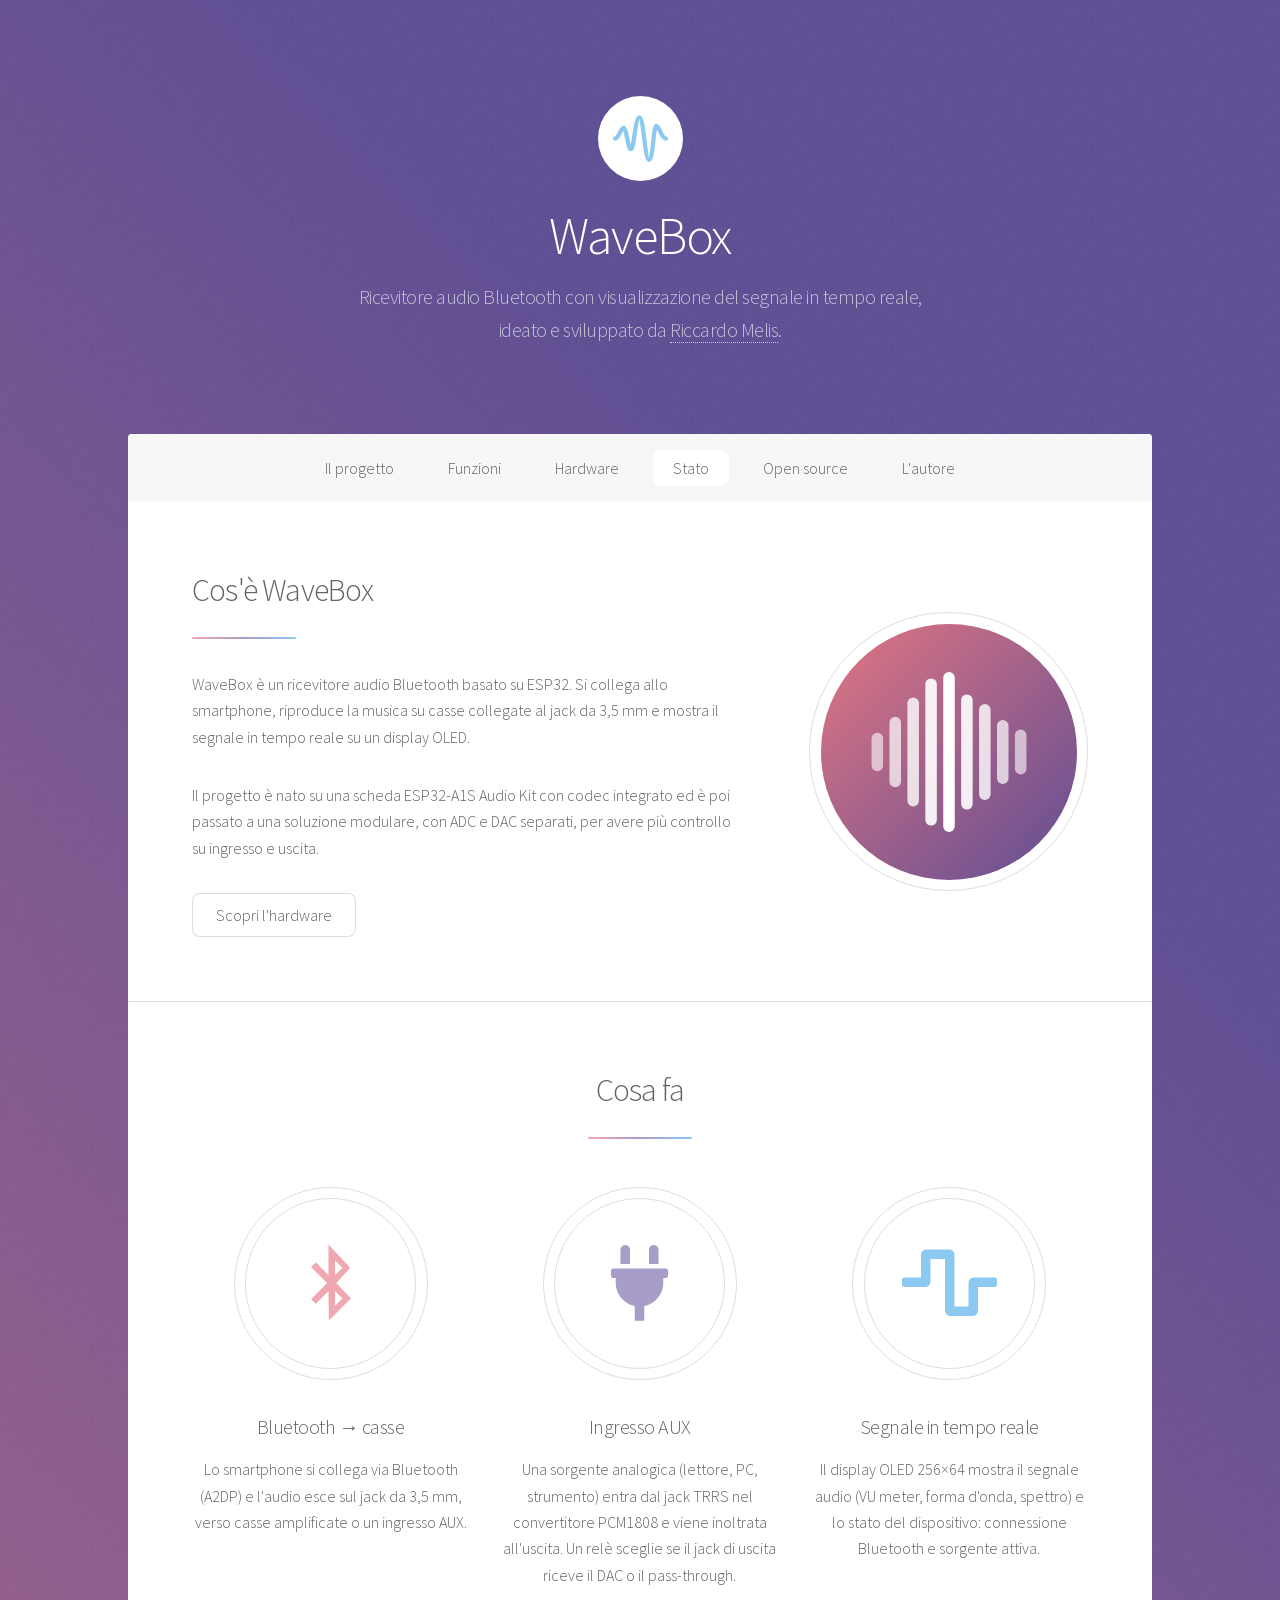
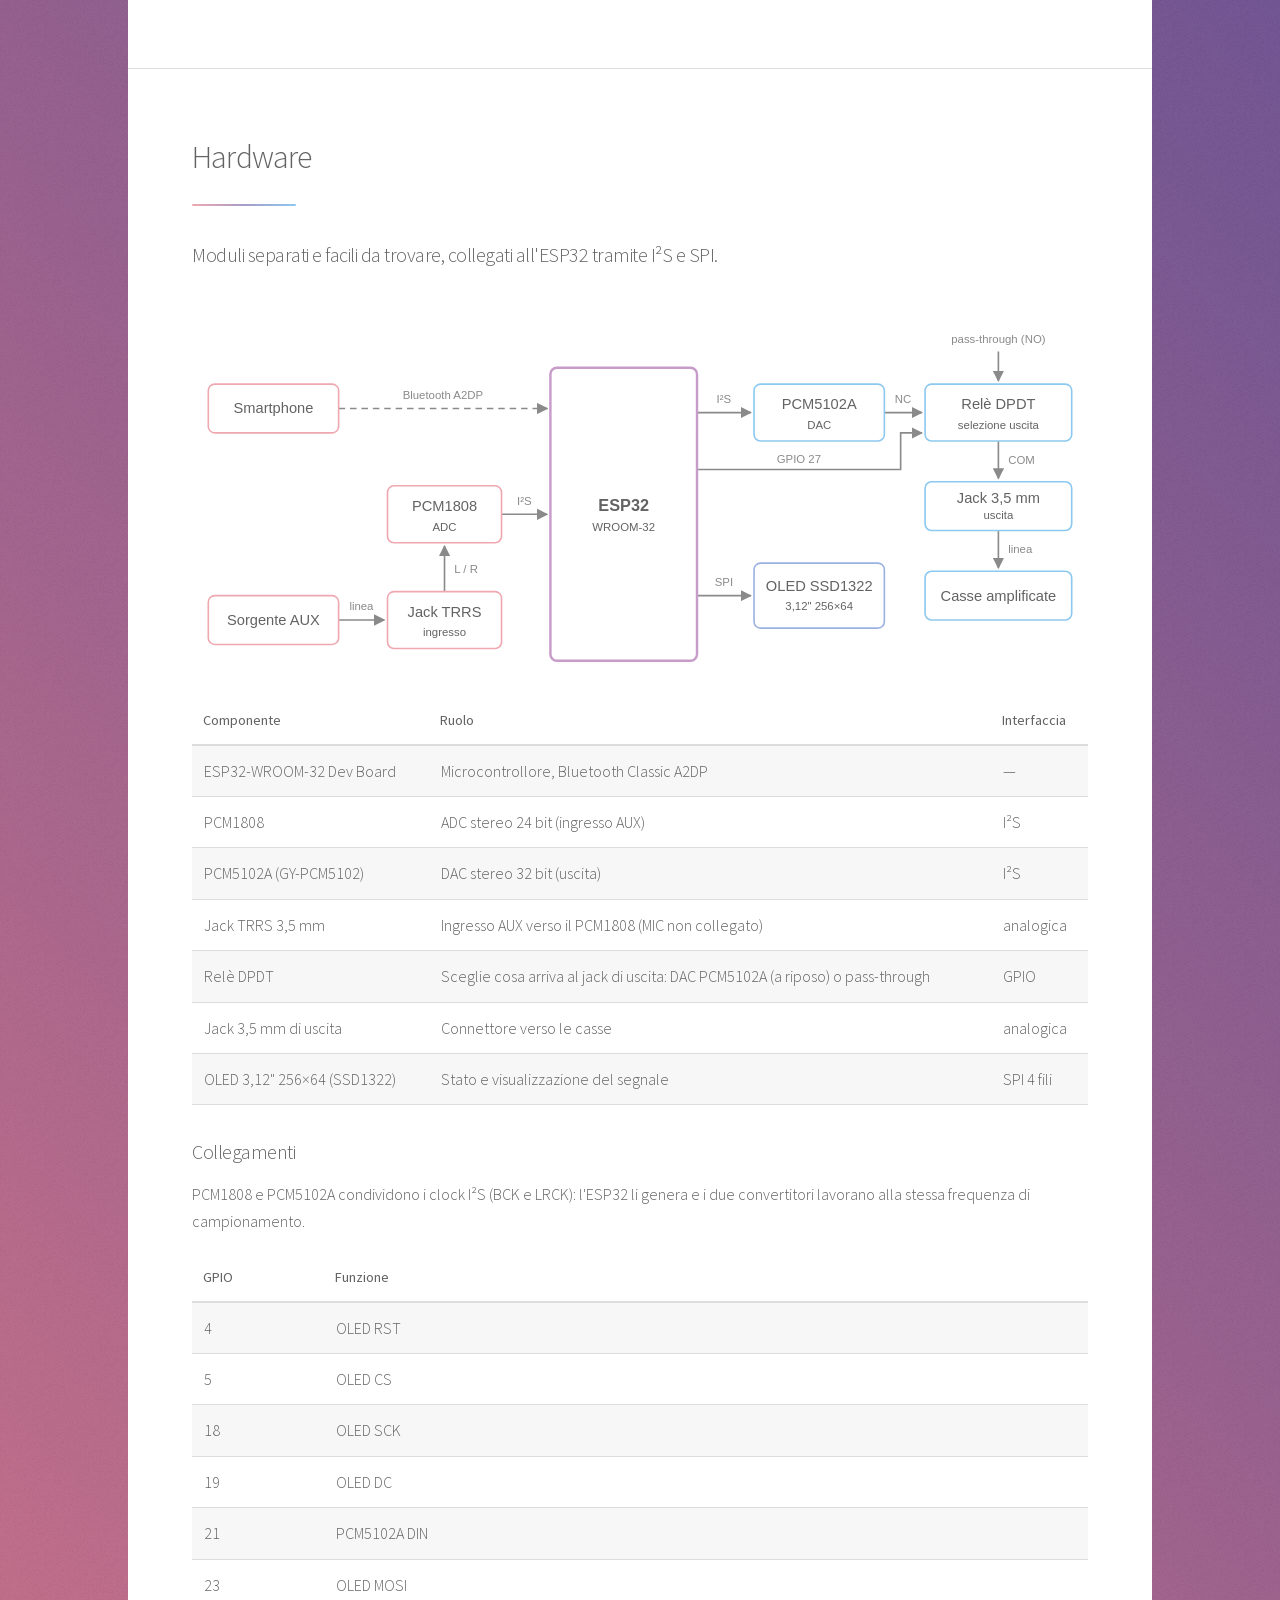
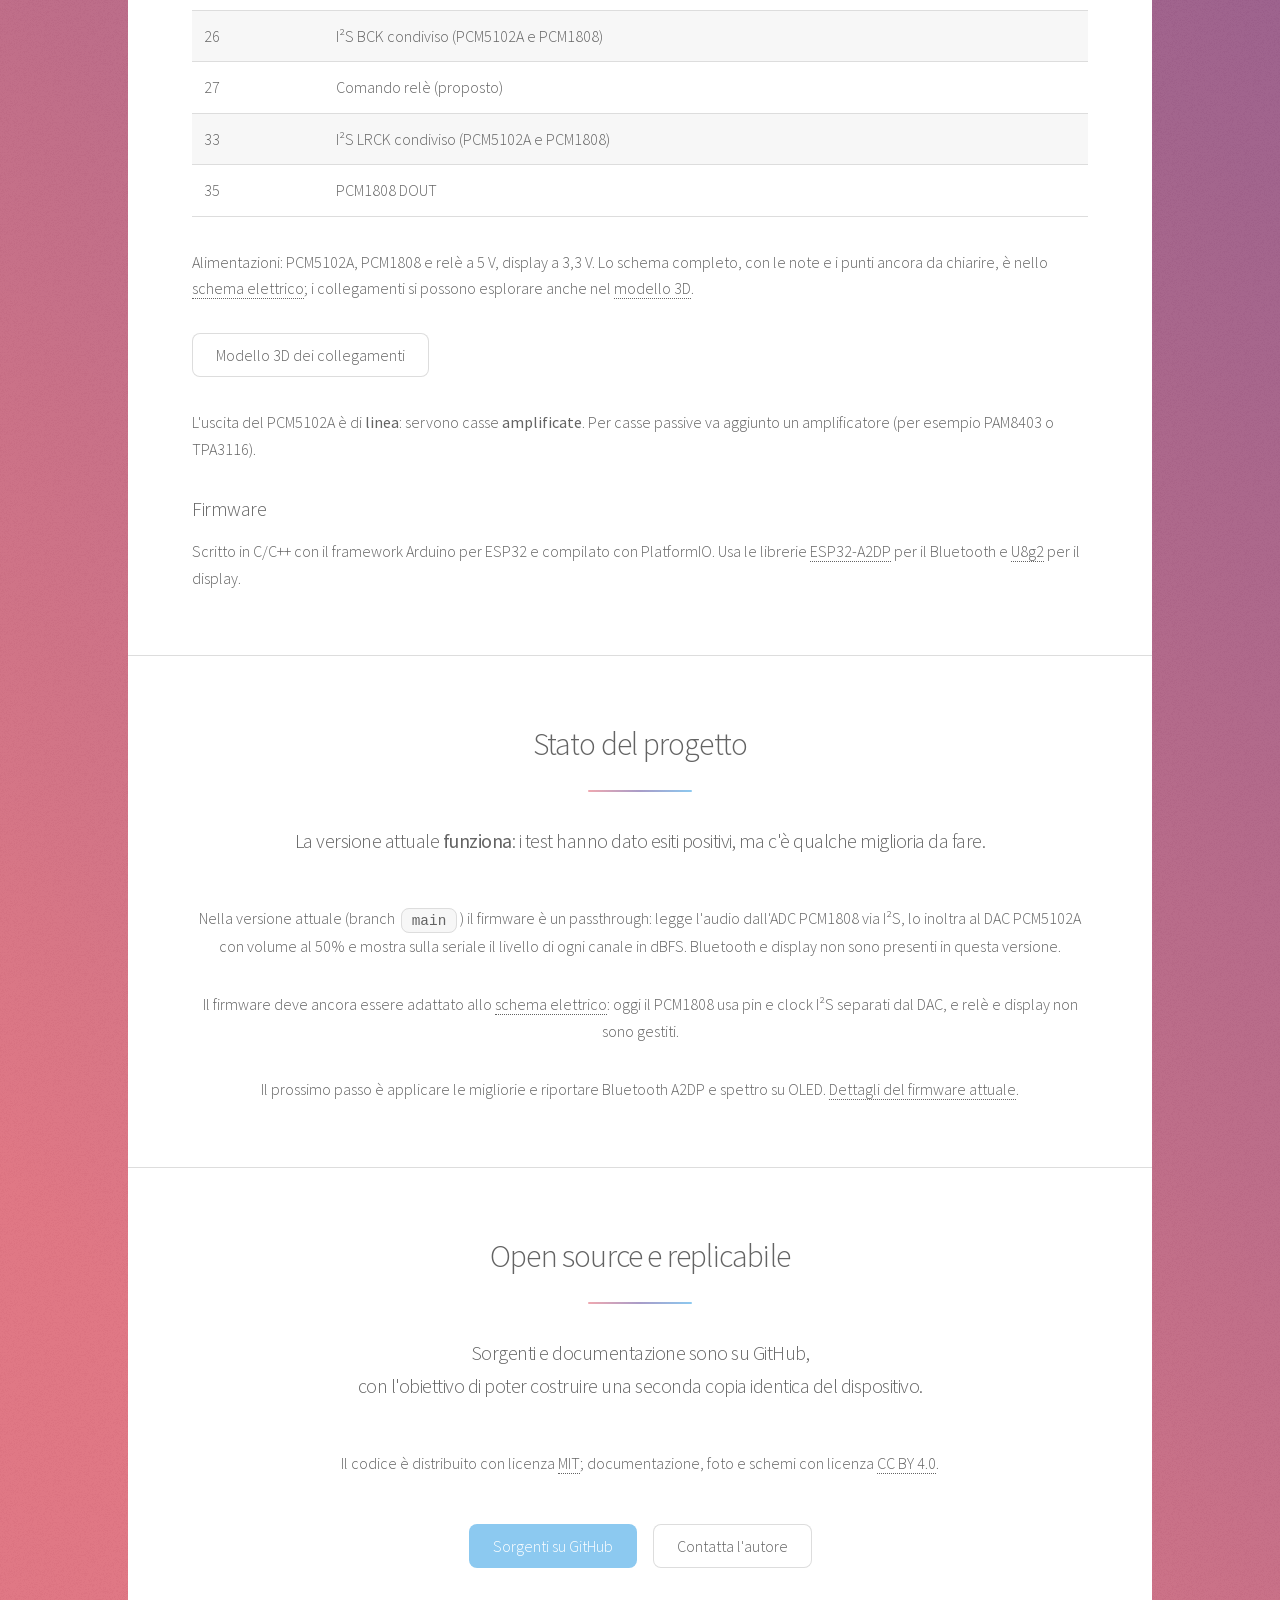
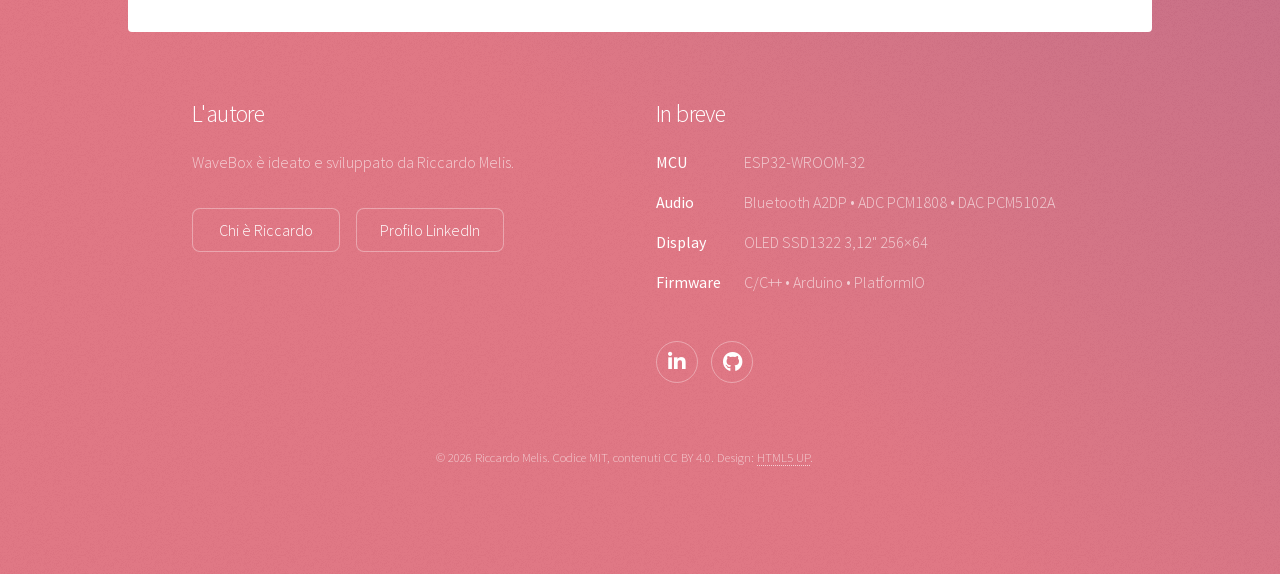
<file: docs/index.html>
<!DOCTYPE HTML>
<!--
	WaveBox - sito del progetto (bozza)
	Basato su Stellar by HTML5 UP
	html5up.net | @ajlkn
	Free for personal and commercial use under the CCA 3.0 license (html5up.net/license)
-->
<html lang="it">
	<head>
		<title>WaveBox – Ricevitore audio Bluetooth con ESP32</title>
		<meta charset="utf-8" />
		<meta name="viewport" content="width=device-width, initial-scale=1" />
		<meta name="description" content="WaveBox: ricevitore audio Bluetooth basato su ESP32, con ingresso AUX e visualizzazione del segnale in tempo reale su display OLED. Ideato e sviluppato da Riccardo Melis." />
		<meta name="author" content="Riccardo Melis" />
		<link rel="icon" type="image/svg+xml" href="images/logo.svg" />
		<link rel="stylesheet" href="assets/css/main.css" />
		<noscript><link rel="stylesheet" href="assets/css/noscript.css" /></noscript>
	</head>
	<body class="is-preload">

		<!-- Wrapper -->
			<div id="wrapper">

				<!-- Header -->
					<header id="header" class="alt">
						<span class="logo"><img src="images/logo.svg" alt="Logo WaveBox" /></span>
						<h1>WaveBox</h1>
						<p>Ricevitore audio Bluetooth con visualizzazione del segnale in tempo reale,<br />
						ideato e sviluppato da <a href="riccardo.html">Riccardo Melis</a>.</p>
					</header>

				<!-- Nav -->
					<nav id="nav">
						<ul>
							<li><a href="#intro" class="active">Il progetto</a></li>
							<li><a href="#funzioni">Funzioni</a></li>
							<li><a href="#hardware">Hardware</a></li>
							<li><a href="#stato">Stato</a></li>
							<li><a href="#open-source">Open source</a></li>
							<li><a href="riccardo.html">L'autore</a></li>
						</ul>
					</nav>

				<!-- Main -->
					<div id="main">

						<!-- Il progetto -->
							<section id="intro" class="main">
								<div class="spotlight">
									<div class="content">
										<header class="major">
											<h2>Cos'è WaveBox</h2>
										</header>
										<p>WaveBox è un ricevitore audio Bluetooth basato su ESP32. Si collega allo smartphone,
										riproduce la musica su casse collegate al jack da 3,5 mm e mostra il segnale in tempo
										reale su un display OLED.</p>
										<p>Il progetto è nato su una scheda ESP32-A1S Audio Kit con codec integrato ed è poi
										passato a una soluzione modulare, con ADC e DAC separati, per avere più controllo
										su ingresso e uscita.</p>
										<ul class="actions">
											<li><a href="#hardware" class="button scrolly">Scopri l'hardware</a></li>
										</ul>
									</div>
									<span class="image"><img src="images/wavebox.svg" alt="Barre di un segnale audio" /></span>
								</div>
							</section>

						<!-- Funzioni -->
							<section id="funzioni" class="main special">
								<header class="major">
									<h2>Cosa fa</h2>
								</header>
								<ul class="features">
									<li>
										<span class="icon brands major style1 fa-bluetooth-b"></span>
										<h3>Bluetooth → casse</h3>
										<p>Lo smartphone si collega via Bluetooth (A2DP) e l'audio esce sul jack da 3,5 mm,
										verso casse amplificate o un ingresso AUX.</p>
									</li>
									<li>
										<span class="icon solid major style3 fa-plug"></span>
										<h3>Ingresso AUX</h3>
										<p>Una sorgente analogica (lettore, PC, strumento) entra dal jack TRRS nel convertitore PCM1808
										e viene inoltrata all'uscita. Un relè sceglie se il jack di uscita riceve il DAC o il pass-through.</p>
									</li>
									<li>
										<span class="icon solid major style5 fa-wave-square"></span>
										<h3>Segnale in tempo reale</h3>
										<p>Il display OLED 256×64 mostra il segnale audio (VU meter, forma d'onda, spettro)
										e lo stato del dispositivo: connessione Bluetooth e sorgente attiva.</p>
									</li>
								</ul>
							</section>

						<!-- Hardware -->
							<section id="hardware" class="main">
								<header class="major">
									<h2>Hardware</h2>
									<p>Moduli separati e facili da trovare, collegati all'ESP32 tramite I²S e SPI.</p>
								</header>
								<span class="image fit"><img src="images/schema-a-blocchi.svg" alt="Schema a blocchi: lo smartphone via Bluetooth e la sorgente AUX tramite jack TRRS e ADC PCM1808 entrano nell'ESP32, che pilota il DAC PCM5102A, il relè di selezione dell'uscita verso il jack e le casse, e il display OLED SSD1322" /></span>
								<div class="table-wrapper">
									<table>
										<thead>
											<tr>
												<th>Componente</th>
												<th>Ruolo</th>
												<th>Interfaccia</th>
											</tr>
										</thead>
										<tbody>
											<tr>
												<td>ESP32-WROOM-32 Dev Board</td>
												<td>Microcontrollore, Bluetooth Classic A2DP</td>
												<td>—</td>
											</tr>
											<tr>
												<td>PCM1808</td>
												<td>ADC stereo 24 bit (ingresso AUX)</td>
												<td>I²S</td>
											</tr>
											<tr>
												<td>PCM5102A (GY-PCM5102)</td>
												<td>DAC stereo 32 bit (uscita)</td>
												<td>I²S</td>
											</tr>
											<tr>
												<td>Jack TRRS 3,5 mm</td>
												<td>Ingresso AUX verso il PCM1808 (MIC non collegato)</td>
												<td>analogica</td>
											</tr>
											<tr>
												<td>Relè DPDT</td>
												<td>Sceglie cosa arriva al jack di uscita: DAC PCM5102A (a riposo) o pass-through</td>
												<td>GPIO</td>
											</tr>
											<tr>
												<td>Jack 3,5 mm di uscita</td>
												<td>Connettore verso le casse</td>
												<td>analogica</td>
											</tr>
											<tr>
												<td>OLED 3,12" 256×64 (SSD1322)</td>
												<td>Stato e visualizzazione del segnale</td>
												<td>SPI 4 fili</td>
											</tr>
										</tbody>
									</table>
								</div>
								<h3>Collegamenti</h3>
								<p>PCM1808 e PCM5102A condividono i clock I²S (BCK e LRCK): l'ESP32 li genera e i due
								convertitori lavorano alla stessa frequenza di campionamento.</p>
								<div class="table-wrapper">
									<table>
										<thead>
											<tr>
												<th>GPIO</th>
												<th>Funzione</th>
											</tr>
										</thead>
										<tbody>
											<tr><td>4</td><td>OLED RST</td></tr>
											<tr><td>5</td><td>OLED CS</td></tr>
											<tr><td>18</td><td>OLED SCK</td></tr>
											<tr><td>19</td><td>OLED DC</td></tr>
											<tr><td>21</td><td>PCM5102A DIN</td></tr>
											<tr><td>23</td><td>OLED MOSI</td></tr>
											<tr><td>26</td><td>I²S BCK condiviso (PCM5102A e PCM1808)</td></tr>
											<tr><td>27</td><td>Comando relè (proposto)</td></tr>
											<tr><td>33</td><td>I²S LRCK condiviso (PCM5102A e PCM1808)</td></tr>
											<tr><td>35</td><td>PCM1808 DOUT</td></tr>
										</tbody>
									</table>
								</div>
								<p>Alimentazioni: PCM5102A, PCM1808 e relè a 5 V, display a 3,3 V.
								Lo schema completo, con le note e i punti ancora da chiarire, è nello
								<a href="schema_elettrico.html">schema elettrico</a>; i collegamenti si possono esplorare anche
								nel <a href="schema_3d.html">modello 3D</a>.</p>
								<ul class="actions">
									<li><a href="schema_3d.html" class="button">Modello 3D dei collegamenti</a></li>
								</ul>
								<p>L'uscita del PCM5102A è di <strong>linea</strong>: servono casse <strong>amplificate</strong>.
								Per casse passive va aggiunto un amplificatore (per esempio PAM8403 o TPA3116).</p>
								<h3>Firmware</h3>
								<p>Scritto in C/C++ con il framework Arduino per ESP32 e compilato con PlatformIO.
								Usa le librerie <a href="https://github.com/pschatzmann/ESP32-A2DP">ESP32-A2DP</a> per il
								Bluetooth e <a href="https://github.com/olikraus/u8g2">U8g2</a> per il display.</p>
							</section>

						<!-- Stato -->
							<section id="stato" class="main special">
								<header class="major">
									<h2>Stato del progetto</h2>
									<p>La versione attuale <strong>funziona</strong>: i test hanno dato esiti positivi, ma c'è qualche miglioria da fare.</p>
								</header>
								<p>Nella versione attuale (branch <code>main</code>) il firmware è un passthrough: legge l'audio dall'ADC PCM1808 via I²S,
								lo inoltra al DAC PCM5102A con volume al 50% e mostra sulla seriale il livello di ogni canale in dBFS.
								Bluetooth e display non sono presenti in questa versione.</p>
								<p>Il firmware deve ancora essere adattato allo <a href="schema_elettrico.html">schema elettrico</a>: oggi il PCM1808 usa pin e clock I²S separati
								dal DAC, e relè e display non sono gestiti.</p>
								<p>Il prossimo passo è applicare le migliorie e riportare Bluetooth A2DP e spettro su OLED.
								<a href="tentativo_08.html">Dettagli del firmware attuale</a>.</p>
							</section>

						<!-- Open source -->
							<section id="open-source" class="main special">
								<header class="major">
									<h2>Open source e replicabile</h2>
									<p>Sorgenti e documentazione sono su GitHub,<br />
									con l'obiettivo di poter costruire una seconda copia identica del dispositivo.</p>
								</header>
								<p>Il codice è distribuito con licenza <a href="https://opensource.org/license/mit">MIT</a>;
								documentazione, foto e schemi con licenza <a href="https://creativecommons.org/licenses/by/4.0/deed.it">CC BY 4.0</a>.</p>
								<footer class="major">
									<ul class="actions special">
										<li><a href="https://github.com/RikyM06/WaveBox" class="button primary">Sorgenti su GitHub</a></li>
										<li><a href="https://www.linkedin.com/in/rikym06" class="button">Contatta l'autore</a></li>
									</ul>
								</footer>
							</section>

					</div>

				<!-- Footer -->
					<footer id="footer">
						<section>
							<h2>L'autore</h2>
							<p>WaveBox è ideato e sviluppato da Riccardo Melis.</p>
							<ul class="actions">
								<li><a href="riccardo.html" class="button">Chi è Riccardo</a></li>
								<li><a href="https://www.linkedin.com/in/rikym06" class="button">Profilo LinkedIn</a></li>
							</ul>
						</section>
						<section>
							<h2>In breve</h2>
							<dl class="alt">
								<dt>MCU</dt>
								<dd>ESP32-WROOM-32</dd>
								<dt>Audio</dt>
								<dd>Bluetooth A2DP &bull; ADC PCM1808 &bull; DAC PCM5102A</dd>
								<dt>Display</dt>
								<dd>OLED SSD1322 3,12" 256×64</dd>
								<dt>Firmware</dt>
								<dd>C/C++ &bull; Arduino &bull; PlatformIO</dd>
							</dl>
							<ul class="icons">
								<li><a href="https://www.linkedin.com/in/rikym06" class="icon brands fa-linkedin-in alt"><span class="label">LinkedIn</span></a></li>
								<li><a href="https://github.com/RikyM06/WaveBox" class="icon brands fa-github alt"><span class="label">GitHub</span></a></li>
							</ul>
						</section>
						<p class="copyright">&copy; 2026 Riccardo Melis. Codice MIT, contenuti CC BY 4.0. Design: <a href="https://html5up.net">HTML5 UP</a>.</p>
					</footer>

			</div>

		<!-- Scripts -->
			<script src="assets/js/jquery.min.js"></script>
			<script src="assets/js/jquery.scrollex.min.js"></script>
			<script src="assets/js/jquery.scrolly.min.js"></script>
			<script src="assets/js/browser.min.js"></script>
			<script src="assets/js/breakpoints.min.js"></script>
			<script src="assets/js/util.js"></script>
			<script src="assets/js/main.js"></script>

	</body>
</html>
<!-- Data ultimo aggiornamento: 21/10/2026 -->
</file>
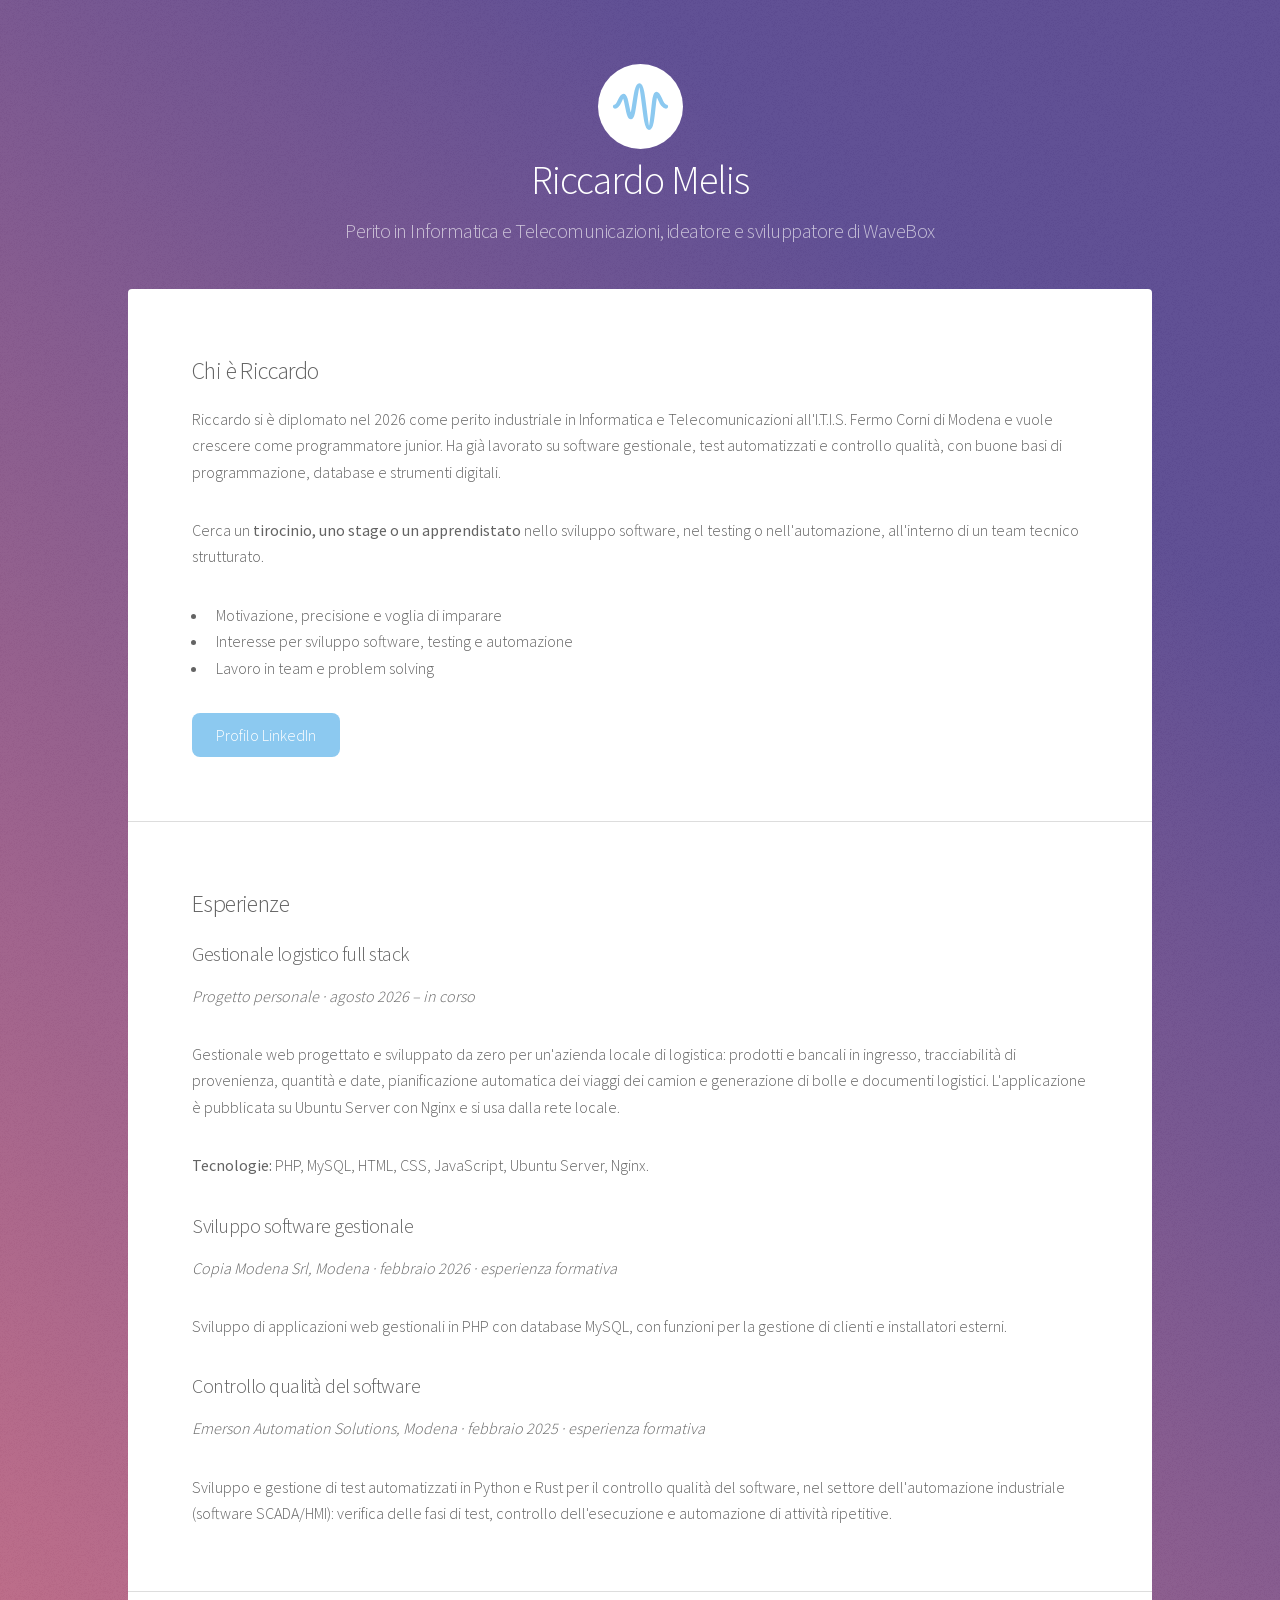
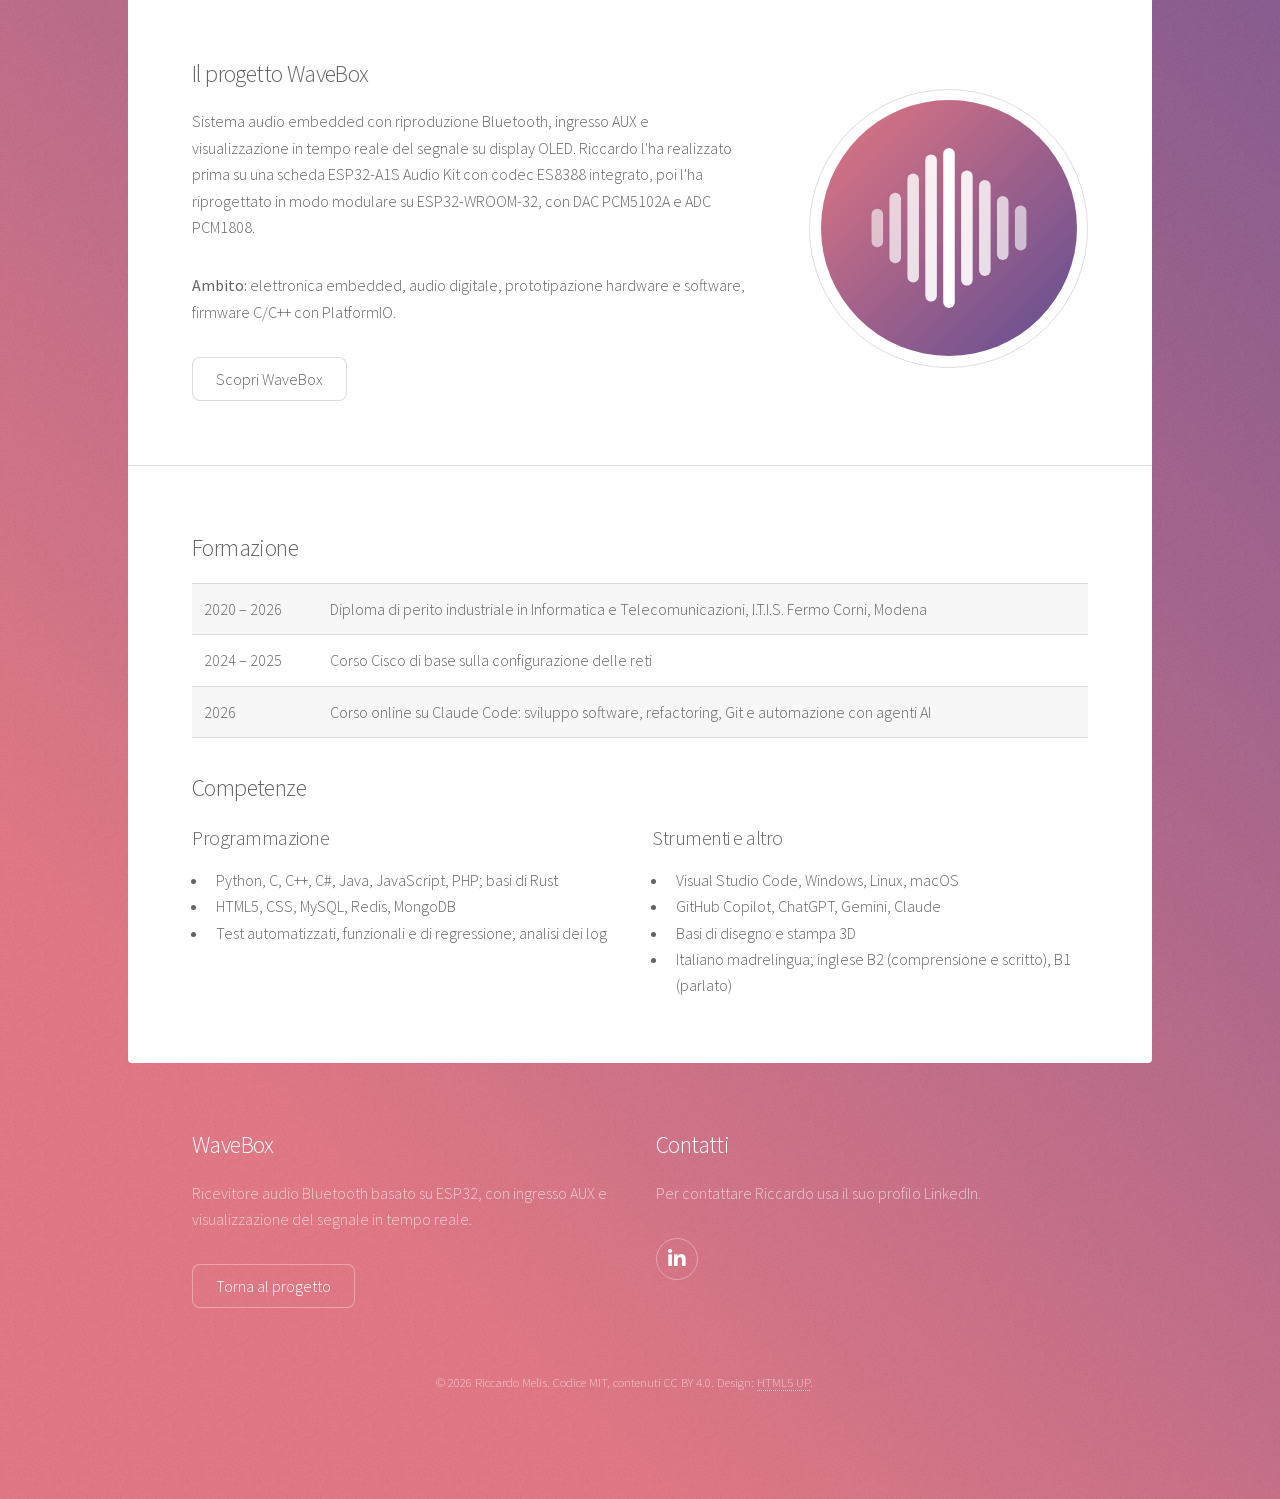
<file: docs/riccardo.html>
<!DOCTYPE HTML>
<!--
	WaveBox - pagina dell'autore (bozza)
	Basato su Stellar by HTML5 UP
	html5up.net | @ajlkn
	Free for personal and commercial use under the CCA 3.0 license (html5up.net/license)
-->
<html lang="it">
	<head>
		<title>Riccardo Melis – Autore di WaveBox</title>
		<meta charset="utf-8" />
		<meta name="viewport" content="width=device-width, initial-scale=1" />
		<meta name="description" content="Riccardo Melis, perito in Informatica e Telecomunicazioni: sviluppo software, testing automatizzato ed elettronica embedded. Ideatore e sviluppatore di WaveBox." />
		<meta name="author" content="Riccardo Melis" />
		<link rel="icon" type="image/svg+xml" href="images/logo.svg" />
		<link rel="stylesheet" href="assets/css/main.css" />
		<noscript><link rel="stylesheet" href="assets/css/noscript.css" /></noscript>
	</head>
	<body class="is-preload">

		<!-- Wrapper -->
			<div id="wrapper">

				<!-- Header -->
					<header id="header">
						<span class="logo"><img src="images/logo.svg" alt="Logo WaveBox" /></span>
						<h1>Riccardo Melis</h1>
						<p>Perito in Informatica e Telecomunicazioni, ideatore e sviluppatore di WaveBox</p>
					</header>

				<!-- Main -->
					<div id="main">

						<!-- Profilo -->
							<section id="profilo" class="main">
								<h2>Chi è Riccardo</h2>
								<p>Riccardo si è diplomato nel 2026 come perito industriale in Informatica e Telecomunicazioni
								all'I.T.I.S. Fermo Corni di Modena e vuole crescere come programmatore junior.
								Ha già lavorato su software gestionale, test automatizzati e controllo qualità, con buone basi
								di programmazione, database e strumenti digitali.</p>
								<p>Cerca un <strong>tirocinio, uno stage o un apprendistato</strong> nello sviluppo software,
								nel testing o nell'automazione, all'interno di un team tecnico strutturato.</p>
								<ul>
									<li>Motivazione, precisione e voglia di imparare</li>
									<li>Interesse per sviluppo software, testing e automazione</li>
									<li>Lavoro in team e problem solving</li>
								</ul>
								<ul class="actions">
									<li><a href="https://www.linkedin.com/in/rikym06" class="button primary">Profilo LinkedIn</a></li>
								</ul>
							</section>

						<!-- Esperienze -->
							<section id="esperienze" class="main">
								<h2>Esperienze</h2>

								<h3>Gestionale logistico full stack</h3>
								<p><em>Progetto personale · agosto 2026 – in corso</em></p>
								<p>Gestionale web progettato e sviluppato da zero per un'azienda locale di logistica:
								prodotti e bancali in ingresso, tracciabilità di provenienza, quantità e date,
								pianificazione automatica dei viaggi dei camion e generazione di bolle e documenti logistici.
								L'applicazione è pubblicata su Ubuntu Server con Nginx e si usa dalla rete locale.</p>
								<p><strong>Tecnologie:</strong> PHP, MySQL, HTML, CSS, JavaScript, Ubuntu Server, Nginx.</p>

								<h3>Sviluppo software gestionale</h3>
								<p><em>Copia Modena Srl, Modena · febbraio 2026 · esperienza formativa</em></p>
								<p>Sviluppo di applicazioni web gestionali in PHP con database MySQL, con funzioni per
								la gestione di clienti e installatori esterni.</p>

								<h3>Controllo qualità del software</h3>
								<p><em>Emerson Automation Solutions, Modena · febbraio 2025 · esperienza formativa</em></p>
								<p>Sviluppo e gestione di test automatizzati in Python e Rust per il controllo qualità del
								software, nel settore dell'automazione industriale (software SCADA/HMI): verifica delle fasi
								di test, controllo dell'esecuzione e automazione di attività ripetitive.</p>
							</section>

						<!-- WaveBox -->
							<section id="wavebox" class="main">
								<div class="spotlight">
									<div class="content">
										<h2>Il progetto WaveBox</h2>
										<p>Sistema audio embedded con riproduzione Bluetooth, ingresso AUX e visualizzazione
										in tempo reale del segnale su display OLED. Riccardo l'ha realizzato prima su una scheda
										ESP32-A1S Audio Kit con codec ES8388 integrato, poi l'ha riprogettato in modo modulare
										su ESP32-WROOM-32, con DAC PCM5102A e ADC PCM1808.</p>
										<p><strong>Ambito:</strong> elettronica embedded, audio digitale, prototipazione
										hardware e software, firmware C/C++ con PlatformIO.</p>
										<ul class="actions">
											<li><a href="index.html" class="button">Scopri WaveBox</a></li>
										</ul>
									</div>
									<span class="image"><img src="images/wavebox.svg" alt="Barre di un segnale audio" /></span>
								</div>
							</section>

						<!-- Formazione e competenze -->
							<section id="formazione" class="main">
								<h2>Formazione</h2>
								<div class="table-wrapper">
									<table>
										<tbody>
											<tr>
												<td>2020 – 2026</td>
												<td>Diploma di perito industriale in Informatica e Telecomunicazioni, I.T.I.S. Fermo Corni, Modena</td>
											</tr>
											<tr>
												<td>2024 – 2025</td>
												<td>Corso Cisco di base sulla configurazione delle reti</td>
											</tr>
											<tr>
												<td>2026</td>
												<td>Corso online su Claude Code: sviluppo software, refactoring, Git e automazione con agenti AI</td>
											</tr>
										</tbody>
									</table>
								</div>

								<h2>Competenze</h2>
								<div class="row">
									<div class="col-6 col-12-medium">
										<h3>Programmazione</h3>
										<ul>
											<li>Python, C, C++, C#, Java, JavaScript, PHP; basi di Rust</li>
											<li>HTML5, CSS, MySQL, Redis, MongoDB</li>
											<li>Test automatizzati, funzionali e di regressione; analisi dei log</li>
										</ul>
									</div>
									<div class="col-6 col-12-medium">
										<h3>Strumenti e altro</h3>
										<ul>
											<li>Visual Studio Code, Windows, Linux, macOS</li>
											<li>GitHub Copilot, ChatGPT, Gemini, Claude</li>
											<li>Basi di disegno e stampa 3D</li>
											<li>Italiano madrelingua; inglese B2 (comprensione e scritto), B1 (parlato)</li>
										</ul>
									</div>
								</div>
							</section>

					</div>

				<!-- Footer -->
					<footer id="footer">
						<section>
							<h2>WaveBox</h2>
							<p>Ricevitore audio Bluetooth basato su ESP32, con ingresso AUX e visualizzazione del segnale in tempo reale.</p>
							<ul class="actions">
								<li><a href="index.html" class="button">Torna al progetto</a></li>
							</ul>
						</section>
						<section>
							<h2>Contatti</h2>
							<p>Per contattare Riccardo usa il suo profilo LinkedIn.</p>
							<ul class="icons">
								<li><a href="https://www.linkedin.com/in/rikym06" class="icon brands fa-linkedin-in alt"><span class="label">LinkedIn</span></a></li>
							</ul>
						</section>
						<p class="copyright">&copy; 2026 Riccardo Melis. Codice MIT, contenuti CC BY 4.0. Design: <a href="https://html5up.net">HTML5 UP</a>.</p>
					</footer>

			</div>

		<!-- Scripts -->
			<script src="assets/js/jquery.min.js"></script>
			<script src="assets/js/jquery.scrollex.min.js"></script>
			<script src="assets/js/jquery.scrolly.min.js"></script>
			<script src="assets/js/browser.min.js"></script>
			<script src="assets/js/breakpoints.min.js"></script>
			<script src="assets/js/util.js"></script>
			<script src="assets/js/main.js"></script>

	</body>
</html>
<!-- Data ultimo aggiornamento: 18/10/2026 15:33 -->
</file>
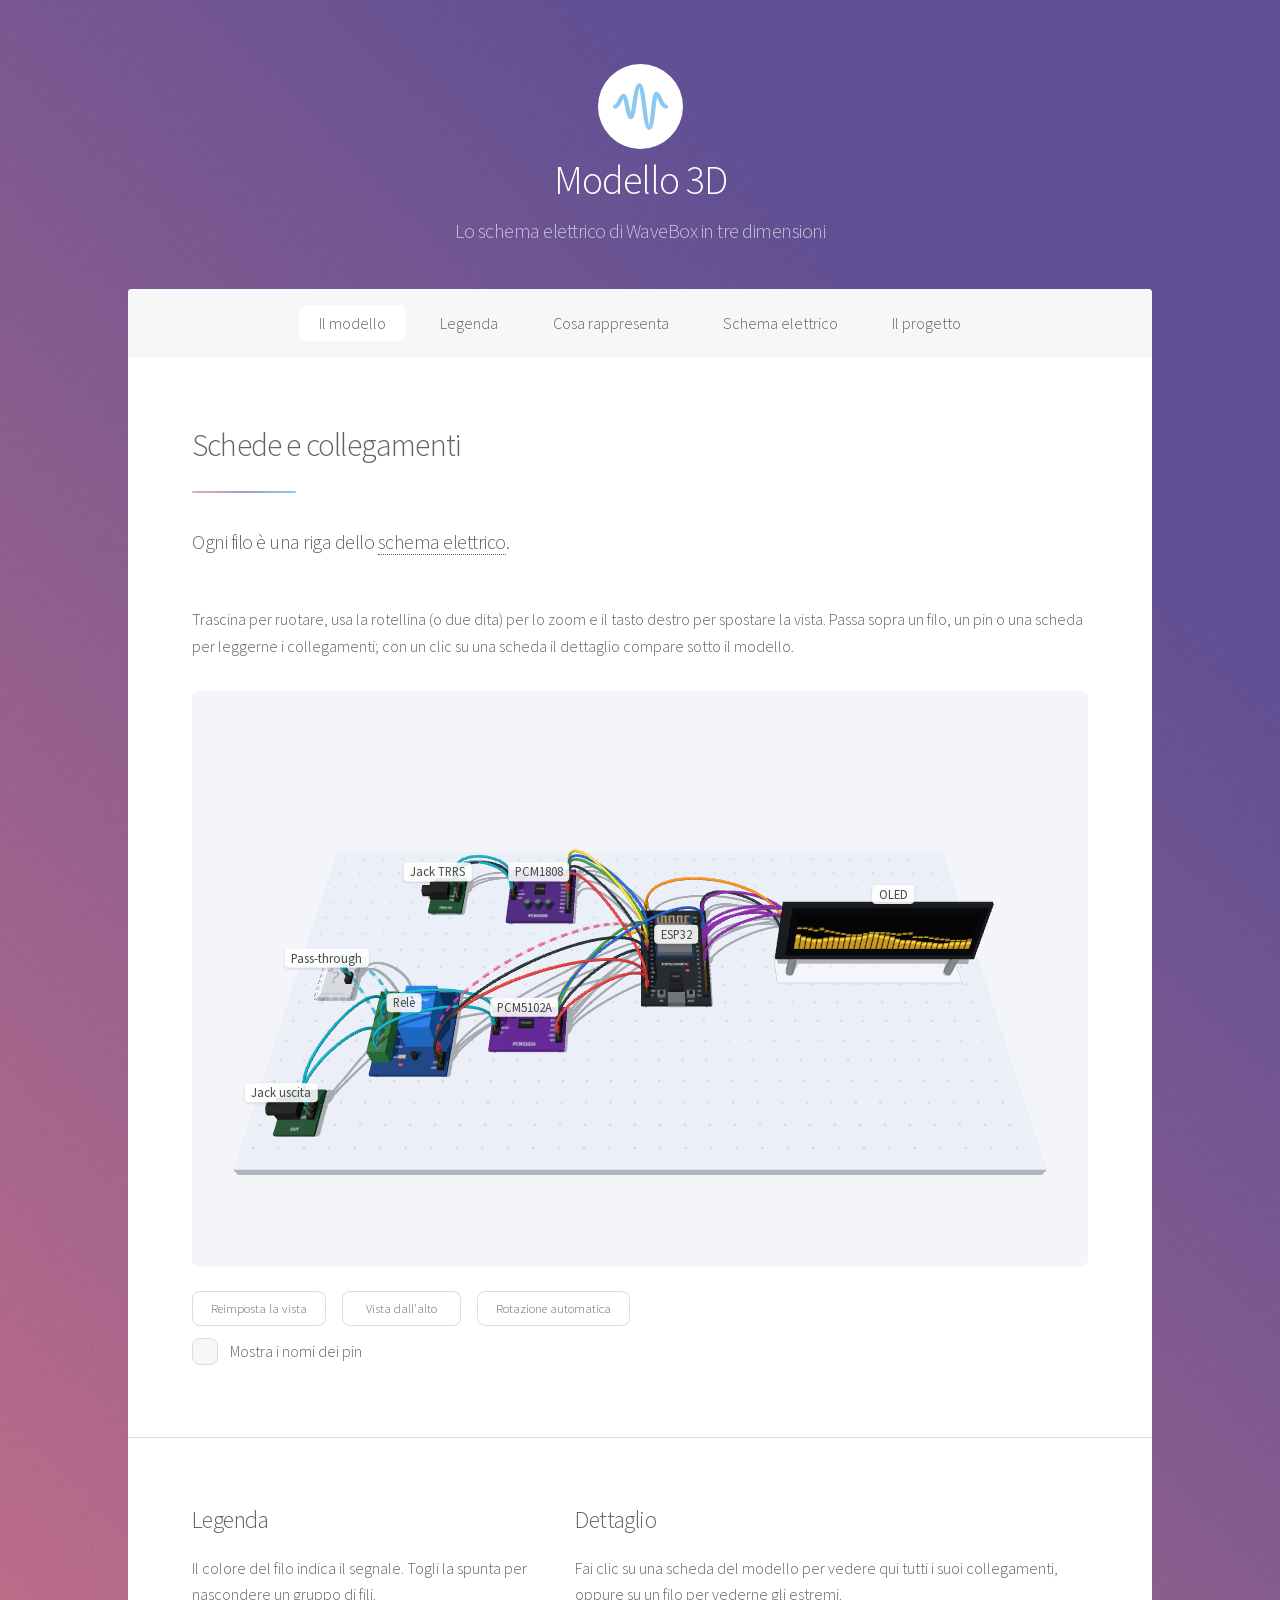
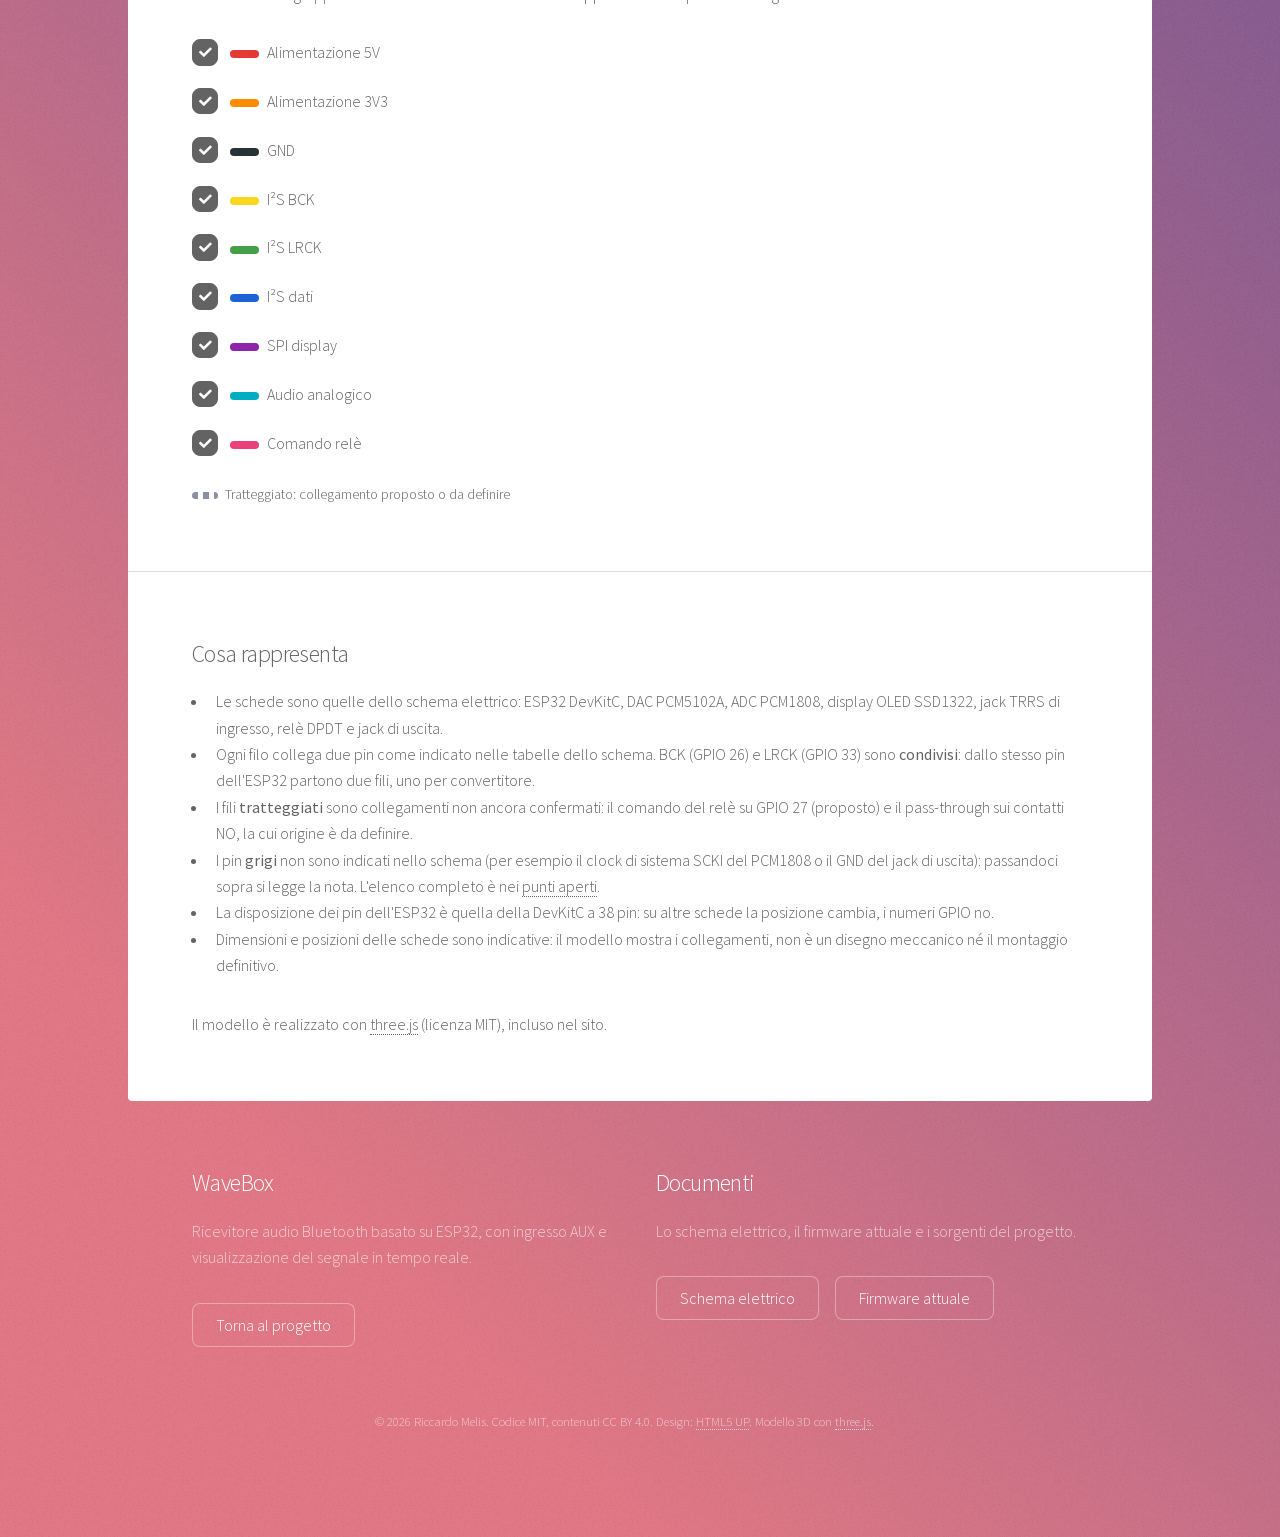
<file: docs/schema_3d.html>
<!DOCTYPE HTML>
<!--
	WaveBox - modello 3D dello schema elettrico
	I collegamenti sono in assets/js/schema3d.js: quando cambia docs/schema_elettrico.md, aggiornare anche quel file.
	Basato su Stellar by HTML5 UP
	html5up.net | @ajlkn
	Free for personal and commercial use under the CCA 3.0 license (html5up.net/license)
-->
<html lang="it">
	<head>
		<title>Modello 3D – WaveBox</title>
		<meta charset="utf-8" />
		<meta name="viewport" content="width=device-width, initial-scale=1" />
		<meta name="description" content="Modello 3D interattivo dello schema elettrico di WaveBox: ESP32, DAC PCM5102A, ADC PCM1808, display OLED SSD1322, jack e relè DPDT con tutti i collegamenti." />
		<meta name="author" content="Riccardo Melis" />
		<link rel="icon" type="image/svg+xml" href="images/logo.svg" />
		<link rel="stylesheet" href="assets/css/main.css" />
		<link rel="stylesheet" href="assets/css/schema3d.css" />
		<noscript><link rel="stylesheet" href="assets/css/noscript.css" /></noscript>
		<script type="importmap">
			{
				"imports": {
					"three": "./assets/js/three/three.module.js",
					"three/addons/": "./assets/js/three/addons/"
				}
			}
		</script>
	</head>
	<body class="is-preload">

		<!-- Wrapper -->
			<div id="wrapper">

				<!-- Header -->
					<header id="header">
						<span class="logo"><img src="images/logo.svg" alt="Logo WaveBox" /></span>
						<h1>Modello 3D</h1>
						<p>Lo schema elettrico di WaveBox in tre dimensioni</p>
					</header>

				<!-- Nav -->
					<nav id="nav">
						<ul>
							<li><a href="#modello" class="active">Il modello</a></li>
							<li><a href="#legenda">Legenda</a></li>
							<li><a href="#note">Cosa rappresenta</a></li>
							<li><a href="schema_elettrico.html">Schema elettrico</a></li>
							<li><a href="index.html">Il progetto</a></li>
						</ul>
					</nav>

				<!-- Main -->
					<div id="main">

						<!-- Modello -->
							<section id="modello" class="main">
								<header class="major">
									<h2>Schede e collegamenti</h2>
									<p>Ogni filo è una riga dello <a href="schema_elettrico.html">schema elettrico</a>.</p>
								</header>
								<p>Trascina per ruotare, usa la rotellina (o due dita) per lo zoom e il tasto destro per spostare la vista.
								Passa sopra un filo, un pin o una scheda per leggerne i collegamenti; con un clic su una scheda
								il dettaglio compare sotto il modello.</p>
								<div id="scena-3d">
									<p class="attesa-3d">Caricamento del modello 3D…</p>
									<noscript><p class="attesa-3d">Per vedere il modello 3D serve JavaScript. I collegamenti sono nelle tabelle dello <a href="schema_elettrico.html">schema elettrico</a>.</p></noscript>
									<div id="tooltip-3d" hidden></div>
								</div>
								<div class="comandi-3d">
									<ul class="actions">
										<li><a href="#modello" id="vista-reset" class="button small">Reimposta la vista</a></li>
										<li><a href="#modello" id="vista-alto" class="button small">Vista dall'alto</a></li>
										<li><a href="#modello" id="rotazione" class="button small">Rotazione automatica</a></li>
									</ul>
									<input type="checkbox" id="nomi-pin" />
									<label for="nomi-pin">Mostra i nomi dei pin</label>
								</div>
							</section>

						<!-- Legenda e dettaglio -->
							<section id="legenda" class="main">
								<div class="row">
									<div class="col-5 col-12-medium">
										<h2>Legenda</h2>
										<p>Il colore del filo indica il segnale. Togli la spunta per nascondere un gruppo di fili.</p>
										<ul id="legenda-3d" class="legenda-3d"></ul>
									</div>
									<div class="col-7 col-12-medium">
										<div id="info-3d">
											<h2>Dettaglio</h2>
											<p>Fai clic su una scheda del modello per vedere qui tutti i suoi collegamenti,
											oppure su un filo per vederne gli estremi.</p>
										</div>
									</div>
								</div>
							</section>

						<!-- Cosa rappresenta -->
							<section id="note" class="main">
								<h2>Cosa rappresenta</h2>
								<ul>
									<li>Le schede sono quelle dello schema elettrico: ESP32 DevKitC, DAC PCM5102A, ADC PCM1808,
									display OLED SSD1322, jack TRRS di ingresso, relè DPDT e jack di uscita.</li>
									<li>Ogni filo collega due pin come indicato nelle tabelle dello schema. BCK (GPIO 26) e LRCK (GPIO 33)
									sono <strong>condivisi</strong>: dallo stesso pin dell'ESP32 partono due fili, uno per convertitore.</li>
									<li>I fili <strong>tratteggiati</strong> sono collegamenti non ancora confermati: il comando del relè
									su GPIO 27 (proposto) e il pass-through sui contatti NO, la cui origine è da definire.</li>
									<li>I pin <strong>grigi</strong> non sono indicati nello schema (per esempio il clock di sistema SCKI
									del PCM1808 o il GND del jack di uscita): passandoci sopra si legge la nota.
									L'elenco completo è nei <a href="schema_elettrico.html#punti-aperti">punti aperti</a>.</li>
									<li>La disposizione dei pin dell'ESP32 è quella della DevKitC a 38 pin: su altre schede la posizione
									cambia, i numeri GPIO no.</li>
									<li>Dimensioni e posizioni delle schede sono indicative: il modello mostra i collegamenti, non è un
									disegno meccanico né il montaggio definitivo.</li>
								</ul>
								<p>Il modello è realizzato con <a href="https://threejs.org/">three.js</a> (licenza MIT), incluso nel sito.</p>
							</section>

					</div>

				<!-- Footer -->
					<footer id="footer">
						<section>
							<h2>WaveBox</h2>
							<p>Ricevitore audio Bluetooth basato su ESP32, con ingresso AUX e visualizzazione del segnale in tempo reale.</p>
							<ul class="actions">
								<li><a href="index.html" class="button">Torna al progetto</a></li>
							</ul>
						</section>
						<section>
							<h2>Documenti</h2>
							<p>Lo schema elettrico, il firmware attuale e i sorgenti del progetto.</p>
							<ul class="actions">
								<li><a href="schema_elettrico.html" class="button">Schema elettrico</a></li>
								<li><a href="tentativo_08.html" class="button">Firmware attuale</a></li>
							</ul>
						</section>
						<p class="copyright">&copy; 2026 Riccardo Melis. Codice MIT, contenuti CC BY 4.0. Design: <a href="https://html5up.net">HTML5 UP</a>. Modello 3D con <a href="https://threejs.org/">three.js</a>.</p>
					</footer>

			</div>

		<!-- Scripts -->
			<script src="assets/js/jquery.min.js"></script>
			<script src="assets/js/jquery.scrollex.min.js"></script>
			<script src="assets/js/jquery.scrolly.min.js"></script>
			<script src="assets/js/browser.min.js"></script>
			<script src="assets/js/breakpoints.min.js"></script>
			<script src="assets/js/util.js"></script>
			<script src="assets/js/main.js"></script>
			<script type="module" src="assets/js/schema3d.js"></script>

	</body>
</html>
<!-- Data ultimo aggiornamento: 21/10/2026 22:30 -->
</file>
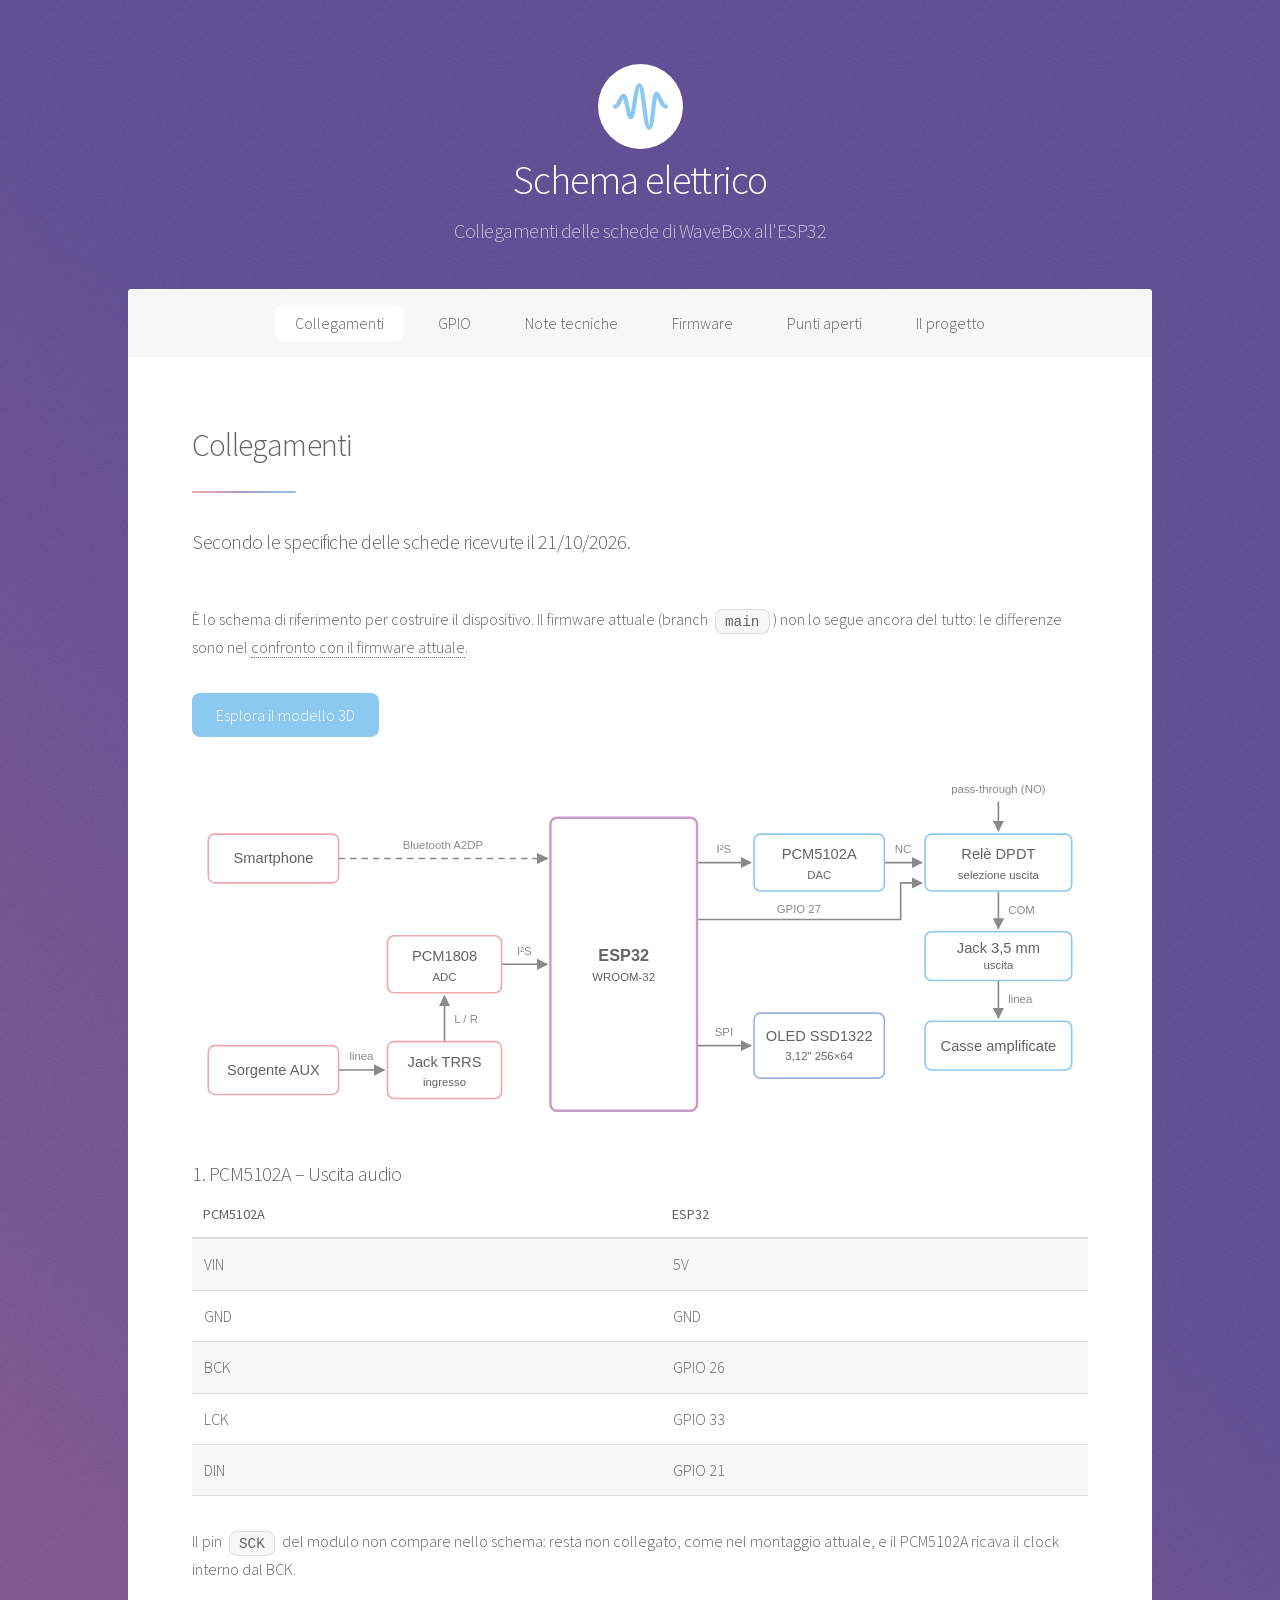
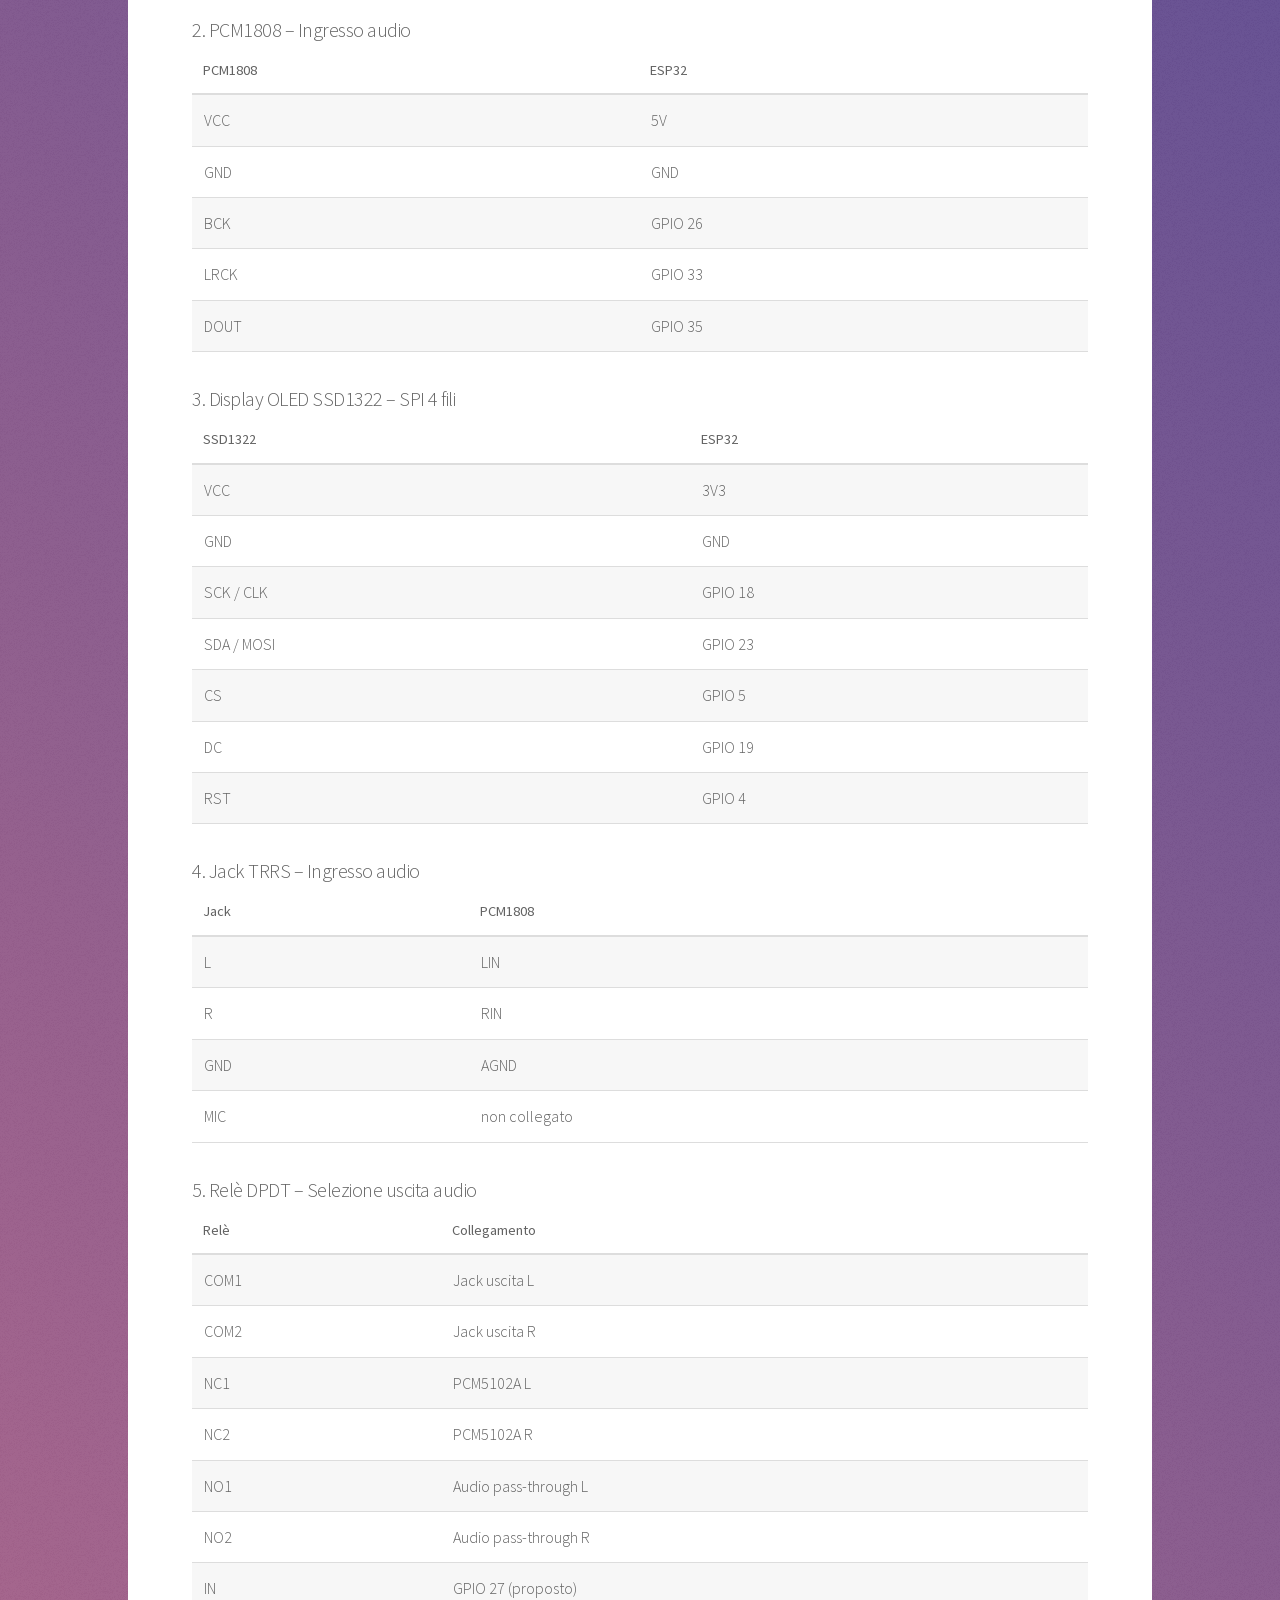
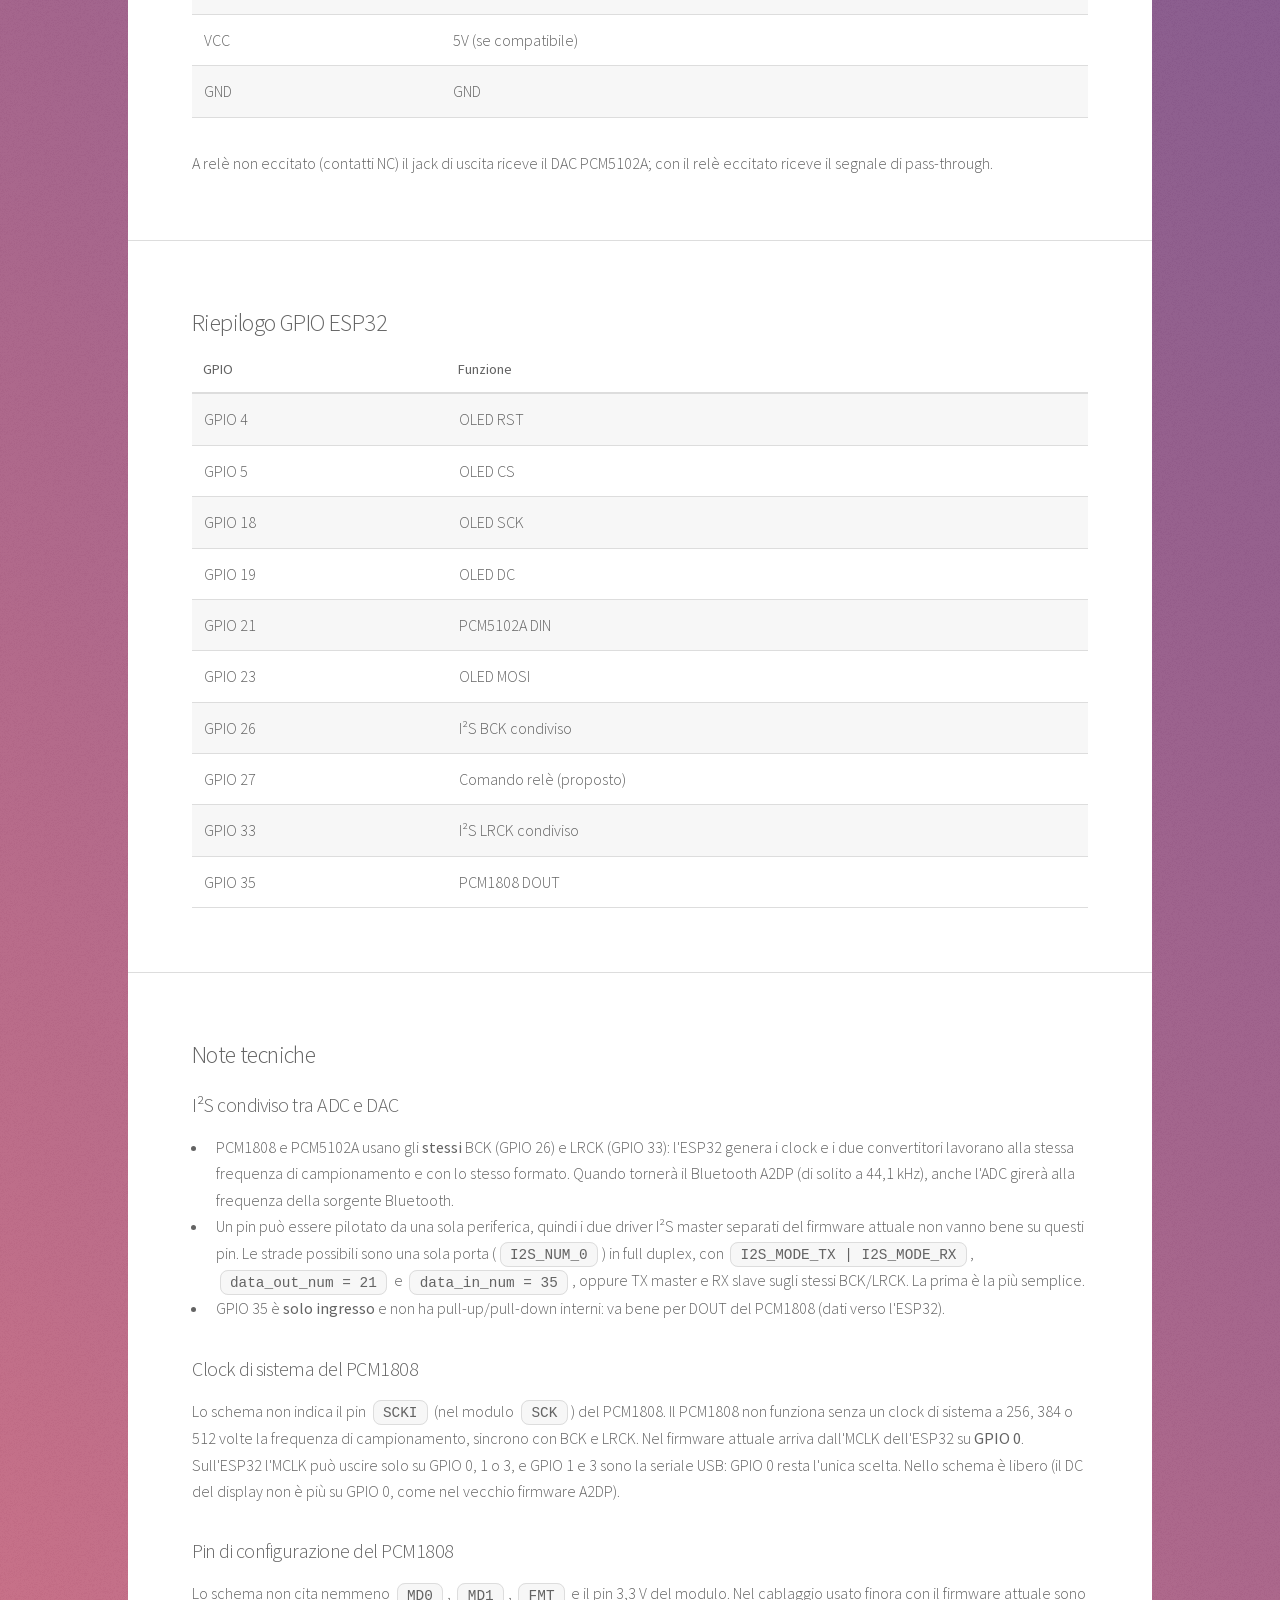
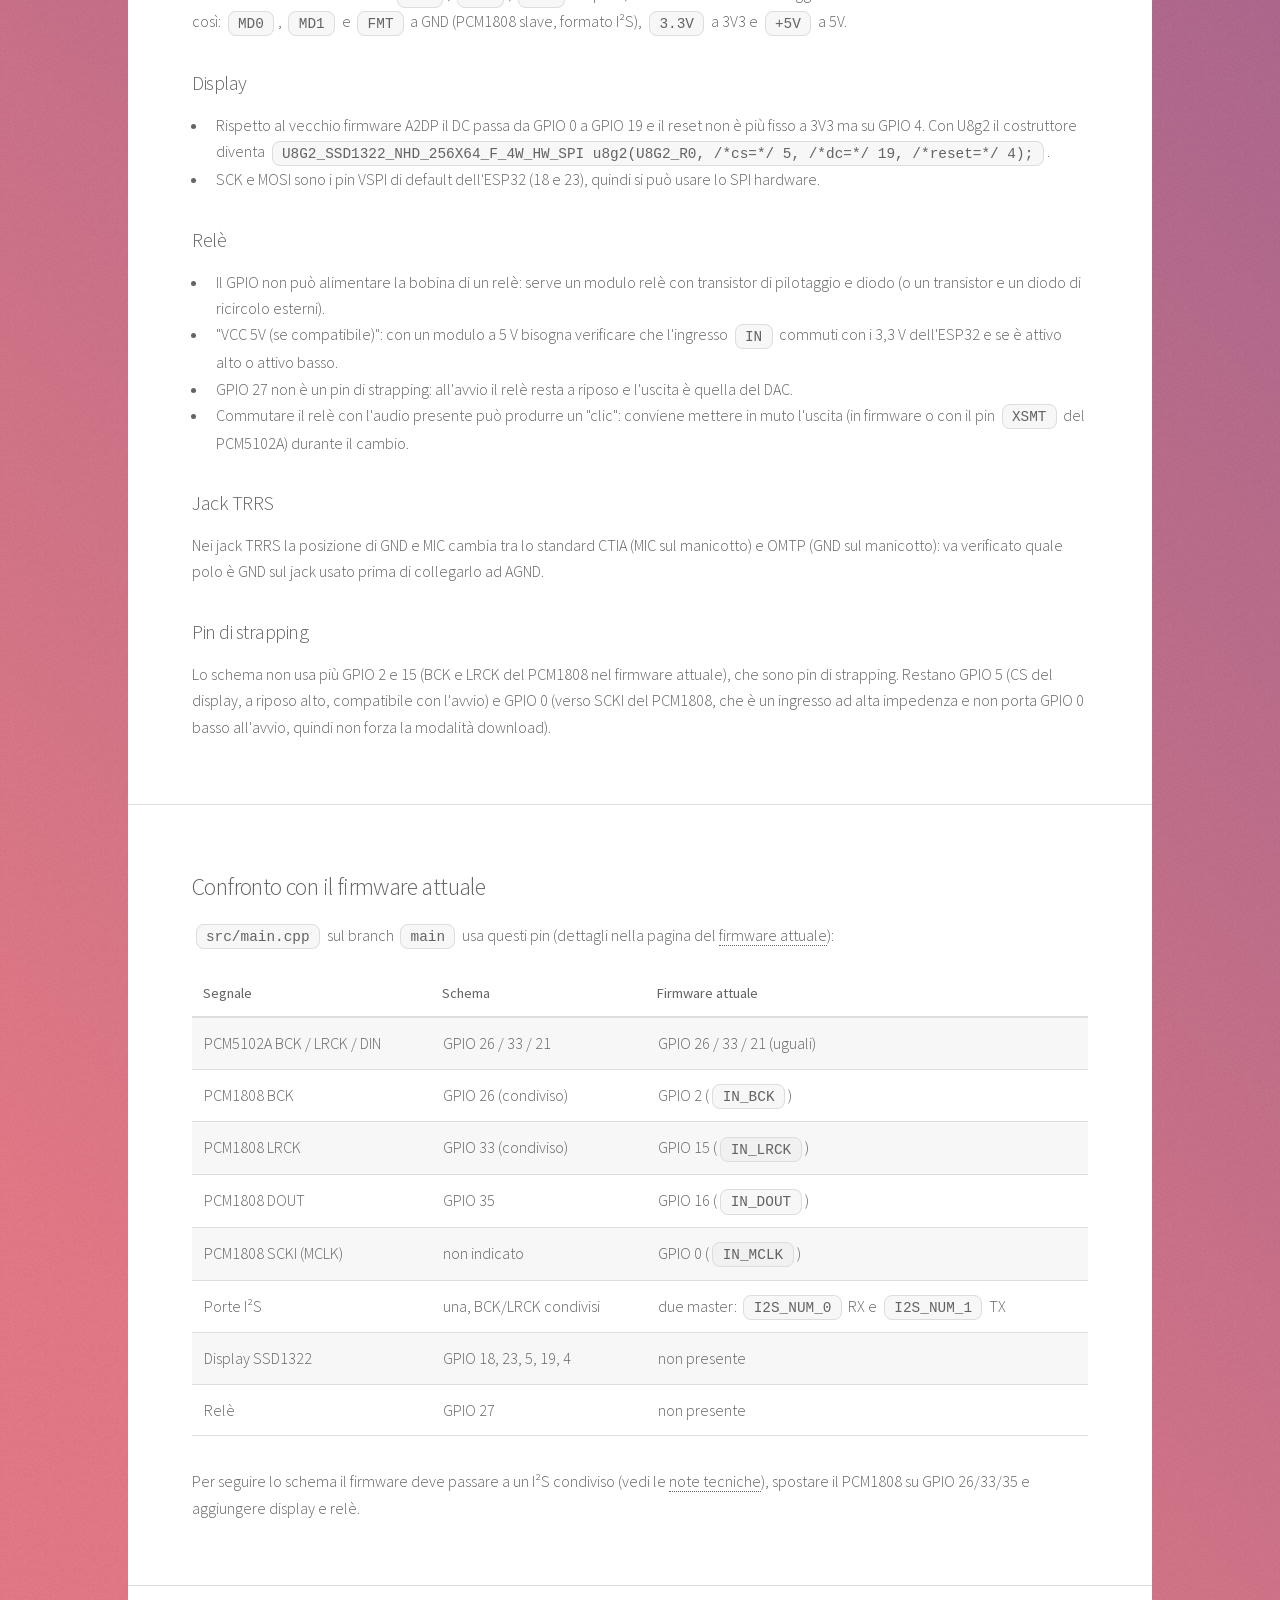
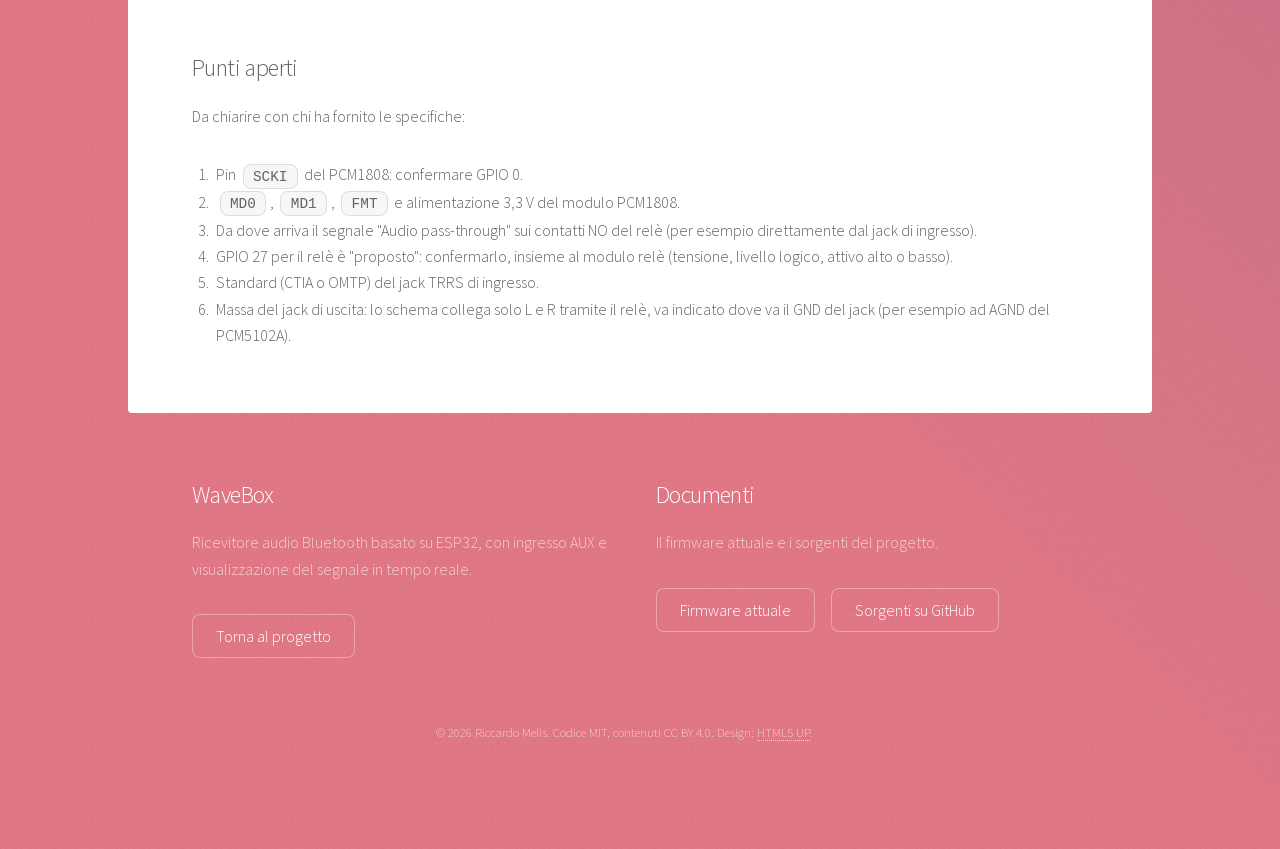
<file: docs/schema_elettrico.html>
<!DOCTYPE HTML>
<!--
	WaveBox - schema elettrico
	Versione HTML di docs/schema_elettrico.md: quando cambia uno dei due, aggiornare anche l'altro.
	Basato su Stellar by HTML5 UP
	html5up.net | @ajlkn
	Free for personal and commercial use under the CCA 3.0 license (html5up.net/license)
-->
<html lang="it">
	<head>
		<title>Schema elettrico – WaveBox</title>
		<meta charset="utf-8" />
		<meta name="viewport" content="width=device-width, initial-scale=1" />
		<meta name="description" content="Schema elettrico di WaveBox: collegamenti all'ESP32 di DAC PCM5102A, ADC PCM1808, display OLED SSD1322, jack TRRS di ingresso e relè DPDT di selezione dell'uscita." />
		<meta name="author" content="Riccardo Melis" />
		<link rel="icon" type="image/svg+xml" href="images/logo.svg" />
		<link rel="stylesheet" href="assets/css/main.css" />
		<noscript><link rel="stylesheet" href="assets/css/noscript.css" /></noscript>
	</head>
	<body class="is-preload">

		<!-- Wrapper -->
			<div id="wrapper">

				<!-- Header -->
					<header id="header">
						<span class="logo"><img src="images/logo.svg" alt="Logo WaveBox" /></span>
						<h1>Schema elettrico</h1>
						<p>Collegamenti delle schede di WaveBox all'ESP32</p>
					</header>

				<!-- Nav -->
					<nav id="nav">
						<ul>
							<li><a href="#collegamenti" class="active">Collegamenti</a></li>
							<li><a href="#gpio">GPIO</a></li>
							<li><a href="#note">Note tecniche</a></li>
							<li><a href="#firmware">Firmware</a></li>
							<li><a href="#punti-aperti">Punti aperti</a></li>
							<li><a href="index.html">Il progetto</a></li>
						</ul>
					</nav>

				<!-- Main -->
					<div id="main">

						<!-- Collegamenti -->
							<section id="collegamenti" class="main">
								<header class="major">
									<h2>Collegamenti</h2>
									<p>Secondo le specifiche delle schede ricevute il 21/10/2026.</p>
								</header>
								<p>È lo schema di riferimento per costruire il dispositivo. Il firmware attuale (branch <code>main</code>)
								non lo segue ancora del tutto: le differenze sono nel <a href="#firmware">confronto con il firmware attuale</a>.</p>
								<ul class="actions">
									<li><a href="schema_3d.html" class="button primary">Esplora il modello 3D</a></li>
								</ul>
								<span class="image fit"><img src="images/schema-a-blocchi.svg" alt="Schema a blocchi: lo smartphone via Bluetooth e la sorgente AUX tramite jack TRRS e ADC PCM1808 entrano nell'ESP32, che pilota il DAC PCM5102A, il relè di selezione dell'uscita verso il jack e le casse, e il display OLED SSD1322" /></span>

								<h3>1. PCM5102A – Uscita audio</h3>
								<div class="table-wrapper">
									<table>
										<thead>
											<tr><th>PCM5102A</th><th>ESP32</th></tr>
										</thead>
										<tbody>
											<tr><td>VIN</td><td>5V</td></tr>
											<tr><td>GND</td><td>GND</td></tr>
											<tr><td>BCK</td><td>GPIO 26</td></tr>
											<tr><td>LCK</td><td>GPIO 33</td></tr>
											<tr><td>DIN</td><td>GPIO 21</td></tr>
										</tbody>
									</table>
								</div>
								<p>Il pin <code>SCK</code> del modulo non compare nello schema: resta non collegato, come nel montaggio attuale,
								e il PCM5102A ricava il clock interno dal BCK.</p>

								<h3>2. PCM1808 – Ingresso audio</h3>
								<div class="table-wrapper">
									<table>
										<thead>
											<tr><th>PCM1808</th><th>ESP32</th></tr>
										</thead>
										<tbody>
											<tr><td>VCC</td><td>5V</td></tr>
											<tr><td>GND</td><td>GND</td></tr>
											<tr><td>BCK</td><td>GPIO 26</td></tr>
											<tr><td>LRCK</td><td>GPIO 33</td></tr>
											<tr><td>DOUT</td><td>GPIO 35</td></tr>
										</tbody>
									</table>
								</div>

								<h3>3. Display OLED SSD1322 – SPI 4 fili</h3>
								<div class="table-wrapper">
									<table>
										<thead>
											<tr><th>SSD1322</th><th>ESP32</th></tr>
										</thead>
										<tbody>
											<tr><td>VCC</td><td>3V3</td></tr>
											<tr><td>GND</td><td>GND</td></tr>
											<tr><td>SCK / CLK</td><td>GPIO 18</td></tr>
											<tr><td>SDA / MOSI</td><td>GPIO 23</td></tr>
											<tr><td>CS</td><td>GPIO 5</td></tr>
											<tr><td>DC</td><td>GPIO 19</td></tr>
											<tr><td>RST</td><td>GPIO 4</td></tr>
										</tbody>
									</table>
								</div>

								<h3>4. Jack TRRS – Ingresso audio</h3>
								<div class="table-wrapper">
									<table>
										<thead>
											<tr><th>Jack</th><th>PCM1808</th></tr>
										</thead>
										<tbody>
											<tr><td>L</td><td>LIN</td></tr>
											<tr><td>R</td><td>RIN</td></tr>
											<tr><td>GND</td><td>AGND</td></tr>
											<tr><td>MIC</td><td>non collegato</td></tr>
										</tbody>
									</table>
								</div>

								<h3>5. Relè DPDT – Selezione uscita audio</h3>
								<div class="table-wrapper">
									<table>
										<thead>
											<tr><th>Relè</th><th>Collegamento</th></tr>
										</thead>
										<tbody>
											<tr><td>COM1</td><td>Jack uscita L</td></tr>
											<tr><td>COM2</td><td>Jack uscita R</td></tr>
											<tr><td>NC1</td><td>PCM5102A L</td></tr>
											<tr><td>NC2</td><td>PCM5102A R</td></tr>
											<tr><td>NO1</td><td>Audio pass-through L</td></tr>
											<tr><td>NO2</td><td>Audio pass-through R</td></tr>
											<tr><td>IN</td><td>GPIO 27 (proposto)</td></tr>
											<tr><td>VCC</td><td>5V (se compatibile)</td></tr>
											<tr><td>GND</td><td>GND</td></tr>
										</tbody>
									</table>
								</div>
								<p>A relè non eccitato (contatti NC) il jack di uscita riceve il DAC PCM5102A; con il relè eccitato
								riceve il segnale di pass-through.</p>
							</section>

						<!-- Riepilogo GPIO -->
							<section id="gpio" class="main">
								<h2>Riepilogo GPIO ESP32</h2>
								<div class="table-wrapper">
									<table>
										<thead>
											<tr><th>GPIO</th><th>Funzione</th></tr>
										</thead>
										<tbody>
											<tr><td>GPIO 4</td><td>OLED RST</td></tr>
											<tr><td>GPIO 5</td><td>OLED CS</td></tr>
											<tr><td>GPIO 18</td><td>OLED SCK</td></tr>
											<tr><td>GPIO 19</td><td>OLED DC</td></tr>
											<tr><td>GPIO 21</td><td>PCM5102A DIN</td></tr>
											<tr><td>GPIO 23</td><td>OLED MOSI</td></tr>
											<tr><td>GPIO 26</td><td>I²S BCK condiviso</td></tr>
											<tr><td>GPIO 27</td><td>Comando relè (proposto)</td></tr>
											<tr><td>GPIO 33</td><td>I²S LRCK condiviso</td></tr>
											<tr><td>GPIO 35</td><td>PCM1808 DOUT</td></tr>
										</tbody>
									</table>
								</div>
							</section>

						<!-- Note tecniche -->
							<section id="note" class="main">
								<h2>Note tecniche</h2>

								<h3>I²S condiviso tra ADC e DAC</h3>
								<ul>
									<li>PCM1808 e PCM5102A usano gli <strong>stessi</strong> BCK (GPIO 26) e LRCK (GPIO 33): l'ESP32 genera i clock
									e i due convertitori lavorano alla stessa frequenza di campionamento e con lo stesso formato.
									Quando tornerà il Bluetooth A2DP (di solito a 44,1 kHz), anche l'ADC girerà alla frequenza della sorgente Bluetooth.</li>
									<li>Un pin può essere pilotato da una sola periferica, quindi i due driver I²S master separati del firmware attuale
									non vanno bene su questi pin. Le strade possibili sono una sola porta (<code>I2S_NUM_0</code>) in full duplex, con
									<code>I2S_MODE_TX | I2S_MODE_RX</code>, <code>data_out_num = 21</code> e <code>data_in_num = 35</code>, oppure
									TX master e RX slave sugli stessi BCK/LRCK. La prima è la più semplice.</li>
									<li>GPIO 35 è <strong>solo ingresso</strong> e non ha pull-up/pull-down interni: va bene per DOUT del PCM1808
									(dati verso l'ESP32).</li>
								</ul>

								<h3>Clock di sistema del PCM1808</h3>
								<p>Lo schema non indica il pin <code>SCKI</code> (nel modulo <code>SCK</code>) del PCM1808. Il PCM1808 non funziona
								senza un clock di sistema a 256, 384 o 512 volte la frequenza di campionamento, sincrono con BCK e LRCK.
								Nel firmware attuale arriva dall'MCLK dell'ESP32 su <strong>GPIO 0</strong>. Sull'ESP32 l'MCLK può uscire solo
								su GPIO 0, 1 o 3, e GPIO 1 e 3 sono la seriale USB: GPIO 0 resta l'unica scelta. Nello schema è libero
								(il DC del display non è più su GPIO 0, come nel vecchio firmware A2DP).</p>

								<h3>Pin di configurazione del PCM1808</h3>
								<p>Lo schema non cita nemmeno <code>MD0</code>, <code>MD1</code>, <code>FMT</code> e il pin 3,3 V del modulo.
								Nel cablaggio usato finora con il firmware attuale sono così: <code>MD0</code>, <code>MD1</code> e <code>FMT</code>
								a GND (PCM1808 slave, formato I²S), <code>3.3V</code> a 3V3 e <code>+5V</code> a 5V.</p>

								<h3>Display</h3>
								<ul>
									<li>Rispetto al vecchio firmware A2DP il DC passa da GPIO 0 a GPIO 19 e il reset non è più fisso a 3V3 ma su GPIO 4.
									Con U8g2 il costruttore diventa
									<code>U8G2_SSD1322_NHD_256X64_F_4W_HW_SPI u8g2(U8G2_R0, /*cs=*/ 5, /*dc=*/ 19, /*reset=*/ 4);</code>.</li>
									<li>SCK e MOSI sono i pin VSPI di default dell'ESP32 (18 e 23), quindi si può usare lo SPI hardware.</li>
								</ul>

								<h3>Relè</h3>
								<ul>
									<li>Il GPIO non può alimentare la bobina di un relè: serve un modulo relè con transistor di pilotaggio e diodo
									(o un transistor e un diodo di ricircolo esterni).</li>
									<li>"VCC 5V (se compatibile)": con un modulo a 5 V bisogna verificare che l'ingresso <code>IN</code> commuti
									con i 3,3 V dell'ESP32 e se è attivo alto o attivo basso.</li>
									<li>GPIO 27 non è un pin di strapping: all'avvio il relè resta a riposo e l'uscita è quella del DAC.</li>
									<li>Commutare il relè con l'audio presente può produrre un "clic": conviene mettere in muto l'uscita
									(in firmware o con il pin <code>XSMT</code> del PCM5102A) durante il cambio.</li>
								</ul>

								<h3>Jack TRRS</h3>
								<p>Nei jack TRRS la posizione di GND e MIC cambia tra lo standard CTIA (MIC sul manicotto) e OMTP
								(GND sul manicotto): va verificato quale polo è GND sul jack usato prima di collegarlo ad AGND.</p>

								<h3>Pin di strapping</h3>
								<p>Lo schema non usa più GPIO 2 e 15 (BCK e LRCK del PCM1808 nel firmware attuale), che sono pin di strapping.
								Restano GPIO 5 (CS del display, a riposo alto, compatibile con l'avvio) e GPIO 0 (verso SCKI del PCM1808,
								che è un ingresso ad alta impedenza e non porta GPIO 0 basso all'avvio, quindi non forza la modalità download).</p>
							</section>

						<!-- Confronto con il firmware attuale -->
							<section id="firmware" class="main">
								<h2>Confronto con il firmware attuale</h2>
								<p><code>src/main.cpp</code> sul branch <code>main</code> usa questi pin
								(dettagli nella pagina del <a href="tentativo_08.html">firmware attuale</a>):</p>
								<div class="table-wrapper">
									<table>
										<thead>
											<tr><th>Segnale</th><th>Schema</th><th>Firmware attuale</th></tr>
										</thead>
										<tbody>
											<tr><td>PCM5102A BCK / LRCK / DIN</td><td>GPIO 26 / 33 / 21</td><td>GPIO 26 / 33 / 21 (uguali)</td></tr>
											<tr><td>PCM1808 BCK</td><td>GPIO 26 (condiviso)</td><td>GPIO 2 (<code>IN_BCK</code>)</td></tr>
											<tr><td>PCM1808 LRCK</td><td>GPIO 33 (condiviso)</td><td>GPIO 15 (<code>IN_LRCK</code>)</td></tr>
											<tr><td>PCM1808 DOUT</td><td>GPIO 35</td><td>GPIO 16 (<code>IN_DOUT</code>)</td></tr>
											<tr><td>PCM1808 SCKI (MCLK)</td><td>non indicato</td><td>GPIO 0 (<code>IN_MCLK</code>)</td></tr>
											<tr><td>Porte I²S</td><td>una, BCK/LRCK condivisi</td><td>due master: <code>I2S_NUM_0</code> RX e <code>I2S_NUM_1</code> TX</td></tr>
											<tr><td>Display SSD1322</td><td>GPIO 18, 23, 5, 19, 4</td><td>non presente</td></tr>
											<tr><td>Relè</td><td>GPIO 27</td><td>non presente</td></tr>
										</tbody>
									</table>
								</div>
								<p>Per seguire lo schema il firmware deve passare a un I²S condiviso (vedi le <a href="#note">note tecniche</a>),
								spostare il PCM1808 su GPIO 26/33/35 e aggiungere display e relè.</p>
							</section>

						<!-- Punti aperti -->
							<section id="punti-aperti" class="main">
								<h2>Punti aperti</h2>
								<p>Da chiarire con chi ha fornito le specifiche:</p>
								<ol>
									<li>Pin <code>SCKI</code> del PCM1808: confermare GPIO 0.</li>
									<li><code>MD0</code>, <code>MD1</code>, <code>FMT</code> e alimentazione 3,3 V del modulo PCM1808.</li>
									<li>Da dove arriva il segnale "Audio pass-through" sui contatti NO del relè (per esempio direttamente dal jack di ingresso).</li>
									<li>GPIO 27 per il relè è "proposto": confermarlo, insieme al modulo relè (tensione, livello logico, attivo alto o basso).</li>
									<li>Standard (CTIA o OMTP) del jack TRRS di ingresso.</li>
									<li>Massa del jack di uscita: lo schema collega solo L e R tramite il relè, va indicato dove va il GND del jack (per esempio ad AGND del PCM5102A).</li>
								</ol>
							</section>

					</div>

				<!-- Footer -->
					<footer id="footer">
						<section>
							<h2>WaveBox</h2>
							<p>Ricevitore audio Bluetooth basato su ESP32, con ingresso AUX e visualizzazione del segnale in tempo reale.</p>
							<ul class="actions">
								<li><a href="index.html" class="button">Torna al progetto</a></li>
							</ul>
						</section>
						<section>
							<h2>Documenti</h2>
							<p>Il firmware attuale e i sorgenti del progetto.</p>
							<ul class="actions">
								<li><a href="tentativo_08.html" class="button">Firmware attuale</a></li>
								<li><a href="https://github.com/RikyM06/WaveBox" class="button">Sorgenti su GitHub</a></li>
							</ul>
						</section>
						<p class="copyright">&copy; 2026 Riccardo Melis. Codice MIT, contenuti CC BY 4.0. Design: <a href="https://html5up.net">HTML5 UP</a>.</p>
					</footer>

			</div>

		<!-- Scripts -->
			<script src="assets/js/jquery.min.js"></script>
			<script src="assets/js/jquery.scrollex.min.js"></script>
			<script src="assets/js/jquery.scrolly.min.js"></script>
			<script src="assets/js/browser.min.js"></script>
			<script src="assets/js/breakpoints.min.js"></script>
			<script src="assets/js/util.js"></script>
			<script src="assets/js/main.js"></script>

	</body>
</html>
<!-- Data ultimo aggiornamento: 21/10/2026 23:05 -->
</file>
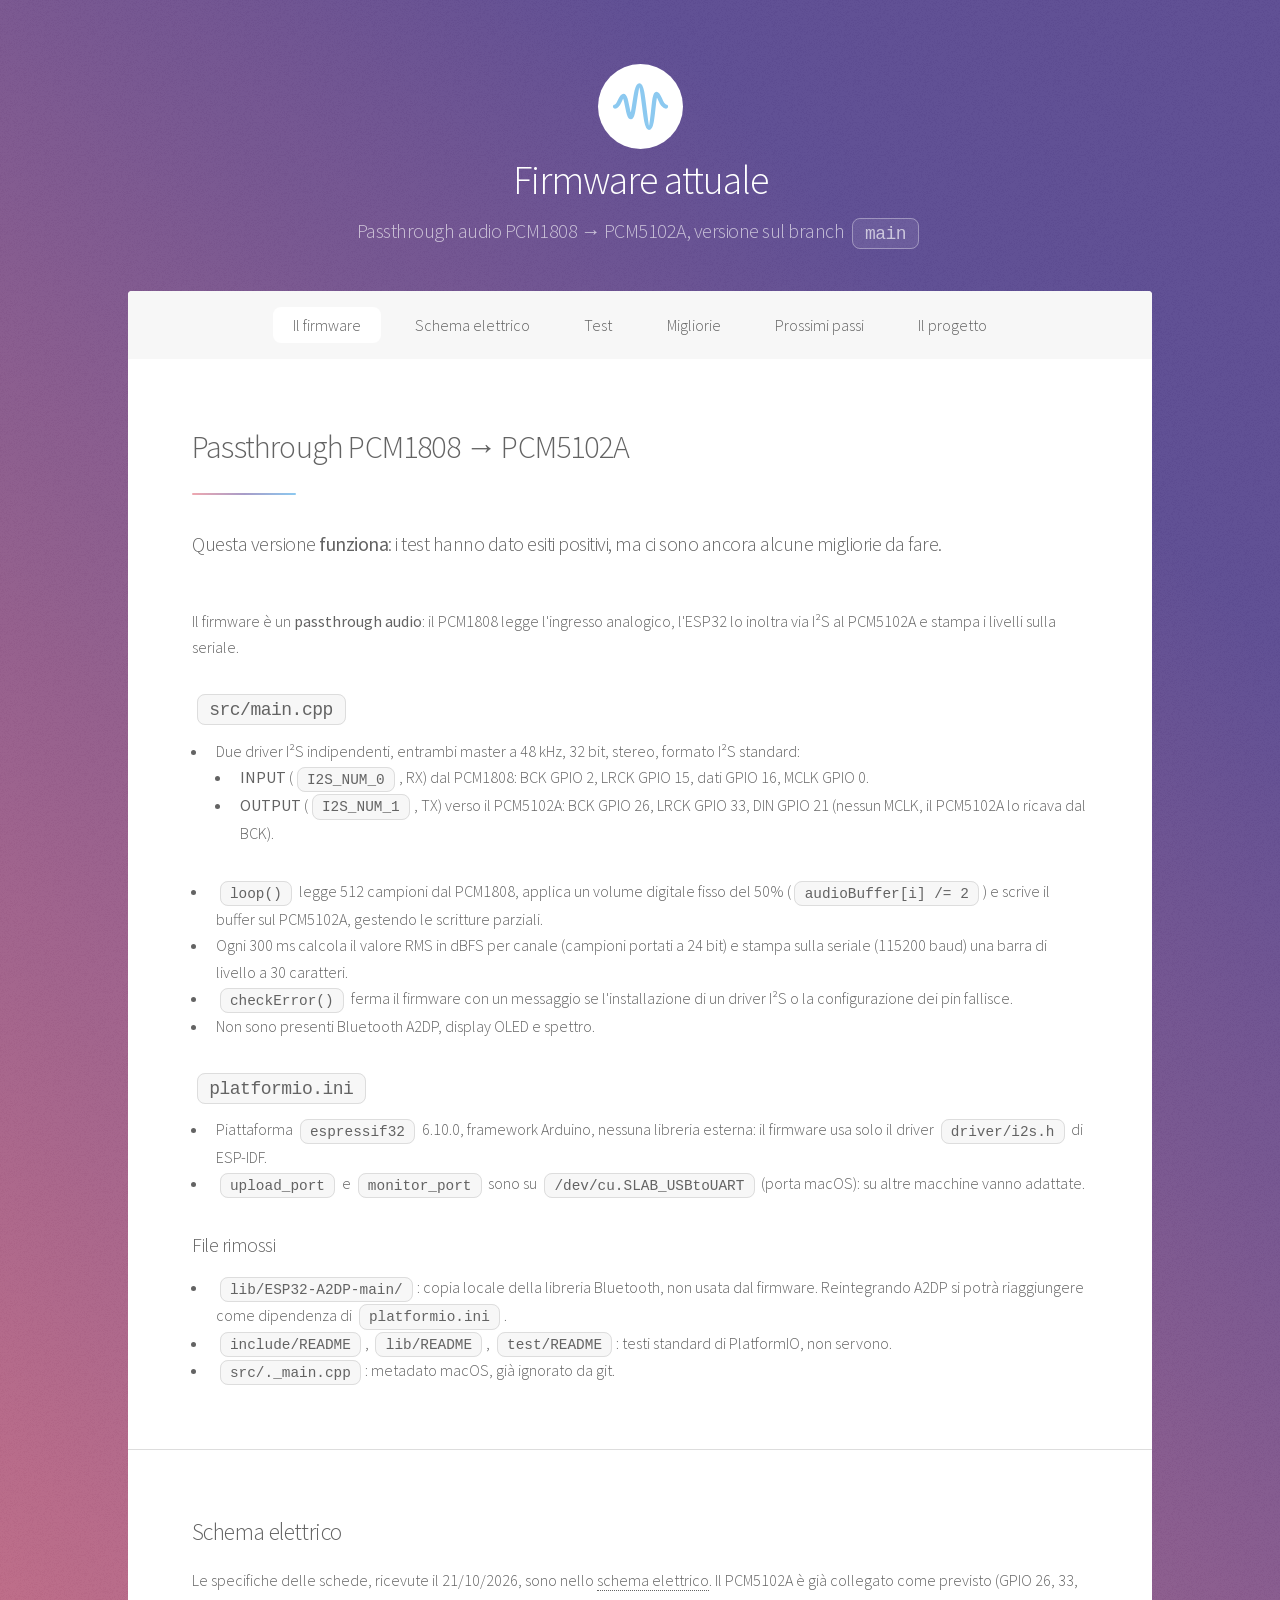
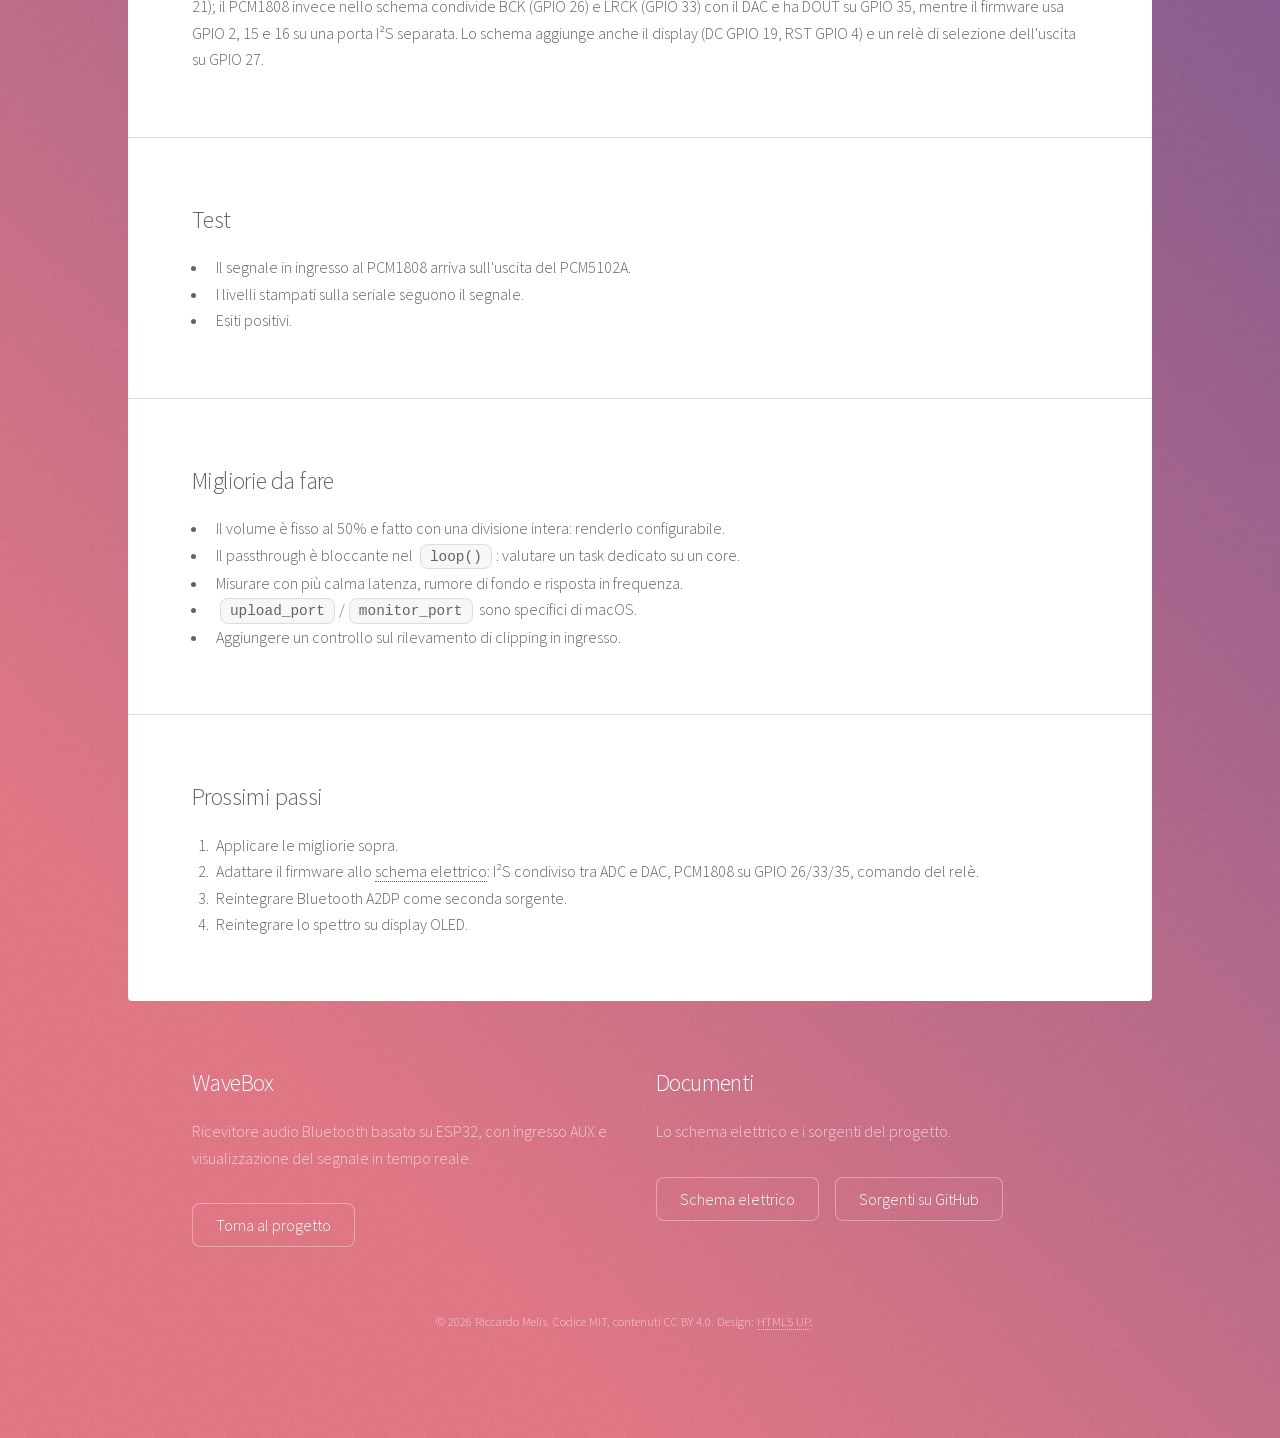
<file: docs/tentativo_08.html>
<!DOCTYPE HTML>
<!--
	WaveBox - firmware attuale
	Versione HTML di docs/tentativo_08.md, riferita al branch main: quando cambia uno dei due, aggiornare anche l'altro.
	Basato su Stellar by HTML5 UP
	html5up.net | @ajlkn
	Free for personal and commercial use under the CCA 3.0 license (html5up.net/license)
-->
<html lang="it">
	<head>
		<title>Firmware attuale – WaveBox</title>
		<meta charset="utf-8" />
		<meta name="viewport" content="width=device-width, initial-scale=1" />
		<meta name="description" content="Firmware attuale di WaveBox: passthrough audio su ESP32 dall'ADC PCM1808 al DAC PCM5102A via I²S, con livelli in dBFS sulla seriale." />
		<meta name="author" content="Riccardo Melis" />
		<link rel="icon" type="image/svg+xml" href="images/logo.svg" />
		<link rel="stylesheet" href="assets/css/main.css" />
		<noscript><link rel="stylesheet" href="assets/css/noscript.css" /></noscript>
	</head>
	<body class="is-preload">

		<!-- Wrapper -->
			<div id="wrapper">

				<!-- Header -->
					<header id="header">
						<span class="logo"><img src="images/logo.svg" alt="Logo WaveBox" /></span>
						<h1>Firmware attuale</h1>
						<p>Passthrough audio PCM1808 → PCM5102A, versione sul branch <code>main</code></p>
					</header>

				<!-- Nav -->
					<nav id="nav">
						<ul>
							<li><a href="#firmware" class="active">Il firmware</a></li>
							<li><a href="#schema">Schema elettrico</a></li>
							<li><a href="#test">Test</a></li>
							<li><a href="#migliorie">Migliorie</a></li>
							<li><a href="#prossimi">Prossimi passi</a></li>
							<li><a href="index.html">Il progetto</a></li>
						</ul>
					</nav>

				<!-- Main -->
					<div id="main">

						<!-- Il firmware -->
							<section id="firmware" class="main">
								<header class="major">
									<h2>Passthrough PCM1808 → PCM5102A</h2>
									<p>Questa versione <strong>funziona</strong>: i test hanno dato esiti positivi,
									ma ci sono ancora alcune migliorie da fare.</p>
								</header>
								<p>Il firmware è un <strong>passthrough audio</strong>: il PCM1808 legge l'ingresso analogico,
								l'ESP32 lo inoltra via I²S al PCM5102A e stampa i livelli sulla seriale.</p>

								<h3><code>src/main.cpp</code></h3>
								<ul>
									<li>Due driver I²S indipendenti, entrambi master a 48 kHz, 32 bit, stereo, formato I²S standard:
										<ul>
											<li><strong>INPUT</strong> (<code>I2S_NUM_0</code>, RX) dal PCM1808: BCK GPIO 2, LRCK GPIO 15,
											dati GPIO 16, MCLK GPIO 0.</li>
											<li><strong>OUTPUT</strong> (<code>I2S_NUM_1</code>, TX) verso il PCM5102A: BCK GPIO 26, LRCK GPIO 33,
											DIN GPIO 21 (nessun MCLK, il PCM5102A lo ricava dal BCK).</li>
										</ul>
									</li>
									<li><code>loop()</code> legge 512 campioni dal PCM1808, applica un volume digitale fisso del 50%
									(<code>audioBuffer[i] /= 2</code>) e scrive il buffer sul PCM5102A, gestendo le scritture parziali.</li>
									<li>Ogni 300 ms calcola il valore RMS in dBFS per canale (campioni portati a 24 bit) e stampa sulla
									seriale (115200 baud) una barra di livello a 30 caratteri.</li>
									<li><code>checkError()</code> ferma il firmware con un messaggio se l'installazione di un driver I²S
									o la configurazione dei pin fallisce.</li>
									<li>Non sono presenti Bluetooth A2DP, display OLED e spettro.</li>
								</ul>

								<h3><code>platformio.ini</code></h3>
								<ul>
									<li>Piattaforma <code>espressif32</code> 6.10.0, framework Arduino, nessuna libreria esterna: il firmware
									usa solo il driver <code>driver/i2s.h</code> di ESP-IDF.</li>
									<li><code>upload_port</code> e <code>monitor_port</code> sono su <code>/dev/cu.SLAB_USBtoUART</code>
									(porta macOS): su altre macchine vanno adattate.</li>
								</ul>

								<h3>File rimossi</h3>
								<ul>
									<li><code>lib/ESP32-A2DP-main/</code>: copia locale della libreria Bluetooth, non usata dal firmware.
									Reintegrando A2DP si potrà riaggiungere come dipendenza di <code>platformio.ini</code>.</li>
									<li><code>include/README</code>, <code>lib/README</code>, <code>test/README</code>: testi standard
									di PlatformIO, non servono.</li>
									<li><code>src/._main.cpp</code>: metadato macOS, già ignorato da git.</li>
								</ul>
							</section>

						<!-- Schema elettrico -->
							<section id="schema" class="main">
								<h2>Schema elettrico</h2>
								<p>Le specifiche delle schede, ricevute il 21/10/2026, sono nello <a href="schema_elettrico.html">schema elettrico</a>.
								Il PCM5102A è già collegato come previsto (GPIO 26, 33, 21); il PCM1808 invece nello schema condivide
								BCK (GPIO 26) e LRCK (GPIO 33) con il DAC e ha DOUT su GPIO 35, mentre il firmware usa GPIO 2, 15 e 16
								su una porta I²S separata. Lo schema aggiunge anche il display (DC GPIO 19, RST GPIO 4) e un relè
								di selezione dell'uscita su GPIO 27.</p>
							</section>

						<!-- Test -->
							<section id="test" class="main">
								<h2>Test</h2>
								<ul>
									<li>Il segnale in ingresso al PCM1808 arriva sull'uscita del PCM5102A.</li>
									<li>I livelli stampati sulla seriale seguono il segnale.</li>
									<li>Esiti positivi.</li>
								</ul>
							</section>

						<!-- Migliorie da fare -->
							<section id="migliorie" class="main">
								<h2>Migliorie da fare</h2>
								<ul>
									<li>Il volume è fisso al 50% e fatto con una divisione intera: renderlo configurabile.</li>
									<li>Il passthrough è bloccante nel <code>loop()</code>: valutare un task dedicato su un core.</li>
									<li>Misurare con più calma latenza, rumore di fondo e risposta in frequenza.</li>
									<li><code>upload_port</code>/<code>monitor_port</code> sono specifici di macOS.</li>
									<li>Aggiungere un controllo sul rilevamento di clipping in ingresso.</li>
								</ul>
							</section>

						<!-- Prossimi passi -->
							<section id="prossimi" class="main">
								<h2>Prossimi passi</h2>
								<ol>
									<li>Applicare le migliorie sopra.</li>
									<li>Adattare il firmware allo <a href="schema_elettrico.html">schema elettrico</a>: I²S condiviso tra ADC e DAC,
									PCM1808 su GPIO 26/33/35, comando del relè.</li>
									<li>Reintegrare Bluetooth A2DP come seconda sorgente.</li>
									<li>Reintegrare lo spettro su display OLED.</li>
								</ol>
							</section>

					</div>

				<!-- Footer -->
					<footer id="footer">
						<section>
							<h2>WaveBox</h2>
							<p>Ricevitore audio Bluetooth basato su ESP32, con ingresso AUX e visualizzazione del segnale in tempo reale.</p>
							<ul class="actions">
								<li><a href="index.html" class="button">Torna al progetto</a></li>
							</ul>
						</section>
						<section>
							<h2>Documenti</h2>
							<p>Lo schema elettrico e i sorgenti del progetto.</p>
							<ul class="actions">
								<li><a href="schema_elettrico.html" class="button">Schema elettrico</a></li>
								<li><a href="https://github.com/RikyM06/WaveBox" class="button">Sorgenti su GitHub</a></li>
							</ul>
						</section>
						<p class="copyright">&copy; 2026 Riccardo Melis. Codice MIT, contenuti CC BY 4.0. Design: <a href="https://html5up.net">HTML5 UP</a>.</p>
					</footer>

			</div>

		<!-- Scripts -->
			<script src="assets/js/jquery.min.js"></script>
			<script src="assets/js/jquery.scrollex.min.js"></script>
			<script src="assets/js/jquery.scrolly.min.js"></script>
			<script src="assets/js/browser.min.js"></script>
			<script src="assets/js/breakpoints.min.js"></script>
			<script src="assets/js/util.js"></script>
			<script src="assets/js/main.js"></script>

	</body>
</html>
<!-- Data ultimo aggiornamento: 21/10/2026 21:36 -->
</file>
<file: docs/assets/css/noscript.css>
/*
	Stellar by HTML5 UP
	html5up.net | @ajlkn
	Free for personal and commercial use under the CCA 3.0 license (html5up.net/license)
*/

/* Header */

	body.is-preload #header.alt > * {
		opacity: 1;
	}

	body.is-preload #header.alt .logo {
		-moz-transform: none;
		-webkit-transform: none;
		-ms-transform: none;
		transform: none;
	}
</file>
<file: docs/assets/css/schema3d.css>
/* Modello 3D dello schema elettrico (schema_3d.html) */

#scena-3d {
	position: relative;
	width: 100%;
	height: clamp(22em, 64vh, 40em);
	margin: 0 0 1.5em 0;
	border-radius: 8px;
	overflow: hidden;
	background: #f4f5f9;
	touch-action: none;
}

	#scena-3d canvas {
		display: block;
	}

	#scena-3d .attesa-3d {
		position: absolute;
		top: 50%;
		left: 0;
		right: 0;
		margin: 0;
		text-align: center;
		transform: translateY(-50%);
	}

	#scena-3d.pronto .attesa-3d {
		display: none;
	}

	#scena-3d.senza-webgl {
		height: auto;
		padding: 2em;
	}

	#scena-3d .etichette-3d {
		position: absolute;
		top: 0;
		left: 0;
		z-index: 1;
		pointer-events: none;
	}

.modulo-3d {
	background: rgba(255, 255, 255, 0.88);
	border-radius: 4px;
	box-shadow: 0 1px 3px rgba(0, 0, 0, 0.15);
	color: #4a4a4a;
	font-size: 0.8em;
	font-weight: 400;
	line-height: 1.5;
	padding: 0 0.5em;
	white-space: nowrap;
}

.pin-3d {
	background: rgba(33, 37, 41, 0.78);
	border-radius: 3px;
	color: #ffffff;
	font-size: 0.6em;
	line-height: 1.4;
	padding: 0 0.3em;
	white-space: nowrap;
}

#tooltip-3d {
	position: absolute;
	z-index: 2;
	max-width: 24em;
	background: rgba(33, 37, 41, 0.92);
	border-radius: 6px;
	color: #ffffff;
	font-size: 0.8em;
	line-height: 1.5;
	padding: 0.4em 0.75em;
	pointer-events: none;
}

.comandi-3d {
	margin-bottom: 1.5em;
}

	.comandi-3d .actions {
		margin-bottom: 0.75em;
	}

.legenda-3d {
	list-style: none;
	padding-left: 0;
}

	.legenda-3d li {
		padding-left: 0;
		margin-bottom: 0.4em;
	}

	.legenda-3d .tratteggio {
		font-size: 0.9em;
		margin-top: 0.75em;
	}

.campione {
	display: inline-block;
	width: 1.8em;
	height: 0.5em;
	margin-right: 0.5em;
	border-radius: 1em;
	vertical-align: middle;
}

	.campione-tratteggio {
		background: repeating-linear-gradient(90deg, #8a8fa3 0 0.45em, transparent 0.45em 0.75em);
	}

#info-3d h3 {
	margin-bottom: 0.5em;
}

#info-3d table td {
	padding: 0.5em 0.75em;
}
</file>
<file: docs/assets/css/main.css>
@import url(fontawesome-all.min.css);

/* Source Sans Pro ospitato in locale (SIL Open Font License 1.1, Adobe):
   nessuna richiesta ai server di Google Fonts. */
@font-face {
	font-family: 'Source Sans Pro';
	font-style: normal;
	font-weight: 300;
	font-display: swap;
	src: url(../webfonts/source-sans-pro-300-latin-ext.woff2) format('woff2');
	unicode-range: U+0100-02BA, U+02BD-02C5, U+02C7-02CC, U+02CE-02D7, U+02DD-02FF, U+0304, U+0308, U+0329, U+1D00-1DBF, U+1E00-1E9F, U+1EF2-1EFF, U+2020, U+20A0-20AB, U+20AD-20C4, U+2113, U+2C60-2C7F, U+A720-A7FF;
}
@font-face {
	font-family: 'Source Sans Pro';
	font-style: normal;
	font-weight: 300;
	font-display: swap;
	src: url(../webfonts/source-sans-pro-300-latin.woff2) format('woff2');
	unicode-range: U+0000-00FF, U+0131, U+0152-0153, U+02BB-02BC, U+02C6, U+02DA, U+02DC, U+0304, U+0308, U+0329, U+2000-206F, U+20AC, U+2122, U+2191, U+2193, U+2212, U+2215, U+FEFF, U+FFFD;
}
@font-face {
	font-family: 'Source Sans Pro';
	font-style: normal;
	font-weight: 400;
	font-display: swap;
	src: url(../webfonts/source-sans-pro-400-latin-ext.woff2) format('woff2');
	unicode-range: U+0100-02BA, U+02BD-02C5, U+02C7-02CC, U+02CE-02D7, U+02DD-02FF, U+0304, U+0308, U+0329, U+1D00-1DBF, U+1E00-1E9F, U+1EF2-1EFF, U+2020, U+20A0-20AB, U+20AD-20C4, U+2113, U+2C60-2C7F, U+A720-A7FF;
}
@font-face {
	font-family: 'Source Sans Pro';
	font-style: normal;
	font-weight: 400;
	font-display: swap;
	src: url(../webfonts/source-sans-pro-400-latin.woff2) format('woff2');
	unicode-range: U+0000-00FF, U+0131, U+0152-0153, U+02BB-02BC, U+02C6, U+02DA, U+02DC, U+0304, U+0308, U+0329, U+2000-206F, U+20AC, U+2122, U+2191, U+2193, U+2212, U+2215, U+FEFF, U+FFFD;
}

/*
	Stellar by HTML5 UP
	html5up.net | @ajlkn
	Free for personal and commercial use under the CCA 3.0 license (html5up.net/license)
*/

html, body, div, span, applet, object,
iframe, h1, h2, h3, h4, h5, h6, p, blockquote,
pre, a, abbr, acronym, address, big, cite,
code, del, dfn, em, img, ins, kbd, q, s, samp,
small, strike, strong, sub, sup, tt, var, b,
u, i, center, dl, dt, dd, ol, ul, li, fieldset,
form, label, legend, table, caption, tbody,
tfoot, thead, tr, th, td, article, aside,
canvas, details, embed, figure, figcaption,
footer, header, hgroup, menu, nav, output, ruby,
section, summary, time, mark, audio, video {
	margin: 0;
	padding: 0;
	border: 0;
	font-size: 100%;
	font: inherit;
	vertical-align: baseline;}

article, aside, details, figcaption, figure,
footer, header, hgroup, menu, nav, section {
	display: block;}

body {
	line-height: 1;
}

ol, ul {
	list-style: none;
}

blockquote, q {
	quotes: none;
}

	blockquote:before, blockquote:after, q:before, q:after {
		content: '';
		content: none;
	}

table {
	border-collapse: collapse;
	border-spacing: 0;
}

body {
	-webkit-text-size-adjust: none;
}

mark {
	background-color: transparent;
	color: inherit;
}

input::-moz-focus-inner {
	border: 0;
	padding: 0;
}

input, select, textarea {
	-moz-appearance: none;
	-webkit-appearance: none;
	-ms-appearance: none;
	appearance: none;
}

/* Basic */

	@-ms-viewport {
		width: device-width;
	}

	body {
		-ms-overflow-style: scrollbar;
	}

	@media screen and (max-width: 480px) {

		html, body {
			min-width: 320px;
		}

	}

	html {
		box-sizing: border-box;
	}

	*, *:before, *:after {
		box-sizing: inherit;
	}

	body {
		background-color: #935d8c;
		background-image: url("images/overlay.png"), -moz-linear-gradient(45deg, #e37682 15%, #5f4d93 85%);
		background-image: url("images/overlay.png"), -webkit-linear-gradient(45deg, #e37682 15%, #5f4d93 85%);
		background-image: url("images/overlay.png"), -ms-linear-gradient(45deg, #e37682 15%, #5f4d93 85%);
		background-image: url("images/overlay.png"), linear-gradient(45deg, #e37682 15%, #5f4d93 85%);
	}

		body.is-preload *, body.is-preload *:before, body.is-preload *:after {
			-moz-animation: none !important;
			-webkit-animation: none !important;
			-ms-animation: none !important;
			animation: none !important;
			-moz-transition: none !important;
			-webkit-transition: none !important;
			-ms-transition: none !important;
			transition: none !important;
		}

/* Type */

	body {
		background-color: #935d8c;
		color: rgba(255, 255, 255, 0.65);
	}

	body, input, select, textarea {
		font-family: "Source Sans Pro", Helvetica, sans-serif;
		font-size: 17pt;
		font-weight: 300;
		line-height: 1.65;
	}

		@media screen and (max-width: 1680px) {

			body, input, select, textarea {
				font-size: 14pt;
			}

		}

		@media screen and (max-width: 1280px) {

			body, input, select, textarea {
				font-size: 12pt;
			}

		}

		@media screen and (max-width: 360px) {

			body, input, select, textarea {
				font-size: 11pt;
			}

		}

	a {
		-moz-transition: color 0.2s ease, border-bottom 0.2s ease;
		-webkit-transition: color 0.2s ease, border-bottom 0.2s ease;
		-ms-transition: color 0.2s ease, border-bottom 0.2s ease;
		transition: color 0.2s ease, border-bottom 0.2s ease;
		text-decoration: none;
		border-bottom: dotted 1px;
		color: inherit;
	}

		a:hover {
			border-bottom-color: transparent;
		}

	strong, b {
		font-weight: 400;
	}

	em, i {
		font-style: italic;
	}

	p {
		margin: 0 0 2em 0;
	}

		p.content {
			-moz-columns: 20em 2;
			-webkit-columns: 20em 2;
			-ms-columns: 20em 2;
			columns: 20em 2;
			-moz-column-gap: 2em;
			-webkit-column-gap: 2em;
			-ms-column-gap: 2em;
			column-gap: 2em;
			text-align: justify;
		}

	h1, h2, h3, h4, h5, h6 {
		font-weight: 300;
		line-height: 1.5;
		margin: 0 0 0.7em 0;
		letter-spacing: -0.025em;
	}

		h1 a, h2 a, h3 a, h4 a, h5 a, h6 a {
			color: inherit;
			text-decoration: none;
		}

	h1 {
		font-size: 2.5em;
		line-height: 1.2;
	}

	h2 {
		font-size: 1.5em;
	}

	h3 {
		font-size: 1.25em;
	}

	h4 {
		font-size: 1.1em;
	}

	h5 {
		font-size: 0.9em;
	}

	h6 {
		font-size: 0.7em;
	}

	@media screen and (max-width: 736px) {

		h1 {
			font-size: 2em;
		}

	}

	sub {
		font-size: 0.8em;
		position: relative;
		top: 0.5em;
	}

	sup {
		font-size: 0.8em;
		position: relative;
		top: -0.5em;
	}

	blockquote {
		border-left: solid 4px;
		font-style: italic;
		margin: 0 0 2em 0;
		padding: 0.5em 0 0.5em 2em;
	}

	code {
		border-radius: 8px;
		border: solid 1px;
		font-family: "Courier New", monospace;
		font-size: 0.9em;
		margin: 0 0.25em;
		padding: 0.25em 0.65em;
	}

	pre {
		-webkit-overflow-scrolling: touch;
		font-family: "Courier New", monospace;
		font-size: 0.9em;
		margin: 0 0 2em 0;
	}

		pre code {
			display: block;
			line-height: 1.75;
			padding: 1em 1.5em;
			overflow-x: auto;
		}

	hr {
		border: 0;
		border-bottom: solid 1px;
		margin: 2em 0;
	}

		hr.major {
			margin: 3em 0;
		}

	.align-left {
		text-align: left;
	}

	.align-center {
		text-align: center;
	}

	.align-right {
		text-align: right;
	}

	input, select, textarea {
		color: #ffffff;
	}

	a:hover {
		color: #ffffff;
	}

	strong, b {
		color: #ffffff;
	}

	h1, h2, h3, h4, h5, h6 {
		color: #ffffff;
	}

	blockquote {
		border-left-color: rgba(255, 255, 255, 0.35);
	}

	code {
		background: rgba(255, 255, 255, 0.075);
		border-color: rgba(255, 255, 255, 0.35);
	}

	hr {
		border-bottom-color: rgba(255, 255, 255, 0.35);
	}

/* Row */

	.row {
		display: flex;
		flex-wrap: wrap;
		box-sizing: border-box;
		align-items: stretch;
	}

		.row > * {
			box-sizing: border-box;
		}

		.row.gtr-uniform > * > :last-child {
			margin-bottom: 0;
		}

		.row.aln-left {
			justify-content: flex-start;
		}

		.row.aln-center {
			justify-content: center;
		}

		.row.aln-right {
			justify-content: flex-end;
		}

		.row.aln-top {
			align-items: flex-start;
		}

		.row.aln-middle {
			align-items: center;
		}

		.row.aln-bottom {
			align-items: flex-end;
		}

		.row > .imp {
			order: -1;
		}

		.row > .col-1 {
			width: 8.33333%;
		}

		.row > .off-1 {
			margin-left: 8.33333%;
		}

		.row > .col-2 {
			width: 16.66667%;
		}

		.row > .off-2 {
			margin-left: 16.66667%;
		}

		.row > .col-3 {
			width: 25%;
		}

		.row > .off-3 {
			margin-left: 25%;
		}

		.row > .col-4 {
			width: 33.33333%;
		}

		.row > .off-4 {
			margin-left: 33.33333%;
		}

		.row > .col-5 {
			width: 41.66667%;
		}

		.row > .off-5 {
			margin-left: 41.66667%;
		}

		.row > .col-6 {
			width: 50%;
		}

		.row > .off-6 {
			margin-left: 50%;
		}

		.row > .col-7 {
			width: 58.33333%;
		}

		.row > .off-7 {
			margin-left: 58.33333%;
		}

		.row > .col-8 {
			width: 66.66667%;
		}

		.row > .off-8 {
			margin-left: 66.66667%;
		}

		.row > .col-9 {
			width: 75%;
		}

		.row > .off-9 {
			margin-left: 75%;
		}

		.row > .col-10 {
			width: 83.33333%;
		}

		.row > .off-10 {
			margin-left: 83.33333%;
		}

		.row > .col-11 {
			width: 91.66667%;
		}

		.row > .off-11 {
			margin-left: 91.66667%;
		}

		.row > .col-12 {
			width: 100%;
		}

		.row > .off-12 {
			margin-left: 100%;
		}

		.row.gtr-0 {
			margin-top: 0;
			margin-left: 0em;
		}

			.row.gtr-0 > * {
				padding: 0 0 0 0em;
			}

			.row.gtr-0.gtr-uniform {
				margin-top: 0em;
			}

				.row.gtr-0.gtr-uniform > * {
					padding-top: 0em;
				}

		.row.gtr-25 {
			margin-top: 0;
			margin-left: -0.375em;
		}

			.row.gtr-25 > * {
				padding: 0 0 0 0.375em;
			}

			.row.gtr-25.gtr-uniform {
				margin-top: -0.375em;
			}

				.row.gtr-25.gtr-uniform > * {
					padding-top: 0.375em;
				}

		.row.gtr-50 {
			margin-top: 0;
			margin-left: -0.75em;
		}

			.row.gtr-50 > * {
				padding: 0 0 0 0.75em;
			}

			.row.gtr-50.gtr-uniform {
				margin-top: -0.75em;
			}

				.row.gtr-50.gtr-uniform > * {
					padding-top: 0.75em;
				}

		.row {
			margin-top: 0;
			margin-left: -1.5em;
		}

			.row > * {
				padding: 0 0 0 1.5em;
			}

			.row.gtr-uniform {
				margin-top: -1.5em;
			}

				.row.gtr-uniform > * {
					padding-top: 1.5em;
				}

		.row.gtr-150 {
			margin-top: 0;
			margin-left: -2.25em;
		}

			.row.gtr-150 > * {
				padding: 0 0 0 2.25em;
			}

			.row.gtr-150.gtr-uniform {
				margin-top: -2.25em;
			}

				.row.gtr-150.gtr-uniform > * {
					padding-top: 2.25em;
				}

		.row.gtr-200 {
			margin-top: 0;
			margin-left: -3em;
		}

			.row.gtr-200 > * {
				padding: 0 0 0 3em;
			}

			.row.gtr-200.gtr-uniform {
				margin-top: -3em;
			}

				.row.gtr-200.gtr-uniform > * {
					padding-top: 3em;
				}

		@media screen and (max-width: 1680px) {

			.row {
				display: flex;
				flex-wrap: wrap;
				box-sizing: border-box;
				align-items: stretch;
			}

				.row > * {
					box-sizing: border-box;
				}

				.row.gtr-uniform > * > :last-child {
					margin-bottom: 0;
				}

				.row.aln-left {
					justify-content: flex-start;
				}

				.row.aln-center {
					justify-content: center;
				}

				.row.aln-right {
					justify-content: flex-end;
				}

				.row.aln-top {
					align-items: flex-start;
				}

				.row.aln-middle {
					align-items: center;
				}

				.row.aln-bottom {
					align-items: flex-end;
				}

				.row > .imp-xlarge {
					order: -1;
				}

				.row > .col-1-xlarge {
					width: 8.33333%;
				}

				.row > .off-1-xlarge {
					margin-left: 8.33333%;
				}

				.row > .col-2-xlarge {
					width: 16.66667%;
				}

				.row > .off-2-xlarge {
					margin-left: 16.66667%;
				}

				.row > .col-3-xlarge {
					width: 25%;
				}

				.row > .off-3-xlarge {
					margin-left: 25%;
				}

				.row > .col-4-xlarge {
					width: 33.33333%;
				}

				.row > .off-4-xlarge {
					margin-left: 33.33333%;
				}

				.row > .col-5-xlarge {
					width: 41.66667%;
				}

				.row > .off-5-xlarge {
					margin-left: 41.66667%;
				}

				.row > .col-6-xlarge {
					width: 50%;
				}

				.row > .off-6-xlarge {
					margin-left: 50%;
				}

				.row > .col-7-xlarge {
					width: 58.33333%;
				}

				.row > .off-7-xlarge {
					margin-left: 58.33333%;
				}

				.row > .col-8-xlarge {
					width: 66.66667%;
				}

				.row > .off-8-xlarge {
					margin-left: 66.66667%;
				}

				.row > .col-9-xlarge {
					width: 75%;
				}

				.row > .off-9-xlarge {
					margin-left: 75%;
				}

				.row > .col-10-xlarge {
					width: 83.33333%;
				}

				.row > .off-10-xlarge {
					margin-left: 83.33333%;
				}

				.row > .col-11-xlarge {
					width: 91.66667%;
				}

				.row > .off-11-xlarge {
					margin-left: 91.66667%;
				}

				.row > .col-12-xlarge {
					width: 100%;
				}

				.row > .off-12-xlarge {
					margin-left: 100%;
				}

				.row.gtr-0 {
					margin-top: 0;
					margin-left: 0em;
				}

					.row.gtr-0 > * {
						padding: 0 0 0 0em;
					}

					.row.gtr-0.gtr-uniform {
						margin-top: 0em;
					}

						.row.gtr-0.gtr-uniform > * {
							padding-top: 0em;
						}

				.row.gtr-25 {
					margin-top: 0;
					margin-left: -0.375em;
				}

					.row.gtr-25 > * {
						padding: 0 0 0 0.375em;
					}

					.row.gtr-25.gtr-uniform {
						margin-top: -0.375em;
					}

						.row.gtr-25.gtr-uniform > * {
							padding-top: 0.375em;
						}

				.row.gtr-50 {
					margin-top: 0;
					margin-left: -0.75em;
				}

					.row.gtr-50 > * {
						padding: 0 0 0 0.75em;
					}

					.row.gtr-50.gtr-uniform {
						margin-top: -0.75em;
					}

						.row.gtr-50.gtr-uniform > * {
							padding-top: 0.75em;
						}

				.row {
					margin-top: 0;
					margin-left: -1.5em;
				}

					.row > * {
						padding: 0 0 0 1.5em;
					}

					.row.gtr-uniform {
						margin-top: -1.5em;
					}

						.row.gtr-uniform > * {
							padding-top: 1.5em;
						}

				.row.gtr-150 {
					margin-top: 0;
					margin-left: -2.25em;
				}

					.row.gtr-150 > * {
						padding: 0 0 0 2.25em;
					}

					.row.gtr-150.gtr-uniform {
						margin-top: -2.25em;
					}

						.row.gtr-150.gtr-uniform > * {
							padding-top: 2.25em;
						}

				.row.gtr-200 {
					margin-top: 0;
					margin-left: -3em;
				}

					.row.gtr-200 > * {
						padding: 0 0 0 3em;
					}

					.row.gtr-200.gtr-uniform {
						margin-top: -3em;
					}

						.row.gtr-200.gtr-uniform > * {
							padding-top: 3em;
						}

		}

		@media screen and (max-width: 1280px) {

			.row {
				display: flex;
				flex-wrap: wrap;
				box-sizing: border-box;
				align-items: stretch;
			}

				.row > * {
					box-sizing: border-box;
				}

				.row.gtr-uniform > * > :last-child {
					margin-bottom: 0;
				}

				.row.aln-left {
					justify-content: flex-start;
				}

				.row.aln-center {
					justify-content: center;
				}

				.row.aln-right {
					justify-content: flex-end;
				}

				.row.aln-top {
					align-items: flex-start;
				}

				.row.aln-middle {
					align-items: center;
				}

				.row.aln-bottom {
					align-items: flex-end;
				}

				.row > .imp-large {
					order: -1;
				}

				.row > .col-1-large {
					width: 8.33333%;
				}

				.row > .off-1-large {
					margin-left: 8.33333%;
				}

				.row > .col-2-large {
					width: 16.66667%;
				}

				.row > .off-2-large {
					margin-left: 16.66667%;
				}

				.row > .col-3-large {
					width: 25%;
				}

				.row > .off-3-large {
					margin-left: 25%;
				}

				.row > .col-4-large {
					width: 33.33333%;
				}

				.row > .off-4-large {
					margin-left: 33.33333%;
				}

				.row > .col-5-large {
					width: 41.66667%;
				}

				.row > .off-5-large {
					margin-left: 41.66667%;
				}

				.row > .col-6-large {
					width: 50%;
				}

				.row > .off-6-large {
					margin-left: 50%;
				}

				.row > .col-7-large {
					width: 58.33333%;
				}

				.row > .off-7-large {
					margin-left: 58.33333%;
				}

				.row > .col-8-large {
					width: 66.66667%;
				}

				.row > .off-8-large {
					margin-left: 66.66667%;
				}

				.row > .col-9-large {
					width: 75%;
				}

				.row > .off-9-large {
					margin-left: 75%;
				}

				.row > .col-10-large {
					width: 83.33333%;
				}

				.row > .off-10-large {
					margin-left: 83.33333%;
				}

				.row > .col-11-large {
					width: 91.66667%;
				}

				.row > .off-11-large {
					margin-left: 91.66667%;
				}

				.row > .col-12-large {
					width: 100%;
				}

				.row > .off-12-large {
					margin-left: 100%;
				}

				.row.gtr-0 {
					margin-top: 0;
					margin-left: 0em;
				}

					.row.gtr-0 > * {
						padding: 0 0 0 0em;
					}

					.row.gtr-0.gtr-uniform {
						margin-top: 0em;
					}

						.row.gtr-0.gtr-uniform > * {
							padding-top: 0em;
						}

				.row.gtr-25 {
					margin-top: 0;
					margin-left: -0.375em;
				}

					.row.gtr-25 > * {
						padding: 0 0 0 0.375em;
					}

					.row.gtr-25.gtr-uniform {
						margin-top: -0.375em;
					}

						.row.gtr-25.gtr-uniform > * {
							padding-top: 0.375em;
						}

				.row.gtr-50 {
					margin-top: 0;
					margin-left: -0.75em;
				}

					.row.gtr-50 > * {
						padding: 0 0 0 0.75em;
					}

					.row.gtr-50.gtr-uniform {
						margin-top: -0.75em;
					}

						.row.gtr-50.gtr-uniform > * {
							padding-top: 0.75em;
						}

				.row {
					margin-top: 0;
					margin-left: -1.5em;
				}

					.row > * {
						padding: 0 0 0 1.5em;
					}

					.row.gtr-uniform {
						margin-top: -1.5em;
					}

						.row.gtr-uniform > * {
							padding-top: 1.5em;
						}

				.row.gtr-150 {
					margin-top: 0;
					margin-left: -2.25em;
				}

					.row.gtr-150 > * {
						padding: 0 0 0 2.25em;
					}

					.row.gtr-150.gtr-uniform {
						margin-top: -2.25em;
					}

						.row.gtr-150.gtr-uniform > * {
							padding-top: 2.25em;
						}

				.row.gtr-200 {
					margin-top: 0;
					margin-left: -3em;
				}

					.row.gtr-200 > * {
						padding: 0 0 0 3em;
					}

					.row.gtr-200.gtr-uniform {
						margin-top: -3em;
					}

						.row.gtr-200.gtr-uniform > * {
							padding-top: 3em;
						}

		}

		@media screen and (max-width: 980px) {

			.row {
				display: flex;
				flex-wrap: wrap;
				box-sizing: border-box;
				align-items: stretch;
			}

				.row > * {
					box-sizing: border-box;
				}

				.row.gtr-uniform > * > :last-child {
					margin-bottom: 0;
				}

				.row.aln-left {
					justify-content: flex-start;
				}

				.row.aln-center {
					justify-content: center;
				}

				.row.aln-right {
					justify-content: flex-end;
				}

				.row.aln-top {
					align-items: flex-start;
				}

				.row.aln-middle {
					align-items: center;
				}

				.row.aln-bottom {
					align-items: flex-end;
				}

				.row > .imp-medium {
					order: -1;
				}

				.row > .col-1-medium {
					width: 8.33333%;
				}

				.row > .off-1-medium {
					margin-left: 8.33333%;
				}

				.row > .col-2-medium {
					width: 16.66667%;
				}

				.row > .off-2-medium {
					margin-left: 16.66667%;
				}

				.row > .col-3-medium {
					width: 25%;
				}

				.row > .off-3-medium {
					margin-left: 25%;
				}

				.row > .col-4-medium {
					width: 33.33333%;
				}

				.row > .off-4-medium {
					margin-left: 33.33333%;
				}

				.row > .col-5-medium {
					width: 41.66667%;
				}

				.row > .off-5-medium {
					margin-left: 41.66667%;
				}

				.row > .col-6-medium {
					width: 50%;
				}

				.row > .off-6-medium {
					margin-left: 50%;
				}

				.row > .col-7-medium {
					width: 58.33333%;
				}

				.row > .off-7-medium {
					margin-left: 58.33333%;
				}

				.row > .col-8-medium {
					width: 66.66667%;
				}

				.row > .off-8-medium {
					margin-left: 66.66667%;
				}

				.row > .col-9-medium {
					width: 75%;
				}

				.row > .off-9-medium {
					margin-left: 75%;
				}

				.row > .col-10-medium {
					width: 83.33333%;
				}

				.row > .off-10-medium {
					margin-left: 83.33333%;
				}

				.row > .col-11-medium {
					width: 91.66667%;
				}

				.row > .off-11-medium {
					margin-left: 91.66667%;
				}

				.row > .col-12-medium {
					width: 100%;
				}

				.row > .off-12-medium {
					margin-left: 100%;
				}

				.row.gtr-0 {
					margin-top: 0;
					margin-left: 0em;
				}

					.row.gtr-0 > * {
						padding: 0 0 0 0em;
					}

					.row.gtr-0.gtr-uniform {
						margin-top: 0em;
					}

						.row.gtr-0.gtr-uniform > * {
							padding-top: 0em;
						}

				.row.gtr-25 {
					margin-top: 0;
					margin-left: -0.375em;
				}

					.row.gtr-25 > * {
						padding: 0 0 0 0.375em;
					}

					.row.gtr-25.gtr-uniform {
						margin-top: -0.375em;
					}

						.row.gtr-25.gtr-uniform > * {
							padding-top: 0.375em;
						}

				.row.gtr-50 {
					margin-top: 0;
					margin-left: -0.75em;
				}

					.row.gtr-50 > * {
						padding: 0 0 0 0.75em;
					}

					.row.gtr-50.gtr-uniform {
						margin-top: -0.75em;
					}

						.row.gtr-50.gtr-uniform > * {
							padding-top: 0.75em;
						}

				.row {
					margin-top: 0;
					margin-left: -1.5em;
				}

					.row > * {
						padding: 0 0 0 1.5em;
					}

					.row.gtr-uniform {
						margin-top: -1.5em;
					}

						.row.gtr-uniform > * {
							padding-top: 1.5em;
						}

				.row.gtr-150 {
					margin-top: 0;
					margin-left: -2.25em;
				}

					.row.gtr-150 > * {
						padding: 0 0 0 2.25em;
					}

					.row.gtr-150.gtr-uniform {
						margin-top: -2.25em;
					}

						.row.gtr-150.gtr-uniform > * {
							padding-top: 2.25em;
						}

				.row.gtr-200 {
					margin-top: 0;
					margin-left: -3em;
				}

					.row.gtr-200 > * {
						padding: 0 0 0 3em;
					}

					.row.gtr-200.gtr-uniform {
						margin-top: -3em;
					}

						.row.gtr-200.gtr-uniform > * {
							padding-top: 3em;
						}

		}

		@media screen and (max-width: 736px) {

			.row {
				display: flex;
				flex-wrap: wrap;
				box-sizing: border-box;
				align-items: stretch;
			}

				.row > * {
					box-sizing: border-box;
				}

				.row.gtr-uniform > * > :last-child {
					margin-bottom: 0;
				}

				.row.aln-left {
					justify-content: flex-start;
				}

				.row.aln-center {
					justify-content: center;
				}

				.row.aln-right {
					justify-content: flex-end;
				}

				.row.aln-top {
					align-items: flex-start;
				}

				.row.aln-middle {
					align-items: center;
				}

				.row.aln-bottom {
					align-items: flex-end;
				}

				.row > .imp-small {
					order: -1;
				}

				.row > .col-1-small {
					width: 8.33333%;
				}

				.row > .off-1-small {
					margin-left: 8.33333%;
				}

				.row > .col-2-small {
					width: 16.66667%;
				}

				.row > .off-2-small {
					margin-left: 16.66667%;
				}

				.row > .col-3-small {
					width: 25%;
				}

				.row > .off-3-small {
					margin-left: 25%;
				}

				.row > .col-4-small {
					width: 33.33333%;
				}

				.row > .off-4-small {
					margin-left: 33.33333%;
				}

				.row > .col-5-small {
					width: 41.66667%;
				}

				.row > .off-5-small {
					margin-left: 41.66667%;
				}

				.row > .col-6-small {
					width: 50%;
				}

				.row > .off-6-small {
					margin-left: 50%;
				}

				.row > .col-7-small {
					width: 58.33333%;
				}

				.row > .off-7-small {
					margin-left: 58.33333%;
				}

				.row > .col-8-small {
					width: 66.66667%;
				}

				.row > .off-8-small {
					margin-left: 66.66667%;
				}

				.row > .col-9-small {
					width: 75%;
				}

				.row > .off-9-small {
					margin-left: 75%;
				}

				.row > .col-10-small {
					width: 83.33333%;
				}

				.row > .off-10-small {
					margin-left: 83.33333%;
				}

				.row > .col-11-small {
					width: 91.66667%;
				}

				.row > .off-11-small {
					margin-left: 91.66667%;
				}

				.row > .col-12-small {
					width: 100%;
				}

				.row > .off-12-small {
					margin-left: 100%;
				}

				.row.gtr-0 {
					margin-top: 0;
					margin-left: 0em;
				}

					.row.gtr-0 > * {
						padding: 0 0 0 0em;
					}

					.row.gtr-0.gtr-uniform {
						margin-top: 0em;
					}

						.row.gtr-0.gtr-uniform > * {
							padding-top: 0em;
						}

				.row.gtr-25 {
					margin-top: 0;
					margin-left: -0.25em;
				}

					.row.gtr-25 > * {
						padding: 0 0 0 0.25em;
					}

					.row.gtr-25.gtr-uniform {
						margin-top: -0.25em;
					}

						.row.gtr-25.gtr-uniform > * {
							padding-top: 0.25em;
						}

				.row.gtr-50 {
					margin-top: 0;
					margin-left: -0.5em;
				}

					.row.gtr-50 > * {
						padding: 0 0 0 0.5em;
					}

					.row.gtr-50.gtr-uniform {
						margin-top: -0.5em;
					}

						.row.gtr-50.gtr-uniform > * {
							padding-top: 0.5em;
						}

				.row {
					margin-top: 0;
					margin-left: -1em;
				}

					.row > * {
						padding: 0 0 0 1em;
					}

					.row.gtr-uniform {
						margin-top: -1em;
					}

						.row.gtr-uniform > * {
							padding-top: 1em;
						}

				.row.gtr-150 {
					margin-top: 0;
					margin-left: -1.5em;
				}

					.row.gtr-150 > * {
						padding: 0 0 0 1.5em;
					}

					.row.gtr-150.gtr-uniform {
						margin-top: -1.5em;
					}

						.row.gtr-150.gtr-uniform > * {
							padding-top: 1.5em;
						}

				.row.gtr-200 {
					margin-top: 0;
					margin-left: -2em;
				}

					.row.gtr-200 > * {
						padding: 0 0 0 2em;
					}

					.row.gtr-200.gtr-uniform {
						margin-top: -2em;
					}

						.row.gtr-200.gtr-uniform > * {
							padding-top: 2em;
						}

		}

		@media screen and (max-width: 480px) {

			.row {
				display: flex;
				flex-wrap: wrap;
				box-sizing: border-box;
				align-items: stretch;
			}

				.row > * {
					box-sizing: border-box;
				}

				.row.gtr-uniform > * > :last-child {
					margin-bottom: 0;
				}

				.row.aln-left {
					justify-content: flex-start;
				}

				.row.aln-center {
					justify-content: center;
				}

				.row.aln-right {
					justify-content: flex-end;
				}

				.row.aln-top {
					align-items: flex-start;
				}

				.row.aln-middle {
					align-items: center;
				}

				.row.aln-bottom {
					align-items: flex-end;
				}

				.row > .imp-xsmall {
					order: -1;
				}

				.row > .col-1-xsmall {
					width: 8.33333%;
				}

				.row > .off-1-xsmall {
					margin-left: 8.33333%;
				}

				.row > .col-2-xsmall {
					width: 16.66667%;
				}

				.row > .off-2-xsmall {
					margin-left: 16.66667%;
				}

				.row > .col-3-xsmall {
					width: 25%;
				}

				.row > .off-3-xsmall {
					margin-left: 25%;
				}

				.row > .col-4-xsmall {
					width: 33.33333%;
				}

				.row > .off-4-xsmall {
					margin-left: 33.33333%;
				}

				.row > .col-5-xsmall {
					width: 41.66667%;
				}

				.row > .off-5-xsmall {
					margin-left: 41.66667%;
				}

				.row > .col-6-xsmall {
					width: 50%;
				}

				.row > .off-6-xsmall {
					margin-left: 50%;
				}

				.row > .col-7-xsmall {
					width: 58.33333%;
				}

				.row > .off-7-xsmall {
					margin-left: 58.33333%;
				}

				.row > .col-8-xsmall {
					width: 66.66667%;
				}

				.row > .off-8-xsmall {
					margin-left: 66.66667%;
				}

				.row > .col-9-xsmall {
					width: 75%;
				}

				.row > .off-9-xsmall {
					margin-left: 75%;
				}

				.row > .col-10-xsmall {
					width: 83.33333%;
				}

				.row > .off-10-xsmall {
					margin-left: 83.33333%;
				}

				.row > .col-11-xsmall {
					width: 91.66667%;
				}

				.row > .off-11-xsmall {
					margin-left: 91.66667%;
				}

				.row > .col-12-xsmall {
					width: 100%;
				}

				.row > .off-12-xsmall {
					margin-left: 100%;
				}

				.row.gtr-0 {
					margin-top: 0;
					margin-left: 0em;
				}

					.row.gtr-0 > * {
						padding: 0 0 0 0em;
					}

					.row.gtr-0.gtr-uniform {
						margin-top: 0em;
					}

						.row.gtr-0.gtr-uniform > * {
							padding-top: 0em;
						}

				.row.gtr-25 {
					margin-top: 0;
					margin-left: -0.3125em;
				}

					.row.gtr-25 > * {
						padding: 0 0 0 0.3125em;
					}

					.row.gtr-25.gtr-uniform {
						margin-top: -0.3125em;
					}

						.row.gtr-25.gtr-uniform > * {
							padding-top: 0.3125em;
						}

				.row.gtr-50 {
					margin-top: 0;
					margin-left: -0.625em;
				}

					.row.gtr-50 > * {
						padding: 0 0 0 0.625em;
					}

					.row.gtr-50.gtr-uniform {
						margin-top: -0.625em;
					}

						.row.gtr-50.gtr-uniform > * {
							padding-top: 0.625em;
						}

				.row {
					margin-top: 0;
					margin-left: -1.25em;
				}

					.row > * {
						padding: 0 0 0 1.25em;
					}

					.row.gtr-uniform {
						margin-top: -1.25em;
					}

						.row.gtr-uniform > * {
							padding-top: 1.25em;
						}

				.row.gtr-150 {
					margin-top: 0;
					margin-left: -1.875em;
				}

					.row.gtr-150 > * {
						padding: 0 0 0 1.875em;
					}

					.row.gtr-150.gtr-uniform {
						margin-top: -1.875em;
					}

						.row.gtr-150.gtr-uniform > * {
							padding-top: 1.875em;
						}

				.row.gtr-200 {
					margin-top: 0;
					margin-left: -2.5em;
				}

					.row.gtr-200 > * {
						padding: 0 0 0 2.5em;
					}

					.row.gtr-200.gtr-uniform {
						margin-top: -2.5em;
					}

						.row.gtr-200.gtr-uniform > * {
							padding-top: 2.5em;
						}

		}

/* Box */

	.box {
		border-radius: 8px;
		border: solid;
		margin-bottom: 2em;
		padding: 1.5em;
	}

		.box > :last-child,
		.box > :last-child > :last-child,
		.box > :last-child > :last-child > :last-child {
			margin-bottom: 0;
		}

		.box.alt {
			border: 0;
			border-radius: 0;
			padding: 0;
		}

	.box {
		border-color: rgba(255, 255, 255, 0.35);
	}

/* Button */

	input[type="submit"],
	input[type="reset"],
	input[type="button"],
	button,
	.button {
		-moz-appearance: none;
		-webkit-appearance: none;
		-ms-appearance: none;
		appearance: none;
		-moz-transition: background-color 0.2s ease-in-out, color 0.2s ease-in-out;
		-webkit-transition: background-color 0.2s ease-in-out, color 0.2s ease-in-out;
		-ms-transition: background-color 0.2s ease-in-out, color 0.2s ease-in-out;
		transition: background-color 0.2s ease-in-out, color 0.2s ease-in-out;
		border-radius: 8px;
		border: 0;
		cursor: pointer;
		display: inline-block;
		font-weight: 300;
		height: 2.75em;
		line-height: 2.75em;
		min-width: 9.25em;
		padding: 0 1.5em;
		text-align: center;
		text-decoration: none;
		white-space: nowrap;
	}

		input[type="submit"].icon,
		input[type="reset"].icon,
		input[type="button"].icon,
		button.icon,
		.button.icon {
			padding-left: 1.35em;
		}

			input[type="submit"].icon:before,
			input[type="reset"].icon:before,
			input[type="button"].icon:before,
			button.icon:before,
			.button.icon:before {
				margin-right: 0.5em;
			}

		input[type="submit"].fit,
		input[type="reset"].fit,
		input[type="button"].fit,
		button.fit,
		.button.fit {
			width: 100%;
		}

		input[type="submit"].small,
		input[type="reset"].small,
		input[type="button"].small,
		button.small,
		.button.small {
			font-size: 0.8em;
		}

		input[type="submit"].large,
		input[type="reset"].large,
		input[type="button"].large,
		button.large,
		.button.large {
			font-size: 1.35em;
		}

		input[type="submit"].disabled, input[type="submit"]:disabled,
		input[type="reset"].disabled,
		input[type="reset"]:disabled,
		input[type="button"].disabled,
		input[type="button"]:disabled,
		button.disabled,
		button:disabled,
		.button.disabled,
		.button:disabled {
			pointer-events: none;
			opacity: 0.25;
		}

		@media screen and (max-width: 736px) {

			input[type="submit"],
			input[type="reset"],
			input[type="button"],
			button,
			.button {
				min-width: 0;
			}

		}

	input[type="submit"],
	input[type="reset"],
	input[type="button"],
	button,
	.button {
		background-color: transparent;
		box-shadow: inset 0 0 0 1px rgba(255, 255, 255, 0.35);
		color: #ffffff !important;
	}

		input[type="submit"]:hover,
		input[type="reset"]:hover,
		input[type="button"]:hover,
		button:hover,
		.button:hover {
			background-color: rgba(255, 255, 255, 0.075);
		}

		input[type="submit"]:active,
		input[type="reset"]:active,
		input[type="button"]:active,
		button:active,
		.button:active {
			background-color: rgba(255, 255, 255, 0.2);
		}

		input[type="submit"].icon:before,
		input[type="reset"].icon:before,
		input[type="button"].icon:before,
		button.icon:before,
		.button.icon:before {
			color: rgba(255, 255, 255, 0.5);
		}

		input[type="submit"].primary,
		input[type="reset"].primary,
		input[type="button"].primary,
		button.primary,
		.button.primary {
			background-color: #8cc9f0;
			color: #ffffff !important;
			box-shadow: none;
		}

			input[type="submit"].primary:hover,
			input[type="reset"].primary:hover,
			input[type="button"].primary:hover,
			button.primary:hover,
			.button.primary:hover {
				background-color: #9acff2;
			}

			input[type="submit"].primary:active,
			input[type="reset"].primary:active,
			input[type="button"].primary:active,
			button.primary:active,
			.button.primary:active {
				background-color: #7ec3ee;
			}

			input[type="submit"].primary.icon:before,
			input[type="reset"].primary.icon:before,
			input[type="button"].primary.icon:before,
			button.primary.icon:before,
			.button.primary.icon:before {
				color: #ffffff !important;
			}

/* Form */

	form {
		margin: 0 0 2em 0;
	}

	label {
		display: block;
		font-size: 0.9em;
		font-weight: 400;
		margin: 0 0 1em 0;
	}

	input[type="text"],
	input[type="password"],
	input[type="email"],
	select,
	textarea {
		-moz-appearance: none;
		-webkit-appearance: none;
		-ms-appearance: none;
		appearance: none;
		border-radius: 8px;
		border: solid 1px;
		color: inherit;
		display: block;
		outline: 0;
		padding: 0 1em;
		text-decoration: none;
		width: 100%;
	}

		input[type="text"]:invalid,
		input[type="password"]:invalid,
		input[type="email"]:invalid,
		select:invalid,
		textarea:invalid {
			box-shadow: none;
		}

	select {
		background-size: 1.25rem;
		background-repeat: no-repeat;
		background-position: calc(100% - 1rem) center;
		height: 2.75em;
		padding-right: 2.75em;
		text-overflow: ellipsis;
	}

		select:focus::-ms-value {
			background-color: transparent;
		}

		select::-ms-expand {
			display: none;
		}

	input[type="text"],
	input[type="password"],
	input[type="email"],
	select {
		height: 2.75em;
	}

	textarea {
		padding: 0.75em 1em;
	}

	input[type="checkbox"],
	input[type="radio"] {
		-moz-appearance: none;
		-webkit-appearance: none;
		-ms-appearance: none;
		appearance: none;
		display: block;
		float: left;
		margin-right: -2em;
		opacity: 0;
		width: 1em;
		z-index: -1;
	}

		input[type="checkbox"] + label,
		input[type="radio"] + label {
			text-decoration: none;
			cursor: pointer;
			display: inline-block;
			font-size: 1em;
			font-weight: 300;
			padding-left: 2.4em;
			padding-right: 0.75em;
			position: relative;
		}

			input[type="checkbox"] + label:before,
			input[type="radio"] + label:before {
				-moz-osx-font-smoothing: grayscale;
				-webkit-font-smoothing: antialiased;
				display: inline-block;
				font-style: normal;
				font-variant: normal;
				text-rendering: auto;
				line-height: 1;
				text-transform: none !important;
				font-family: 'Font Awesome 5 Free';
				font-weight: 900;
			}

			input[type="checkbox"] + label:before,
			input[type="radio"] + label:before {
				border-radius: 8px;
				border: solid 1px;
				content: '';
				display: inline-block;
				font-size: 0.8em;
				height: 2.0625em;
				left: 0;
				line-height: 2.0625em;
				position: absolute;
				text-align: center;
				top: 0;
				width: 2.0625em;
			}

		input[type="checkbox"]:checked + label:before,
		input[type="radio"]:checked + label:before {
			content: '\f00c';
		}

	input[type="checkbox"] + label:before {
		border-radius: 8px;
	}

	input[type="radio"] + label:before {
		border-radius: 100%;
	}

	::-webkit-input-placeholder {
		opacity: 1.0;
	}

	:-moz-placeholder {
		opacity: 1.0;
	}

	::-moz-placeholder {
		opacity: 1.0;
	}

	:-ms-input-placeholder {
		opacity: 1.0;
	}

	label {
		color: #ffffff;
	}

	input[type="text"],
	input[type="password"],
	input[type="email"],
	select,
	textarea {
		background-color: rgba(255, 255, 255, 0.075);
		border-color: rgba(255, 255, 255, 0.35);
	}

		input[type="text"]:focus,
		input[type="password"]:focus,
		input[type="email"]:focus,
		select:focus,
		textarea:focus {
			border-color: #8cc9f0;
			box-shadow: 0 0 0 1px #8cc9f0;
		}

	select {
		background-image: url("data:image/svg+xml;charset=utf8,%3Csvg xmlns='http://www.w3.org/2000/svg' width='40' height='40' preserveAspectRatio='none' viewBox='0 0 40 40'%3E%3Cpath d='M9.4,12.3l10.4,10.4l10.4-10.4c0.2-0.2,0.5-0.4,0.9-0.4c0.3,0,0.6,0.1,0.9,0.4l3.3,3.3c0.2,0.2,0.4,0.5,0.4,0.9 c0,0.4-0.1,0.6-0.4,0.9L20.7,31.9c-0.2,0.2-0.5,0.4-0.9,0.4c-0.3,0-0.6-0.1-0.9-0.4L4.3,17.3c-0.2-0.2-0.4-0.5-0.4-0.9 c0-0.4,0.1-0.6,0.4-0.9l3.3-3.3c0.2-0.2,0.5-0.4,0.9-0.4S9.1,12.1,9.4,12.3z' fill='rgba(255, 255, 255, 0.35)' /%3E%3C/svg%3E");
	}

		select option {
			color: #ffffff;
			background: #935d8c;
		}

	input[type="checkbox"] + label,
	input[type="radio"] + label {
		color: rgba(255, 255, 255, 0.65);
	}

		input[type="checkbox"] + label:before,
		input[type="radio"] + label:before {
			background: rgba(255, 255, 255, 0.075);
			border-color: rgba(255, 255, 255, 0.35);
		}

	input[type="checkbox"]:checked + label:before,
	input[type="radio"]:checked + label:before {
		background-color: #ffffff;
		border-color: #ffffff;
		color: #935d8c;
	}

	input[type="checkbox"]:focus + label:before,
	input[type="radio"]:focus + label:before {
		border-color: #8cc9f0;
		box-shadow: 0 0 0 1px #8cc9f0;
	}

	::-webkit-input-placeholder {
		color: rgba(255, 255, 255, 0.5) !important;
	}

	:-moz-placeholder {
		color: rgba(255, 255, 255, 0.5) !important;
	}

	::-moz-placeholder {
		color: rgba(255, 255, 255, 0.5) !important;
	}

	:-ms-input-placeholder {
		color: rgba(255, 255, 255, 0.5) !important;
	}

	.formerize-placeholder {
		color: rgba(255, 255, 255, 0.5) !important;
	}

/* Icon */

	.icon {
		text-decoration: none;
		-moz-transition: background-color 0.2s ease-in-out, color 0.2s ease-in-out;
		-webkit-transition: background-color 0.2s ease-in-out, color 0.2s ease-in-out;
		-ms-transition: background-color 0.2s ease-in-out, color 0.2s ease-in-out;
		transition: background-color 0.2s ease-in-out, color 0.2s ease-in-out;
		border-bottom: none;
		position: relative;
	}

		.icon:before {
			-moz-osx-font-smoothing: grayscale;
			-webkit-font-smoothing: antialiased;
			display: inline-block;
			font-style: normal;
			font-variant: normal;
			text-rendering: auto;
			line-height: 1;
			text-transform: none !important;
			font-family: 'Font Awesome 5 Free';
			font-weight: 400;
		}

		.icon > .label {
			display: none;
		}

		.icon:before {
			line-height: solid;
		}

		.icon.solid:before {
			font-weight: 900;
		}

		.icon.brands:before {
			font-family: 'Font Awesome 5 Brands';
		}

		.icon.major {
			border: solid 1px;
			display: inline-block;
			border-radius: 100%;
			padding: 0.65em;
			margin: 0 0 2em 0;
			cursor: default;
		}

			.icon.major:before {
				display: inline-block;
				font-size: 6.25rem;
				width: 2.25em;
				height: 2.25em;
				line-height: 2.2em;
				border-radius: 100%;
				border: solid 1px;
				text-align: center;
			}

		.icon.alt {
			display: inline-block;
			border: solid 1px;
			border-radius: 100%;
		}

			.icon.alt:before {
				display: block;
				font-size: 1.25em;
				width: 2em;
				height: 2em;
				text-align: center;
				line-height: 2em;
			}

		.icon.style1 {
			color: #efa8b0;
		}

		.icon.style2 {
			color: #c79cc8;
		}

		.icon.style3 {
			color: #a89cc8;
		}

		.icon.style4 {
			color: #9bb2e1;
		}

		.icon.style5 {
			color: #8cc9f0;
		}

		@media screen and (max-width: 1680px) {

			.icon.major:before {
				font-size: 5.5rem;
			}

		}

		@media screen and (max-width: 1280px) {

			.icon.major:before {
				font-size: 4.75rem;
			}

		}

		@media screen and (max-width: 736px) {

			.icon.major {
				margin: 0 0 1.5em 0;
				padding: 0.35em;
			}

				.icon.major:before {
					font-size: 3.5rem;
				}

		}

	.icon.major {
		border-color: rgba(255, 255, 255, 0.35);
	}

		.icon.major:before {
			border-color: rgba(255, 255, 255, 0.35);
		}

	.icon.alt {
		border-color: rgba(255, 255, 255, 0.35);
		color: #ffffff;
	}

		.icon.alt:hover {
			background-color: rgba(255, 255, 255, 0.075);
		}

		.icon.alt:active {
			background-color: rgba(255, 255, 255, 0.2);
		}

/* Image */

	.image {
		border-radius: 8px;
		border: 0;
		display: inline-block;
		position: relative;
	}

		.image img {
			border-radius: 8px;
			display: block;
		}

		.image.left, .image.right {
			max-width: 40%;
		}

			.image.left img, .image.right img {
				width: 100%;
			}

		.image.left {
			float: left;
			margin: 0 1.5em 1em 0;
			top: 0.25em;
		}

		.image.right {
			float: right;
			margin: 0 0 1em 1.5em;
			top: 0.25em;
		}

		.image.fit {
			display: block;
			margin: 0 0 2em 0;
			width: 100%;
		}

			.image.fit img {
				width: 100%;
			}

		.image.main {
			display: block;
			margin: 0 0 3em 0;
			width: 100%;
		}

			.image.main img {
				width: 100%;
			}

/* List */

	ol {
		list-style: decimal;
		margin: 0 0 2em 0;
		padding-left: 1.25em;
	}

		ol li {
			padding-left: 0.25em;
		}

	ul {
		list-style: disc;
		margin: 0 0 2em 0;
		padding-left: 1em;
	}

		ul li {
			padding-left: 0.5em;
		}

		ul.alt {
			list-style: none;
			padding-left: 0;
		}

			ul.alt li {
				border-top: solid 1px;
				padding: 0.5em 0;
			}

				ul.alt li:first-child {
					border-top: 0;
					padding-top: 0;
				}

	dl {
		margin: 0 0 2em 0;
	}

		dl dt {
			display: block;
			font-weight: 400;
			margin: 0 0 1em 0;
		}

		dl dd {
			margin-left: 2em;
		}

		dl.alt dt {
			display: block;
			width: 3em;
			margin: 0;
			clear: left;
			float: left;
		}

		dl.alt dd {
			margin: 0 0 0.85em 5.5em;
		}

		dl.alt:after {
			content: '';
			display: block;
			clear: both;
		}

	ul.alt li {
		border-top-color: rgba(255, 255, 255, 0.35);
	}

	dl dt {
		color: #ffffff;
	}

/* Actions */

	ul.actions {
		display: -moz-flex;
		display: -webkit-flex;
		display: -ms-flex;
		display: flex;
		cursor: default;
		list-style: none;
		margin-left: -1em;
		padding-left: 0;
	}

		ul.actions li {
			padding: 0 0 0 1em;
			vertical-align: middle;
		}

		ul.actions.special {
			-moz-justify-content: center;
			-webkit-justify-content: center;
			-ms-justify-content: center;
			justify-content: center;
			width: 100%;
			margin-left: 0;
		}

			ul.actions.special li:first-child {
				padding-left: 0;
			}

		ul.actions.stacked {
			-moz-flex-direction: column;
			-webkit-flex-direction: column;
			-ms-flex-direction: column;
			flex-direction: column;
			margin-left: 0;
		}

			ul.actions.stacked li {
				padding: 1.3em 0 0 0;
			}

				ul.actions.stacked li:first-child {
					padding-top: 0;
				}

		ul.actions.fit {
			width: calc(100% + 1em);
		}

			ul.actions.fit li {
				-moz-flex-grow: 1;
				-webkit-flex-grow: 1;
				-ms-flex-grow: 1;
				flex-grow: 1;
				-moz-flex-shrink: 1;
				-webkit-flex-shrink: 1;
				-ms-flex-shrink: 1;
				flex-shrink: 1;
				width: 100%;
			}

				ul.actions.fit li > * {
					width: 100%;
				}

			ul.actions.fit.stacked {
				width: 100%;
			}

		@media screen and (max-width: 480px) {

			ul.actions:not(.fixed) {
				-moz-flex-direction: column;
				-webkit-flex-direction: column;
				-ms-flex-direction: column;
				flex-direction: column;
				margin-left: 0;
				width: 100% !important;
			}

				ul.actions:not(.fixed) li {
					-moz-flex-grow: 1;
					-webkit-flex-grow: 1;
					-ms-flex-grow: 1;
					flex-grow: 1;
					-moz-flex-shrink: 1;
					-webkit-flex-shrink: 1;
					-ms-flex-shrink: 1;
					flex-shrink: 1;
					padding: 1em 0 0 0;
					text-align: center;
					width: 100%;
				}

					ul.actions:not(.fixed) li > * {
						width: 100%;
					}

					ul.actions:not(.fixed) li:first-child {
						padding-top: 0;
					}

					ul.actions:not(.fixed) li input[type="submit"],
					ul.actions:not(.fixed) li input[type="reset"],
					ul.actions:not(.fixed) li input[type="button"],
					ul.actions:not(.fixed) li button,
					ul.actions:not(.fixed) li .button {
						width: 100%;
					}

						ul.actions:not(.fixed) li input[type="submit"].icon:before,
						ul.actions:not(.fixed) li input[type="reset"].icon:before,
						ul.actions:not(.fixed) li input[type="button"].icon:before,
						ul.actions:not(.fixed) li button.icon:before,
						ul.actions:not(.fixed) li .button.icon:before {
							margin-left: -0.5rem;
						}

		}

/* Icons */

	ul.icons {
		cursor: default;
		list-style: none;
		padding-left: 0;
	}

		ul.icons li {
			display: inline-block;
			padding: 0 0.65em 0 0;
		}

			ul.icons li:last-child {
				padding-right: 0 !important;
			}

/* Section/Article */

	section.special, article.special {
		text-align: center;
	}

	header.major {
		margin-bottom: 3em;
	}

		header.major h2 {
			font-size: 2em;
		}

			header.major h2:after {
				display: block;
				content: '';
				width: 3.25em;
				height: 2px;
				margin: 0.7em 0 1em 0;
				border-radius: 2px;
			}

				section.special header.major h2:after, article.special header.major h2:after {
					margin-left: auto;
					margin-right: auto;
				}

		header.major p {
			font-size: 1.25em;
			letter-spacing: -0.025em;
		}

		header.major.special {
			text-align: center;
		}

			header.major.special h2:after {
				margin-left: auto;
				margin-right: auto;
			}

	footer.major {
		margin-top: 3em;
	}

	@media screen and (max-width: 736px) {

		header.major {
			margin-bottom: 0;
		}

			header.major h2 {
				font-size: 1.5em;
			}

			header.major p {
				font-size: 1em;
				letter-spacing: 0;
			}

				header.major p br {
					display: none;
				}

		footer.major {
			margin-top: 0;
		}

	}

	header.major h2:after {
		background-color: rgba(255, 255, 255, 0.35);
	}

/* Table */

	.table-wrapper {
		-webkit-overflow-scrolling: touch;
		overflow-x: auto;
	}

	table {
		margin: 0 0 2em 0;
		width: 100%;
	}

		table tbody tr {
			border: solid 1px;
			border-left: 0;
			border-right: 0;
		}

		table td {
			padding: 0.75em 0.75em;
		}

		table th {
			font-size: 0.9em;
			font-weight: 400;
			padding: 0 0.75em 0.75em 0.75em;
			text-align: left;
		}

		table thead {
			border-bottom: solid 2px;
		}

		table tfoot {
			border-top: solid 2px;
		}

		table.alt {
			border-collapse: separate;
		}

			table.alt tbody tr td {
				border: solid 1px;
				border-left-width: 0;
				border-top-width: 0;
			}

				table.alt tbody tr td:first-child {
					border-left-width: 1px;
				}

			table.alt tbody tr:first-child td {
				border-top-width: 1px;
			}

			table.alt thead {
				border-bottom: 0;
			}

			table.alt tfoot {
				border-top: 0;
			}

	table tbody tr {
		border-color: rgba(255, 255, 255, 0.35);
	}

		table tbody tr:nth-child(2n + 1) {
			background-color: rgba(255, 255, 255, 0.075);
		}

	table th {
		color: #ffffff;
	}

	table thead {
		border-bottom-color: rgba(255, 255, 255, 0.35);
	}

	table tfoot {
		border-top-color: rgba(255, 255, 255, 0.35);
	}

	table.alt tbody tr td {
		border-color: rgba(255, 255, 255, 0.35);
	}

/* Features */

	.features {
		display: -moz-flex;
		display: -webkit-flex;
		display: -ms-flex;
		display: flex;
		-moz-flex-wrap: wrap;
		-webkit-flex-wrap: wrap;
		-ms-flex-wrap: wrap;
		flex-wrap: wrap;
		-moz-justify-content: center;
		-webkit-justify-content: center;
		-ms-justify-content: center;
		justify-content: center;
		width: calc(100% + 2em);
		margin: 0 0 3em -2em;
		padding: 0;
		list-style: none;
	}

		.features li {
			width: calc(33.33333% - 2em);
			margin-left: 2em;
			margin-top: 3em;
			padding: 0;
		}

			.features li:nth-child(1), .features li:nth-child(2), .features li:nth-child(3) {
				margin-top: 0;
			}

			.features li > :last-child {
				margin-bottom: 0;
			}

		@media screen and (max-width: 980px) {

			.features li {
				width: calc(50% - 2em);
			}

				.features li:nth-child(3) {
					margin-top: 3em;
				}

		}

		@media screen and (max-width: 736px) {

			.features {
				width: 100%;
				margin: 0 0 2em 0;
			}

				.features li {
					width: 100%;
					margin-left: 0;
					margin-top: 2em;
				}

					.features li:nth-child(2), .features li:nth-child(3) {
						margin-top: 2em;
					}

		}

/* Statistics */

	.statistics {
		display: -moz-flex;
		display: -webkit-flex;
		display: -ms-flex;
		display: flex;
		width: 100%;
		margin: 0 0 3em 0;
		padding: 0;
		list-style: none;
		cursor: default;
	}

		.statistics li {
			-moz-flex: 1;
			-webkit-flex: 1;
			-ms-flex: 1;
			flex: 1;
			padding: 1.5em;
			color: #ffffff;
			text-align: center;
		}

			.statistics li.style1 {
				background-color: #efa8b0;
			}

			.statistics li.style2 {
				background-color: #c79cc8;
			}

			.statistics li.style3 {
				background-color: #a89cc8;
			}

			.statistics li.style4 {
				background-color: #9bb2e1;
			}

			.statistics li.style5 {
				background-color: #8cc9f0;
			}

			.statistics li strong, .statistics li b {
				display: block;
				font-size: 2em;
				line-height: 1.1;
				color: inherit !important;
				font-weight: 300;
				letter-spacing: -0.025em;
			}

			.statistics li:first-child {
				border-top-left-radius: 8px;
				border-bottom-left-radius: 8px;
			}

			.statistics li:last-child {
				border-top-right-radius: 8px;
				border-bottom-right-radius: 8px;
			}

			.statistics li .icon {
				display: inline-block;
			}

				.statistics li .icon:before {
					font-size: 2.75rem;
					line-height: 1.3;
				}

		@media screen and (max-width: 980px) {

			.statistics li strong, .statistics li b {
				font-size: 1.5em;
			}

		}

		@media screen and (max-width: 736px) {

			.statistics {
				display: block;
				width: 20em;
				max-width: 100%;
				margin: 0 auto 2em auto;
			}

				.statistics li:first-child {
					border-bottom-left-radius: 0;
					border-top-right-radius: 8px;
				}

				.statistics li:last-child {
					border-top-right-radius: 0;
					border-bottom-left-radius: 8px;
				}

				.statistics li .icon:before {
					font-size: 3.75rem;
				}

				.statistics li strong, .statistics li b {
					font-size: 2.5em;
				}

		}

/* Spotlight */

	.spotlight {
		display: -moz-flex;
		display: -webkit-flex;
		display: -ms-flex;
		display: flex;
		-moz-align-items: center;
		-webkit-align-items: center;
		-ms-align-items: center;
		align-items: center;
		margin: 0 0 2em 0;
	}

		.spotlight .content {
			-moz-flex: 1;
			-webkit-flex: 1;
			-ms-flex: 1;
			flex: 1;
		}

			.spotlight .content > :last-child {
				margin-bottom: 0;
			}

			.spotlight .content header.major {
				margin: 0 0 2em 0;
			}

		.spotlight .image {
			display: inline-block;
			margin-left: 4em;
			padding: 0.65em;
			border-radius: 100%;
			border: solid 1px;
		}

			.spotlight .image img {
				display: block;
				border-radius: 100%;
				width: 16em;
			}

		@media screen and (max-width: 980px) {

			.spotlight {
				-moz-flex-direction: column-reverse;
				-webkit-flex-direction: column-reverse;
				-ms-flex-direction: column-reverse;
				flex-direction: column-reverse;
				text-align: center;
			}

				.spotlight .content {
					-moz-flex: 0 1 auto;
					-webkit-flex: 0 1 auto;
					-ms-flex: 0 1 auto;
					flex: 0 1 auto;
					width: 100%;
				}

					.spotlight .content header.major h2:after {
						margin-left: auto;
						margin-right: auto;
					}

					.spotlight .content .actions {
						-moz-justify-content: center;
						-webkit-justify-content: center;
						-ms-justify-content: center;
						justify-content: center;
						width: calc(100% + 1em);
					}

				.spotlight .image {
					-moz-flex: 0 1 auto;
					-webkit-flex: 0 1 auto;
					-ms-flex: 0 1 auto;
					flex: 0 1 auto;
					margin-left: 0;
					margin-bottom: 2em;
				}

		}

		@media screen and (max-width: 736px) {

			.spotlight .image {
				padding: 0.35em;
			}

				.spotlight .image img {
					width: 12em;
				}

		}

	.spotlight .image {
		border-color: rgba(255, 255, 255, 0.35);
	}

/* Header */

	#header {
		padding: 5em 5em 1em 5em ;
		text-align: center;
	}

		#header h1 {
			margin: 0 0 0.25em 0;
		}

		#header p {
			font-size: 1.25em;
			letter-spacing: -0.025em;
		}

		#header.alt {
			padding: 7em 5em 4em 5em ;
		}

			#header.alt h1 {
				font-size: 3.25em;
			}

			#header.alt > * {
				-moz-transition: opacity 3s ease;
				-webkit-transition: opacity 3s ease;
				-ms-transition: opacity 3s ease;
				transition: opacity 3s ease;
				-moz-transition-delay: 0.5s;
				-webkit-transition-delay: 0.5s;
				-ms-transition-delay: 0.5s;
				transition-delay: 0.5s;
				opacity: 1;
			}

			#header.alt .logo {
				-moz-transition: opacity 1.25s ease, -moz-transform 0.5s ease;
				-webkit-transition: opacity 1.25s ease, -webkit-transform 0.5s ease;
				-ms-transition: opacity 1.25s ease, -ms-transform 0.5s ease;
				transition: opacity 1.25s ease, transform 0.5s ease;
				-moz-transition-delay: 0s;
				-webkit-transition-delay: 0s;
				-ms-transition-delay: 0s;
				transition-delay: 0s;
				display: block;
				margin: 0 0 1.5em 0;
			}

				#header.alt .logo img {
					display: block;
					margin: 0 auto;
					max-width: 75%;
				}

		@media screen and (max-width: 1280px) {

			#header {
				padding: 4em 4em 0.1em 4em ;
			}

				#header.alt {
					padding: 6em 4em 3em 4em ;
				}

		}

		@media screen and (max-width: 980px) {

			#header {
				padding: 4em 3em 0.1em 3em ;
			}

				#header.alt {
					padding: 5em 3em 2em 3em ;
				}

		}

		@media screen and (max-width: 736px) {

			#header {
				padding: 3em 2em 0.1em 2em ;
			}

				#header p {
					font-size: 1em;
					letter-spacing: 0;
				}

					#header p br {
						display: none;
					}

				#header.alt {
					padding: 4em 2em 1em 2em ;
				}

					#header.alt h1 {
						font-size: 2.5em;
					}

		}

		@media screen and (max-width: 480px) {

			#header {
				padding: 3em 1.5em 0.1em 1.5em ;
			}

				#header.alt {
					padding: 4em 1.5em 1em 1.5em ;
				}

		}

		@media screen and (max-width: 360px) {

			#header {
				padding: 2.5em 1em 0.1em 1em ;
			}

				#header.alt {
					padding: 3.5em 1em 0.5em 1em ;
				}

		}

		body.is-preload #header.alt > * {
			opacity: 0;
		}

		body.is-preload #header.alt .logo {
			-moz-transform: scale(0.8) rotate(-30deg);
			-webkit-transform: scale(0.8) rotate(-30deg);
			-ms-transform: scale(0.8) rotate(-30deg);
			transform: scale(0.8) rotate(-30deg);
		}

/* Nav */

	#nav {
		-moz-transition: background-color 0.2s ease, border-top-left-radius 0.2s ease, border-top-right-radius 0.2s ease, padding 0.2s ease;
		-webkit-transition: background-color 0.2s ease, border-top-left-radius 0.2s ease, border-top-right-radius 0.2s ease, padding 0.2s ease;
		-ms-transition: background-color 0.2s ease, border-top-left-radius 0.2s ease, border-top-right-radius 0.2s ease, padding 0.2s ease;
		transition: background-color 0.2s ease, border-top-left-radius 0.2s ease, border-top-right-radius 0.2s ease, padding 0.2s ease;
		background-color: #ffffff;
		color: #636363;
		position: absolute;
		width: 64em;
		max-width: calc(100% - 4em);
		padding: 1em;
		background-color: #f7f7f7;
		border-top-left-radius: 0.25em;
		border-top-right-radius: 0.25em;
		cursor: default;
		text-align: center;
	}

		#nav input, #nav select, #nav textarea {
			color: #636363;
		}

		#nav a:hover {
			color: #636363;
		}

		#nav strong, #nav b {
			color: #636363;
		}

		#nav h1, #nav h2, #nav h3, #nav h4, #nav h5, #nav h6 {
			color: #636363;
		}

		#nav blockquote {
			border-left-color: #dddddd;
		}

		#nav code {
			background: rgba(222, 222, 222, 0.25);
			border-color: #dddddd;
		}

		#nav hr {
			border-bottom-color: #dddddd;
		}

		#nav + #main {
			padding-top: 4.25em;
		}

		#nav ul {
			margin: 0;
			padding: 0;
			list-style: none;
		}

			#nav ul li {
				-moz-transition: margin 0.2s ease;
				-webkit-transition: margin 0.2s ease;
				-ms-transition: margin 0.2s ease;
				transition: margin 0.2s ease;
				display: inline-block;
				margin: 0 0.35em;
				padding: 0;
				vertical-align: middle;
			}

				#nav ul li a {
					-moz-transition: font-size 0.2s ease;
					-webkit-transition: font-size 0.2s ease;
					-ms-transition: font-size 0.2s ease;
					transition: font-size 0.2s ease;
					display: inline-block;
					height: 2.25em;
					line-height: 2.25em;
					padding: 0 1.25em;
					border: 0;
					border-radius: 8px;
					box-shadow: inset 0 0 0 1px transparent;
				}

					#nav ul li a:hover {
						background-color: rgba(222, 222, 222, 0.25);
					}

					#nav ul li a.active {
						background-color: #ffffff;
						box-shadow: none;
					}

		#nav.alt {
			position: fixed;
			top: 0;
			padding: 0.5em 1em;
			background-color: rgba(247, 247, 247, 0.95);
			border-top-left-radius: 0;
			border-top-right-radius: 0;
			z-index: 10000;
		}

			#nav.alt ul li {
				margin: 0 0.175em;
			}

				#nav.alt ul li a {
					font-size: 0.9em;
				}

		@media screen and (max-width: 736px) {

			#nav {
				display: none;
			}

				#nav + #main {
					padding-top: 0;
				}

		}

/* Main */

	#main {
		background-color: #ffffff;
		color: #636363;
		border-radius: 0.25em;
	}

		#main input, #main select, #main textarea {
			color: #636363;
		}

		#main a:hover {
			color: #636363;
		}

		#main strong, #main b {
			color: #636363;
		}

		#main h1, #main h2, #main h3, #main h4, #main h5, #main h6 {
			color: #636363;
		}

		#main blockquote {
			border-left-color: #dddddd;
		}

		#main code {
			background: rgba(222, 222, 222, 0.25);
			border-color: #dddddd;
		}

		#main hr {
			border-bottom-color: #dddddd;
		}

		#main .box {
			border-color: #dddddd;
		}

		#main input[type="submit"],
		#main input[type="reset"],
		#main input[type="button"],
		#main button,
		#main .button {
			background-color: transparent;
			box-shadow: inset 0 0 0 1px #dddddd;
			color: #636363 !important;
		}

			#main input[type="submit"]:hover,
			#main input[type="reset"]:hover,
			#main input[type="button"]:hover,
			#main button:hover,
			#main .button:hover {
				background-color: rgba(222, 222, 222, 0.25);
			}

			#main input[type="submit"]:active,
			#main input[type="reset"]:active,
			#main input[type="button"]:active,
			#main button:active,
			#main .button:active {
				background-color: rgba(222, 222, 222, 0.5);
			}

			#main input[type="submit"].icon:before,
			#main input[type="reset"].icon:before,
			#main input[type="button"].icon:before,
			#main button.icon:before,
			#main .button.icon:before {
				color: rgba(99, 99, 99, 0.25);
			}

			#main input[type="submit"].primary,
			#main input[type="reset"].primary,
			#main input[type="button"].primary,
			#main button.primary,
			#main .button.primary {
				background-color: #8cc9f0;
				color: #ffffff !important;
				box-shadow: none;
			}

				#main input[type="submit"].primary:hover,
				#main input[type="reset"].primary:hover,
				#main input[type="button"].primary:hover,
				#main button.primary:hover,
				#main .button.primary:hover {
					background-color: #9acff2;
				}

				#main input[type="submit"].primary:active,
				#main input[type="reset"].primary:active,
				#main input[type="button"].primary:active,
				#main button.primary:active,
				#main .button.primary:active {
					background-color: #7ec3ee;
				}

				#main input[type="submit"].primary.icon:before,
				#main input[type="reset"].primary.icon:before,
				#main input[type="button"].primary.icon:before,
				#main button.primary.icon:before,
				#main .button.primary.icon:before {
					color: #ffffff !important;
				}

		#main label {
			color: #636363;
		}

		#main input[type="text"],
		#main input[type="password"],
		#main input[type="email"],
		#main select,
		#main textarea {
			background-color: rgba(222, 222, 222, 0.25);
			border-color: #dddddd;
		}

			#main input[type="text"]:focus,
			#main input[type="password"]:focus,
			#main input[type="email"]:focus,
			#main select:focus,
			#main textarea:focus {
				border-color: #8cc9f0;
				box-shadow: 0 0 0 1px #8cc9f0;
			}

		#main select {
			background-image: url("data:image/svg+xml;charset=utf8,%3Csvg xmlns='http://www.w3.org/2000/svg' width='40' height='40' preserveAspectRatio='none' viewBox='0 0 40 40'%3E%3Cpath d='M9.4,12.3l10.4,10.4l10.4-10.4c0.2-0.2,0.5-0.4,0.9-0.4c0.3,0,0.6,0.1,0.9,0.4l3.3,3.3c0.2,0.2,0.4,0.5,0.4,0.9 c0,0.4-0.1,0.6-0.4,0.9L20.7,31.9c-0.2,0.2-0.5,0.4-0.9,0.4c-0.3,0-0.6-0.1-0.9-0.4L4.3,17.3c-0.2-0.2-0.4-0.5-0.4-0.9 c0-0.4,0.1-0.6,0.4-0.9l3.3-3.3c0.2-0.2,0.5-0.4,0.9-0.4S9.1,12.1,9.4,12.3z' fill='%23dddddd' /%3E%3C/svg%3E");
		}

			#main select option {
				color: #636363;
				background: #ffffff;
			}

		#main input[type="checkbox"] + label,
		#main input[type="radio"] + label {
			color: #636363;
		}

			#main input[type="checkbox"] + label:before,
			#main input[type="radio"] + label:before {
				background: rgba(222, 222, 222, 0.25);
				border-color: #dddddd;
			}

		#main input[type="checkbox"]:checked + label:before,
		#main input[type="radio"]:checked + label:before {
			background-color: #636363;
			border-color: #636363;
			color: #ffffff;
		}

		#main input[type="checkbox"]:focus + label:before,
		#main input[type="radio"]:focus + label:before {
			border-color: #8cc9f0;
			box-shadow: 0 0 0 1px #8cc9f0;
		}

		#main ::-webkit-input-placeholder {
			color: rgba(99, 99, 99, 0.25) !important;
		}

		#main :-moz-placeholder {
			color: rgba(99, 99, 99, 0.25) !important;
		}

		#main ::-moz-placeholder {
			color: rgba(99, 99, 99, 0.25) !important;
		}

		#main :-ms-input-placeholder {
			color: rgba(99, 99, 99, 0.25) !important;
		}

		#main .formerize-placeholder {
			color: rgba(99, 99, 99, 0.25) !important;
		}

		#main .icon.major {
			border-color: #dddddd;
		}

			#main .icon.major:before {
				border-color: #dddddd;
			}

		#main .icon.alt {
			border-color: #dddddd;
			color: #636363;
		}

			#main .icon.alt:hover {
				background-color: rgba(222, 222, 222, 0.25);
			}

			#main .icon.alt:active {
				background-color: rgba(222, 222, 222, 0.5);
			}

		#main ul.alt li {
			border-top-color: #dddddd;
		}

		#main dl dt {
			color: #636363;
		}

		#main header.major h2:after {
			background-color: #dddddd;
			background-image: -moz-linear-gradient(90deg, #efa8b0, #a89cc8, #8cc9f0);
			background-image: -webkit-linear-gradient(90deg, #efa8b0, #a89cc8, #8cc9f0);
			background-image: -ms-linear-gradient(90deg, #efa8b0, #a89cc8, #8cc9f0);
			background-image: linear-gradient(90deg, #efa8b0, #a89cc8, #8cc9f0);
		}

		#main table tbody tr {
			border-color: #dddddd;
		}

			#main table tbody tr:nth-child(2n + 1) {
				background-color: rgba(222, 222, 222, 0.25);
			}

		#main table th {
			color: #636363;
		}

		#main table thead {
			border-bottom-color: #dddddd;
		}

		#main table tfoot {
			border-top-color: #dddddd;
		}

		#main table.alt tbody tr td {
			border-color: #dddddd;
		}

		#main .spotlight .image {
			border-color: #dddddd;
		}

		#main > .main {
			padding: 5em 5em 3em 5em ;
			border-top: solid 1px #dddddd;
		}

			#main > .main:first-child {
				border-top: 0;
			}

			#main > .main > .image.main:first-child {
				margin: -5em 0 5em -5em;
				width: calc(100% + 10em);
				border-top-right-radius: 0.25em;
				border-top-left-radius: 0.25em;
				border-bottom-right-radius: 0;
				border-bottom-left-radius: 0;
			}

				#main > .main > .image.main:first-child img {
					border-top-right-radius: 0.25em;
					border-top-left-radius: 0.25em;
					border-bottom-right-radius: 0;
					border-bottom-left-radius: 0;
				}

		@media screen and (max-width: 1280px) {

			#main > .main {
				padding: 4em 4em 2em 4em ;
			}

				#main > .main > .image.main:first-child {
					margin: -4em 0 4em -4em;
					width: calc(100% + 8em);
				}

		}

		@media screen and (max-width: 980px) {

			#main > .main {
				padding: 4em 3em 2em 3em ;
			}

				#main > .main > .image.main:first-child {
					margin: -4em 0 4em -3em;
					width: calc(100% + 6em);
				}

		}

		@media screen and (max-width: 736px) {

			#main > .main {
				padding: 3em 2em 1em 2em ;
			}

				#main > .main > .image.main:first-child {
					margin: -3em 0 2em -2em;
					width: calc(100% + 4em);
				}

		}

		@media screen and (max-width: 480px) {

			#main > .main {
				padding: 3em 1.5em 1em 1.5em ;
			}

				#main > .main > .image.main:first-child {
					margin: -3em 0 1.5em -1.5em;
					width: calc(100% + 3em);
				}

		}

		@media screen and (max-width: 360px) {

			#main {
				border-radius: 0;
			}

				#main > .main {
					padding: 2.5em 1em 0.5em 1em ;
				}

					#main > .main > .image.main:first-child {
						margin: -2.5em 0 1.5em -1em;
						width: calc(100% + 2em);
						border-radius: 0;
					}

						#main > .main > .image.main:first-child img {
							border-radius: 0;
						}

		}

/* Footer */

	#footer {
		display: -moz-flex;
		display: -webkit-flex;
		display: -ms-flex;
		display: flex;
		-moz-flex-wrap: wrap;
		-webkit-flex-wrap: wrap;
		-ms-flex-wrap: wrap;
		flex-wrap: wrap;
		padding: 5em 5em 3em 5em ;
		width: calc(100% + 2em);
		margin: 0 0 3em -2em;
	}

		#footer > * {
			width: calc(50% - 2em);
			margin-left: 2em;
		}

		#footer .copyright {
			width: 100%;
			margin: 2.5em 0 2em 0;
			font-size: 0.8em;
			text-align: center;
		}

		@media screen and (max-width: 1280px) {

			#footer {
				padding: 4em 4em 2em 4em ;
			}

		}

		@media screen and (max-width: 980px) {

			#footer {
				padding: 4em 3em 2em 3em ;
				display: block;
				margin: 0 0 3em 0;
				width: 100%;
			}

				#footer > * {
					width: 100%;
					margin-left: 0;
					margin-bottom: 3em;
				}

				#footer .copyright {
					text-align: left;
				}

		}

		@media screen and (max-width: 736px) {

			#footer {
				padding: 3em 2em 1em 2em ;
			}

		}

		@media screen and (max-width: 480px) {

			#footer {
				padding: 3em 1.5em 1em 1.5em ;
			}

		}

		@media screen and (max-width: 480px) {

			#footer {
				padding: 2.5em 1em 0.5em 1em ;
			}

		}

/* Wrapper */

	#wrapper {
		width: 64em;
		max-width: calc(100% - 4em);
		margin: 0 auto;
	}

		@media screen and (max-width: 480px) {

			#wrapper {
				max-width: calc(100% - 2em);
			}

		}

		@media screen and (max-width: 360px) {

			#wrapper {
				max-width: 100%;
			}

		}
</file>
